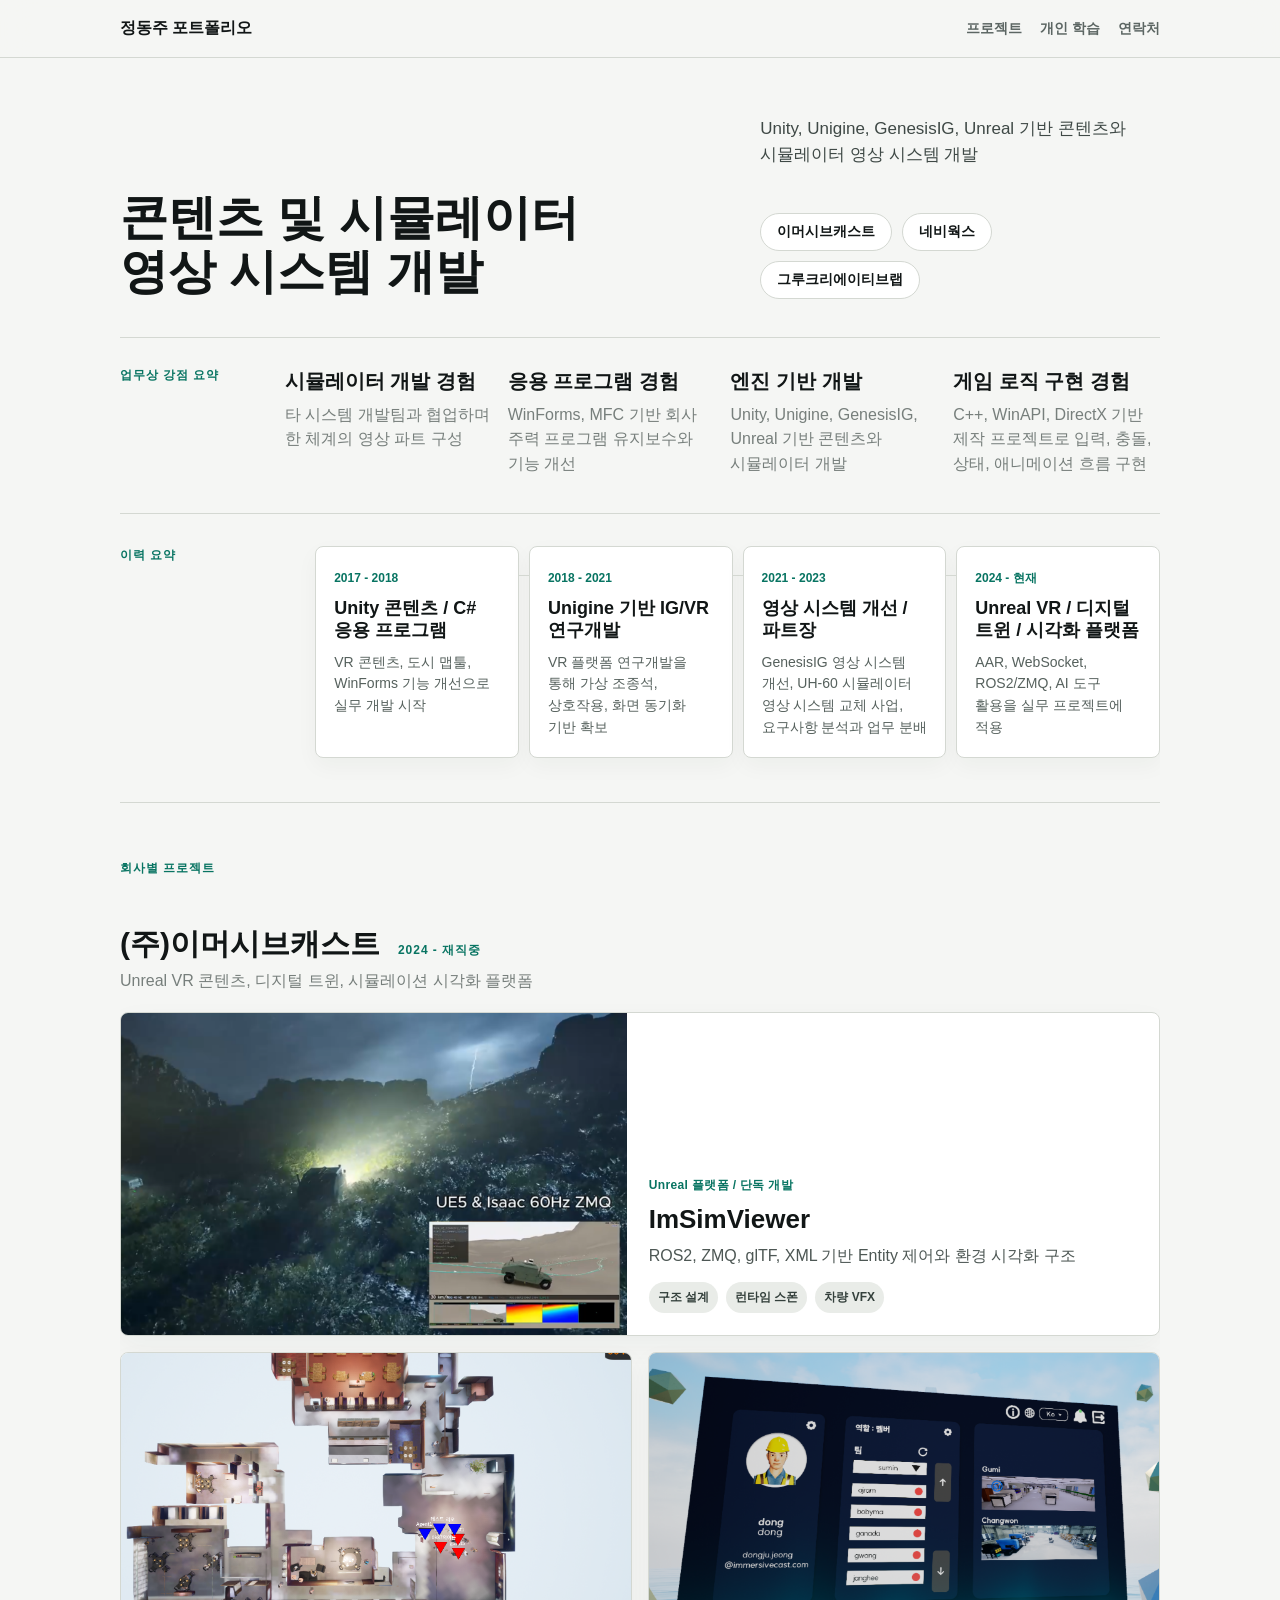
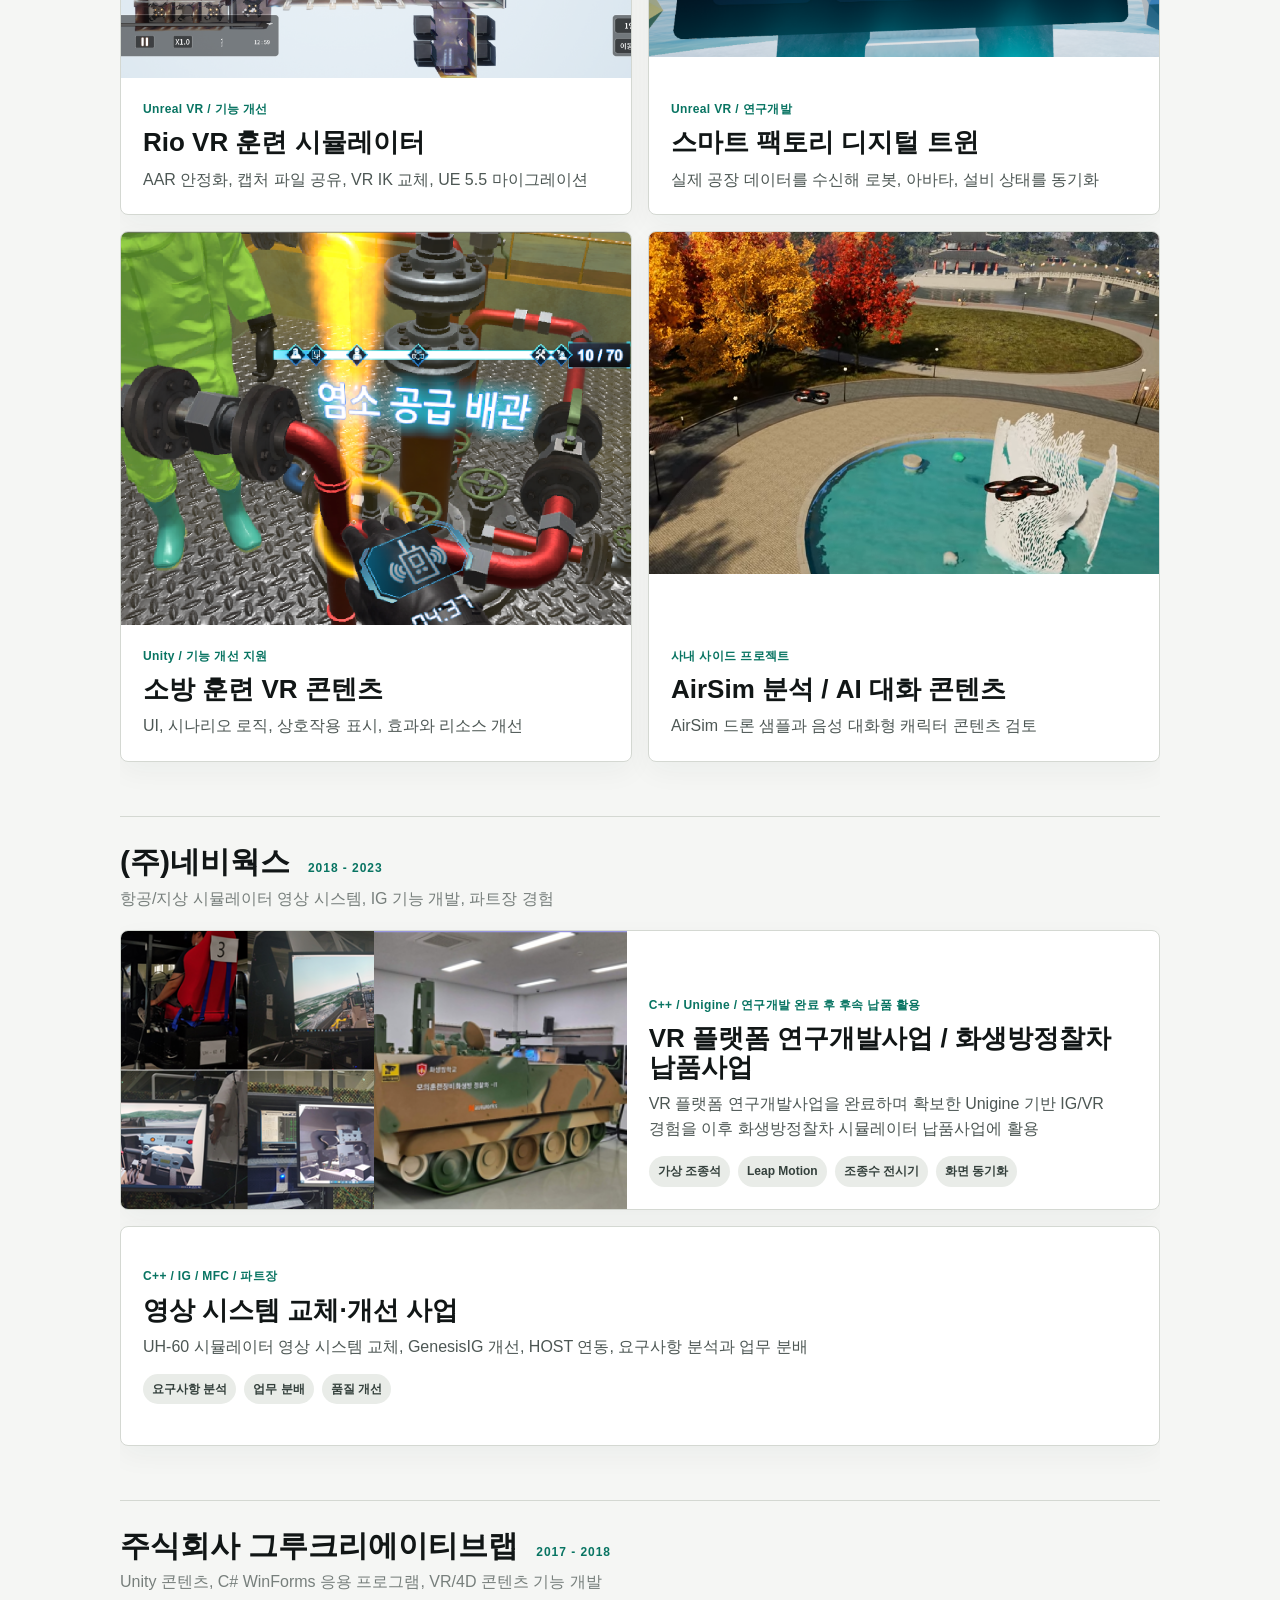
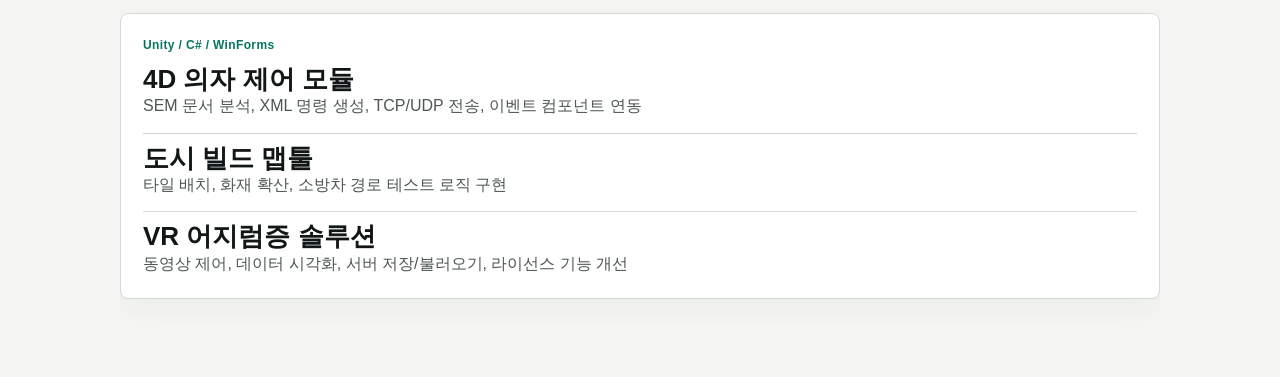
<file: index.html>
﻿<!doctype html>
<html lang="ko">
  <head>
    <meta charset="utf-8" />
    <meta name="viewport" content="width=device-width, initial-scale=1" />
    <title>정동주 포트폴리오</title>
    <link rel="stylesheet" href="styles.css?v=44" />
  </head>
  <body>
    <header class="site-nav">
      <a class="brand" href="index.html">정동주 포트폴리오</a>
      <nav aria-label="주요 메뉴">
        <a href="index.html">프로젝트</a>
        <a href="projects/personal-learning.html">개인 학습</a>
        <a href="contact.html">연락처</a>
      </nav>
    </header>

    <main class="portfolio-home">
      <section class="portfolio-hero">
        <div>
          <h1>
            <span>콘텐츠 및 시뮬레이터</span>
            <span>영상 시스템 개발</span>
          </h1>
        </div>
        <div class="hero-brief">
          <p>Unity, Unigine, GenesisIG, Unreal 기반 콘텐츠와 시뮬레이터 영상 시스템 개발</p>
          <div class="quick-links">
            <a class="pill" href="#immersivecast">이머시브캐스트</a>
            <a class="pill" href="#naviworks">네비웍스</a>
            <a class="pill" href="#groove">그루크리에이티브랩</a>
          </div>
        </div>
      </section>

      <section class="hero-strength">
        <p class="kicker">업무상 강점 요약</p>
        <div>
          <strong>시뮬레이터 개발 경험</strong>
          <span>타 시스템 개발팀과 협업하며 한 체계의 영상 파트 구성</span>
        </div>
        <div>
          <strong>응용 프로그램 경험</strong>
          <span>WinForms, MFC 기반 회사 주력 프로그램 유지보수와 기능 개선</span>
        </div>
        <div>
          <strong>엔진 기반 개발</strong>
          <span>Unity, Unigine, GenesisIG, Unreal 기반 콘텐츠와 시뮬레이터 개발</span>
        </div>
        <div>
          <strong>게임 로직 구현 경험</strong>
          <span>C++, WinAPI, DirectX 기반 제작 프로젝트로 입력, 충돌, 상태, 애니메이션 흐름 구현</span>
        </div>
      </section>

      <section class="career-map" aria-label="이력 요약">
        <p class="kicker">이력 요약</p>
        <div class="career-rail">
          <article>
            <span>2017 - 2018</span>
            <strong>Unity 콘텐츠 / C# 응용 프로그램</strong>
            <p>VR 콘텐츠, 도시 맵툴, WinForms 기능 개선으로 실무 개발 시작</p>
          </article>
          <article>
            <span>2018 - 2021</span>
            <strong>Unigine 기반 IG/VR 연구개발</strong>
            <p>VR 플랫폼 연구개발을 통해 가상 조종석, 상호작용, 화면 동기화 기반 확보</p>
          </article>
          <article>
            <span>2021 - 2023</span>
            <strong>영상 시스템 개선 / 파트장</strong>
            <p>GenesisIG 영상 시스템 개선, UH-60 시뮬레이터 영상 시스템 교체 사업, 요구사항 분석과 업무 분배</p>
          </article>
          <article>
            <span>2024 - 현재</span>
            <strong>Unreal VR / 디지털 트윈 / 시각화 플랫폼</strong>
            <p>AAR, WebSocket, ROS2/ZMQ, AI 도구 활용을 실무 프로젝트에 적용</p>
          </article>
        </div>
      </section>

      <section id="projects" class="portfolio-section">
        <div class="section-title compact">
          <p class="kicker">회사별 프로젝트</p>
        </div>

        <section id="immersivecast" class="company-block">
          <div class="company-title">
            <h3>(주)이머시브캐스트</h3>
            <p class="kicker">2024 - 재직중</p>
            <span>Unreal VR 콘텐츠, 디지털 트윈, 시뮬레이션 시각화 플랫폼</span>
          </div>

        <div class="work-grid">
          <a class="work-card wide" href="projects/imsimviewer.html">
              <img src="assets/imsimviewer-demo.png" alt="ImSimViewer 시연 화면" />
            <div class="work-copy">
              <small>Unreal 플랫폼 / 단독 개발</small>
              <h3>ImSimViewer</h3>
              <p>ROS2, ZMQ, glTF, XML 기반 Entity 제어와 환경 시각화 구조</p>
              <ul>
                <li>구조 설계</li>
                <li>런타임 스폰</li>
                <li>차량 VFX</li>
              </ul>
            </div>
          </a>

          <a class="work-card" href="projects/rio.html">
            <img src="assets/provided/rio-aar.png" alt="Rio AAR 화면" />
            <div class="work-copy">
              <small>Unreal VR / 기능 개선</small>
              <h3>Rio VR 훈련 시뮬레이터</h3>
              <p>AAR 안정화, 캡처 파일 공유, VR IK 교체, UE 5.5 마이그레이션</p>
            </div>
          </a>

          <a class="work-card" href="projects/smart-factory.html">
            <img src="assets/provided/smart-factory-lobby.png" alt="스마트 팩토리 VR 로비 화면" />
            <div class="work-copy">
              <small>Unreal VR / 연구개발</small>
              <h3>스마트 팩토리 디지털 트윈</h3>
              <p>실제 공장 데이터를 수신해 로봇, 아바타, 설비 상태를 동기화</p>
            </div>
          </a>

            <a class="work-card" href="projects/fire-training.html">
              <img src="assets/provided/fire-training.png" alt="소방 훈련 VR 콘텐츠 화면" />
            <div class="work-copy">
                <small>Unity / 기능 개선 지원</small>
                <h3>소방 훈련 VR 콘텐츠</h3>
                <p>UI, 시나리오 로직, 상호작용 표시, 효과와 리소스 개선</p>
            </div>
            </a>

            <a class="work-card" href="projects/internal-rd.html">
              <img src="assets/provided/airsim-drone-thumb.png" alt="AirSim 드론 샘플 화면" />
              <div class="work-copy">
                <small>사내 사이드 프로젝트</small>
                <h3>AirSim 분석 / AI 대화 콘텐츠</h3>
                <p>AirSim 드론 샘플과 음성 대화형 캐릭터 콘텐츠 검토</p>
              </div>
            </a>
          </div>
        </section>

        <section id="naviworks" class="company-block">
          <div class="company-title">
            <h3>(주)네비웍스</h3>
            <p class="kicker">2018 - 2023</p>
            <span>항공/지상 시뮬레이터 영상 시스템, IG 기능 개발, 파트장 경험</span>
          </div>

          <div class="work-grid">
            <a class="work-card wide" href="projects/simulator-systems.html">
              <div class="thumbnail-pair">
                <img src="assets/ppt/24.png" alt="VR 플랫폼 연구개발 시연 환경" />
                <img src="assets/ppt/22.png" alt="화생방정찰차 시뮬레이터 전차 장비 사진" />
              </div>
              <div class="work-copy">
                <small>C++ / Unigine / 연구개발 완료 후 후속 납품 활용</small>
                <h3>VR 플랫폼 연구개발사업 / 화생방정찰차 납품사업</h3>
                <p>VR 플랫폼 연구개발사업을 완료하며 확보한 Unigine 기반 IG/VR 경험을 이후 화생방정찰차 시뮬레이터 납품사업에 활용</p>
                <ul>
                  <li>가상 조종석</li>
                  <li>Leap Motion</li>
                  <li>조종수 전시기</li>
                  <li>화면 동기화</li>
                </ul>
              </div>
            </a>

            <a class="work-card wide text-only" href="projects/video-system.html">
              <div class="work-copy">
                <small>C++ / IG / MFC / 파트장</small>
                <h3>영상 시스템 교체·개선 사업</h3>
                <p>UH-60 시뮬레이터 영상 시스템 교체, GenesisIG 개선, HOST 연동, 요구사항 분석과 업무 분배</p>
                <ul>
                  <li>요구사항 분석</li>
                  <li>업무 분배</li>
                  <li>품질 개선</li>
                </ul>
              </div>
            </a>
          </div>
        </section>

        <section id="groove" class="company-block">
          <div class="company-title">
            <h3>주식회사 그루크리에이티브랩</h3>
            <p class="kicker">2017 - 2018</p>
            <span>Unity 콘텐츠, C# WinForms 응용 프로그램, VR/4D 콘텐츠 기능 개발</span>
          </div>

          <div class="work-grid">
            <a class="work-card wide text-only" href="projects/early-work.html">
              <div class="work-copy grouped-list">
                <small>Unity / C# / WinForms</small>
                <div>
                  <h3>4D 의자 제어 모듈</h3>
                  <p>SEM 문서 분석, XML 명령 생성, TCP/UDP 전송, 이벤트 컴포넌트 연동</p>
                </div>
                <div>
                  <h3>도시 빌드 맵툴</h3>
                  <p>타일 배치, 화재 확산, 소방차 경로 테스트 로직 구현</p>
                </div>
                <div>
                  <h3>VR 어지럼증 솔루션</h3>
                  <p>동영상 제어, 데이터 시각화, 서버 저장/불러오기, 라이선스 기능 개선</p>
                </div>
              </div>
            </a>
          </div>
        </section>
      </section>
    </main>
  </body>
</html>
</file>
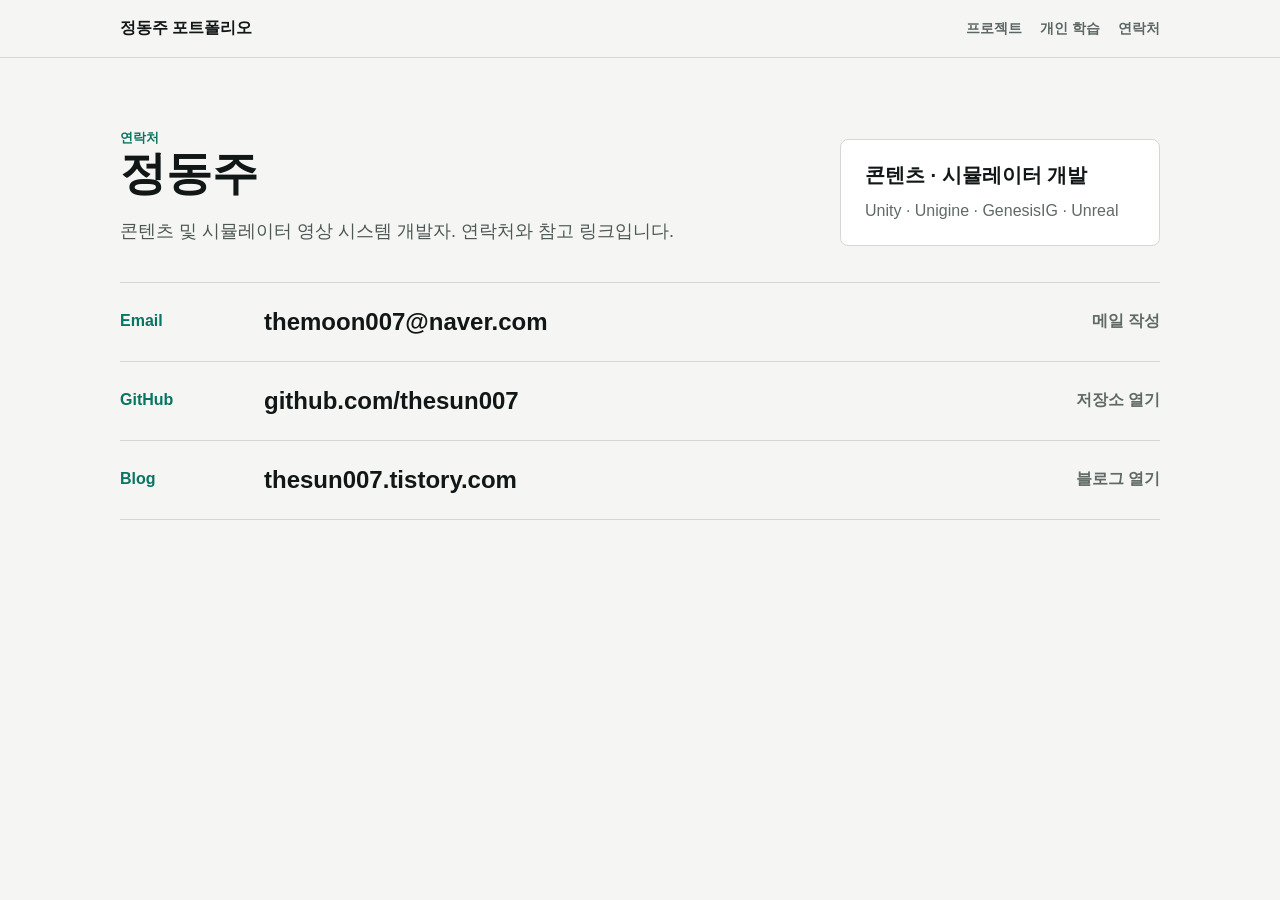
<file: contact.html>
<!doctype html>
<html lang="ko">
  <head>
    <meta charset="utf-8" />
    <meta name="viewport" content="width=device-width, initial-scale=1" />
    <title>연락처 - 정동주 포트폴리오</title>
    <link rel="stylesheet" href="styles.css?v=17" />
  </head>
  <body>
    <header class="site-nav">
      <a class="brand" href="index.html">정동주 포트폴리오</a>
      <nav aria-label="주요 메뉴">
        <a href="index.html">프로젝트</a>
        <a href="projects/personal-learning.html">개인 학습</a>
        <a href="contact.html">연락처</a>
      </nav>
    </header>

    <main class="case-page">
      <section class="case-hero">
        <div>
          <p class="kicker">연락처</p>
          <h1>정동주</h1>
          <p>콘텐츠 및 시뮬레이터 영상 시스템 개발자. 연락처와 참고 링크입니다.</p>
        </div>
        <aside class="contact-note">
          <strong>콘텐츠 · 시뮬레이터 개발</strong>
          <span>Unity · Unigine · GenesisIG · Unreal</span>
        </aside>
      </section>

      <section class="contact-list" aria-label="연락 링크">
        <a class="contact-row" href="mailto:themoon007@naver.com">
          <span>Email</span>
          <strong>themoon007@naver.com</strong>
          <em>메일 작성</em>
        </a>
        <a class="contact-row" href="https://github.com/thesun007" target="_blank" rel="noopener">
          <span>GitHub</span>
          <strong>github.com/thesun007</strong>
          <em>저장소 열기</em>
        </a>
        <a class="contact-row" href="https://thesun007.tistory.com/" target="_blank" rel="noopener">
          <span>Blog</span>
          <strong>thesun007.tistory.com</strong>
          <em>블로그 열기</em>
        </a>
      </section>
    </main>
  </body>
</html>
</file>
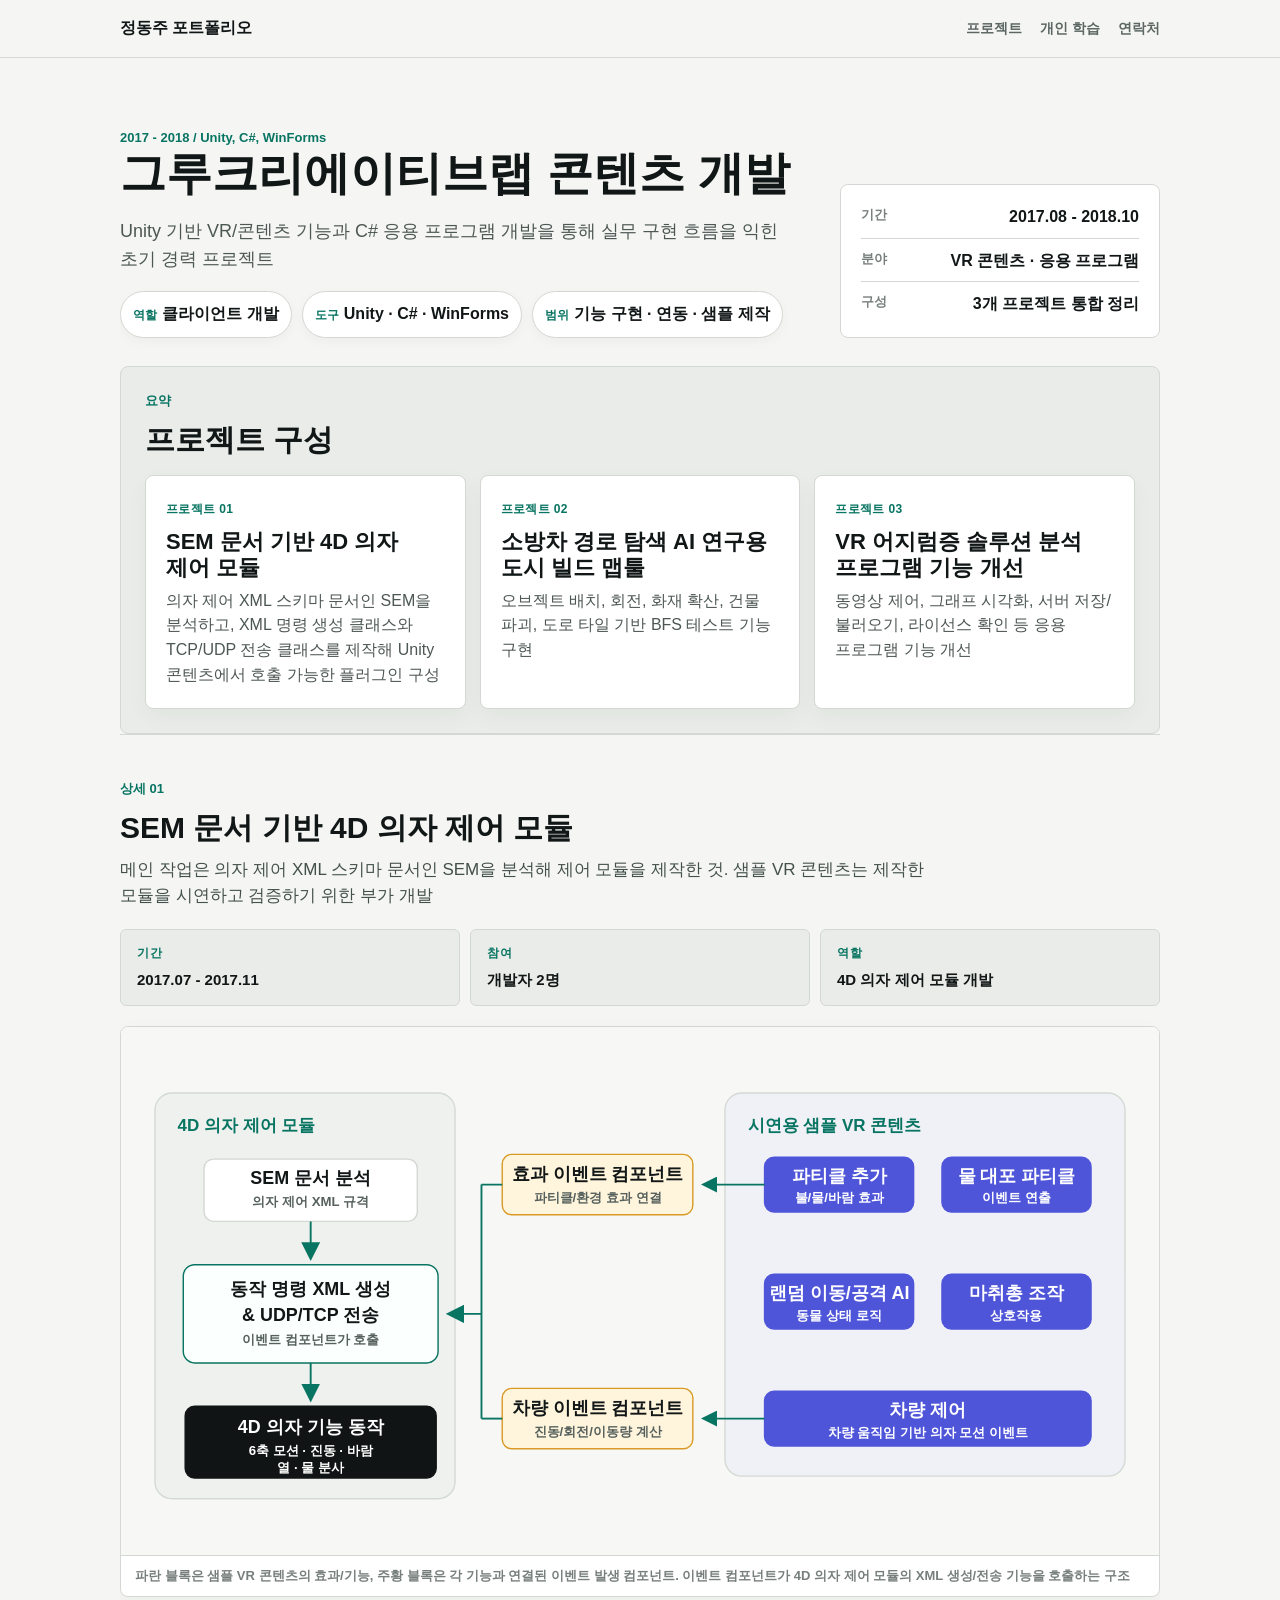
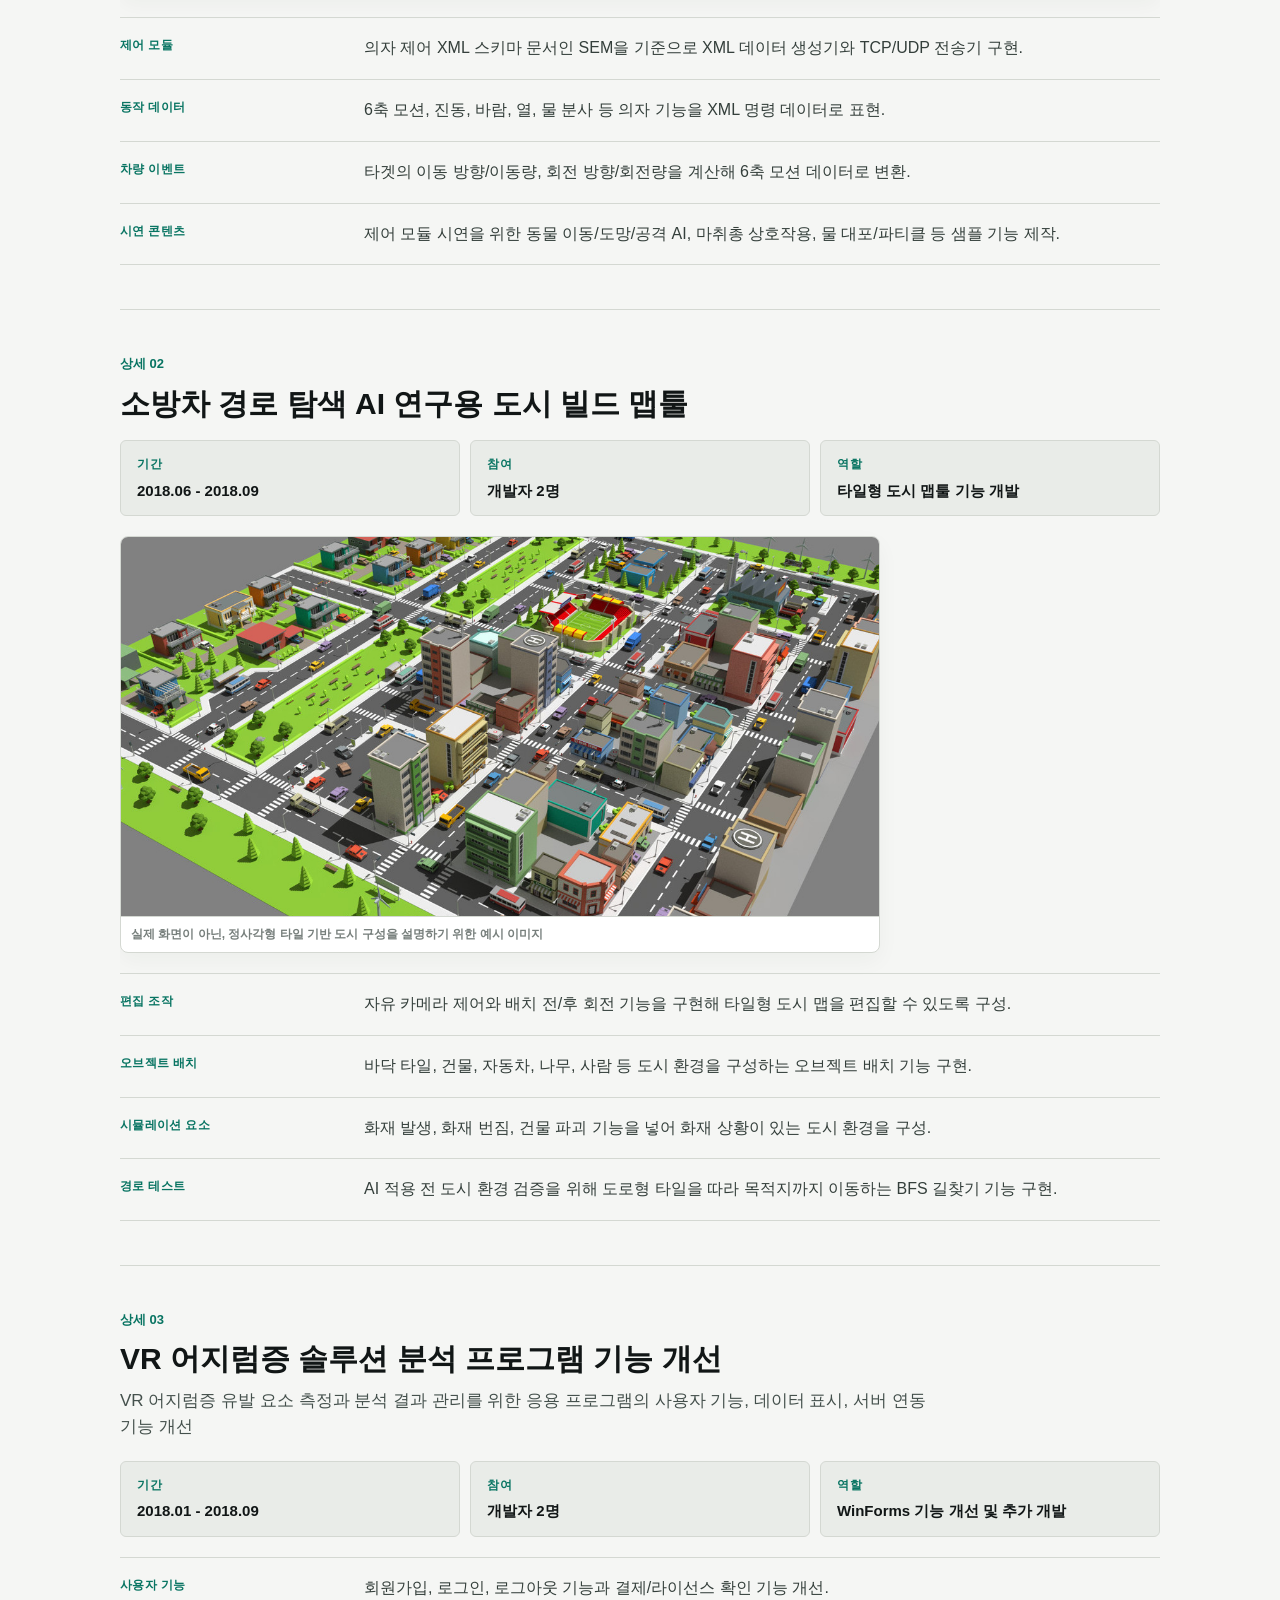
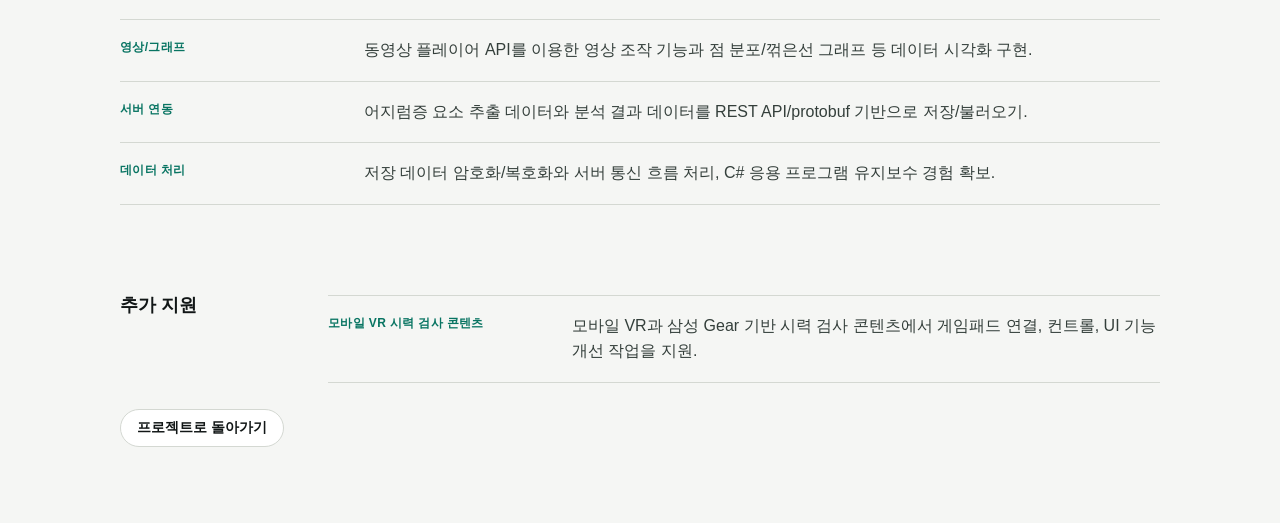
<file: projects/early-work.html>
<!doctype html>
<html lang="ko">
  <head>
    <meta charset="utf-8" />
    <meta name="viewport" content="width=device-width, initial-scale=1" />
    <title>그루크리에이티브랩 콘텐츠 개발 - 정동주</title>
    <link rel="stylesheet" href="../styles.css?v=31" />
  </head>
  <body>
    <header class="site-nav">
      <a class="brand" href="../index.html">정동주 포트폴리오</a>
      <nav aria-label="주요 메뉴">
        <a href="../index.html">프로젝트</a>
        <a href="personal-learning.html">개인 학습</a>
        <a href="../contact.html">연락처</a>
      </nav>
    </header>

    <main class="case-page">
      <section class="case-hero">
        <div>
          <p class="kicker">2017 - 2018 / Unity, C#, WinForms</p>
          <h1>그루크리에이티브랩 콘텐츠 개발</h1>
          <p>Unity 기반 VR/콘텐츠 기능과 C# 응용 프로그램 개발을 통해 실무 구현 흐름을 익힌 초기 경력 프로젝트</p>
          <div class="project-facts">
            <div><span>역할</span> 클라이언트 개발</div>
            <div><span>도구</span> Unity · C# · WinForms</div>
            <div><span>범위</span> 기능 구현 · 연동 · 샘플 제작</div>
          </div>
        </div>
        <aside class="case-meta">
          <div><span>기간</span><strong>2017.08 - 2018.10</strong></div>
          <div><span>분야</span><strong>VR 콘텐츠 · 응용 프로그램</strong></div>
          <div><span>구성</span><strong>3개 프로젝트 통합 정리</strong></div>
        </aside>
      </section>

      <section class="labeled-block">
        <div class="block-heading">
          <p class="kicker">요약</p>
          <h2>프로젝트 구성</h2>
        </div>
        <div class="summary-grid">
          <article class="summary-tile">
            <span>프로젝트 01</span>
            <strong>SEM 문서 기반 4D 의자 제어 모듈</strong>
            <p>의자 제어 XML 스키마 문서인 SEM을 분석하고, XML 명령 생성 클래스와 TCP/UDP 전송 클래스를 제작해 Unity 콘텐츠에서 호출 가능한 플러그인 구성</p>
          </article>
          <article class="summary-tile">
            <span>프로젝트 02</span>
            <strong>소방차 경로 탐색 AI 연구용 도시 빌드 맵툴</strong>
            <p>오브젝트 배치, 회전, 화재 확산, 건물 파괴, 도로 타일 기반 BFS 테스트 기능 구현</p>
          </article>
          <article class="summary-tile">
            <span>프로젝트 03</span>
            <strong>VR 어지럼증 솔루션 분석 프로그램 기능 개선</strong>
            <p>동영상 제어, 그래프 시각화, 서버 저장/불러오기, 라이선스 확인 등 응용 프로그램 기능 개선</p>
          </article>
        </div>
      </section>

      <section class="project-case">
        <div class="project-case-title">
          <p class="kicker">상세 01</p>
          <h2>SEM 문서 기반 4D 의자 제어 모듈</h2>
          <p>메인 작업은 의자 제어 XML 스키마 문서인 SEM을 분석해 제어 모듈을 제작한 것. 샘플 VR 콘텐츠는 제작한 모듈을 시연하고 검증하기 위한 부가 개발</p>
        </div>
        <div class="project-overview">
          <div><span>기간</span><strong>2017.07 - 2017.11</strong></div>
          <div><span>참여</span><strong>개발자 2명</strong></div>
          <div><span>역할</span><strong>4D 의자 제어 모듈 개발</strong></div>
        </div>
        <figure class="system-figure" aria-label="4D 의자 제어 모듈 동작 구성도">
          <svg viewBox="0 0 1100 560" role="img">
            <defs>
              <marker id="arrow" markerWidth="10" markerHeight="10" refX="8" refY="5" orient="auto">
                <path d="M0,0 L10,5 L0,10 Z" />
              </marker>
            </defs>

            <rect class="zone core" x="36" y="70" width="318" height="430" rx="18" />
            <text class="zone-label" x="60" y="110">4D 의자 제어 모듈</text>

            <rect class="zone demo" x="640" y="70" width="424" height="406" rx="18" />
            <text class="zone-label" x="664" y="110">시연용 샘플 VR 콘텐츠</text>

            <rect class="box light" x="88" y="140" width="226" height="66" rx="10" />
            <text class="box-title" x="201" y="166" text-anchor="middle">SEM 문서 분석</text>
            <text class="box-sub" x="201" y="190" text-anchor="middle">의자 제어 XML 규격</text>

            <rect class="box primary" x="66" y="252" width="270" height="104" rx="12" />
            <text class="box-title" x="201" y="284" text-anchor="middle">동작 명령 XML 생성</text>
            <text class="box-title" x="201" y="312" text-anchor="middle">&amp; UDP/TCP 전송</text>
            <text class="box-sub" x="201" y="336" text-anchor="middle">이벤트 컴포넌트가 호출</text>

            <rect class="box dark" x="68" y="402" width="266" height="76" rx="10" />
            <text class="box-title invert" x="201" y="430" text-anchor="middle">4D 의자 기능 동작</text>
            <text class="box-sub invert" x="201" y="454" text-anchor="middle">6축 모션 · 진동 · 바람</text>
            <text class="box-sub invert" x="201" y="472" text-anchor="middle">열 · 물 분사</text>

            <rect class="box event" x="404" y="135" width="202" height="64" rx="10" />
            <text class="box-title" x="505" y="162" text-anchor="middle">효과 이벤트 컴포넌트</text>
            <text class="box-sub" x="505" y="185" text-anchor="middle">파티클/환경 효과 연결</text>

            <rect class="box event" x="404" y="383" width="202" height="64" rx="10" />
            <text class="box-title" x="505" y="410" text-anchor="middle">차량 이벤트 컴포넌트</text>
            <text class="box-sub" x="505" y="433" text-anchor="middle">진동/회전/이동량 계산</text>

            <rect class="box sample" x="682" y="138" width="158" height="58" rx="10" />
            <text class="box-title invert" x="761" y="164" text-anchor="middle">파티클 추가</text>
            <text class="box-sub invert" x="761" y="186" text-anchor="middle">불/물/바람 효과</text>

            <rect class="box sample" x="870" y="138" width="158" height="58" rx="10" />
            <text class="box-title invert" x="949" y="164" text-anchor="middle">물 대포 파티클</text>
            <text class="box-sub invert" x="949" y="186" text-anchor="middle">이벤트 연출</text>

            <rect class="box sample" x="682" y="262" width="158" height="58" rx="10" />
            <text class="box-title invert" x="761" y="288" text-anchor="middle">랜덤 이동/공격 AI</text>
            <text class="box-sub invert" x="761" y="310" text-anchor="middle">동물 상태 로직</text>

            <rect class="box sample" x="870" y="262" width="158" height="58" rx="10" />
            <text class="box-title invert" x="949" y="288" text-anchor="middle">마취총 조작</text>
            <text class="box-sub invert" x="949" y="310" text-anchor="middle">상호작용</text>

            <rect class="box sample" x="682" y="386" width="346" height="58" rx="10" />
            <text class="box-title invert" x="855" y="412" text-anchor="middle">차량 제어</text>
            <text class="box-sub invert" x="855" y="434" text-anchor="middle">차량 움직임 기반 의자 모션 이벤트</text>

            <path class="link" d="M201 206 L201 244" />
            <path class="link" d="M201 356 L201 394" />
            <path class="link thin" d="M682 167 L618 167" />
            <path class="link thin" d="M682 415 L618 415" />
            <path class="link trunk" d="M382 167 L382 415" />
            <path class="link trunk" d="M404 167 L382 167" />
            <path class="link trunk" d="M404 415 L382 415" />
            <path class="link" d="M382 304 L348 304" />
          </svg>
          <figcaption>파란 블록은 샘플 VR 콘텐츠의 효과/기능, 주황 블록은 각 기능과 연결된 이벤트 발생 컴포넌트. 이벤트 컴포넌트가 4D 의자 제어 모듈의 XML 생성/전송 기능을 호출하는 구조</figcaption>
        </figure>
        <div class="case-list compact">
          <div class="case-row">
            <span>제어 모듈</span>
            <p>의자 제어 XML 스키마 문서인 SEM을 기준으로 XML 데이터 생성기와 TCP/UDP 전송기 구현.</p>
          </div>
          <div class="case-row">
            <span>동작 데이터</span>
            <p>6축 모션, 진동, 바람, 열, 물 분사 등 의자 기능을 XML 명령 데이터로 표현.</p>
          </div>
          <div class="case-row">
            <span>차량 이벤트</span>
            <p>타겟의 이동 방향/이동량, 회전 방향/회전량을 계산해 6축 모션 데이터로 변환.</p>
          </div>
          <div class="case-row">
            <span>시연 콘텐츠</span>
            <p>제어 모듈 시연을 위한 동물 이동/도망/공격 AI, 마취총 상호작용, 물 대포/파티클 등 샘플 기능 제작.</p>
          </div>
        </div>
      </section>

      <section class="project-case">
        <div class="project-case-title">
          <p class="kicker">상세 02</p>
          <h2>소방차 경로 탐색 AI 연구용 도시 빌드 맵툴</h2>
        </div>
        <div class="project-overview">
          <div><span>기간</span><strong>2018.06 - 2018.09</strong></div>
          <div><span>참여</span><strong>개발자 2명</strong></div>
          <div><span>역할</span><strong>타일형 도시 맵툴 기능 개발</strong></div>
        </div>
        <figure class="annotated-image">
          <img src="../assets/ppt/43.jpeg" alt="도시 빌드 맵툴 예시 에셋 이미지" />
          <figcaption>실제 화면이 아닌, 정사각형 타일 기반 도시 구성을 설명하기 위한 예시 이미지</figcaption>
        </figure>
        <div class="case-list compact">
          <div class="case-row">
            <span>편집 조작</span>
            <p>자유 카메라 제어와 배치 전/후 회전 기능을 구현해 타일형 도시 맵을 편집할 수 있도록 구성.</p>
          </div>
          <div class="case-row">
            <span>오브젝트 배치</span>
            <p>바닥 타일, 건물, 자동차, 나무, 사람 등 도시 환경을 구성하는 오브젝트 배치 기능 구현.</p>
          </div>
          <div class="case-row">
            <span>시뮬레이션 요소</span>
            <p>화재 발생, 화재 번짐, 건물 파괴 기능을 넣어 화재 상황이 있는 도시 환경을 구성.</p>
          </div>
          <div class="case-row">
            <span>경로 테스트</span>
            <p>AI 적용 전 도시 환경 검증을 위해 도로형 타일을 따라 목적지까지 이동하는 BFS 길찾기 기능 구현.</p>
          </div>
        </div>
      </section>

      <section class="project-case">
        <div class="project-case-title">
          <p class="kicker">상세 03</p>
          <h2>VR 어지럼증 솔루션 분석 프로그램 기능 개선</h2>
          <p>VR 어지럼증 유발 요소 측정과 분석 결과 관리를 위한 응용 프로그램의 사용자 기능, 데이터 표시, 서버 연동 기능 개선</p>
        </div>
        <div class="project-overview">
          <div><span>기간</span><strong>2018.01 - 2018.09</strong></div>
          <div><span>참여</span><strong>개발자 2명</strong></div>
          <div><span>역할</span><strong>WinForms 기능 개선 및 추가 개발</strong></div>
        </div>
        <div class="case-list compact">
          <div class="case-row">
            <span>사용자 기능</span>
            <p>회원가입, 로그인, 로그아웃 기능과 결제/라이선스 확인 기능 개선.</p>
          </div>
          <div class="case-row">
            <span>영상/그래프</span>
            <p>동영상 플레이어 API를 이용한 영상 조작 기능과 점 분포/꺾은선 그래프 등 데이터 시각화 구현.</p>
          </div>
          <div class="case-row">
            <span>서버 연동</span>
            <p>어지럼증 요소 추출 데이터와 분석 결과 데이터를 REST API/protobuf 기반으로 저장/불러오기.</p>
          </div>
          <div class="case-row">
            <span>데이터 처리</span>
            <p>저장 데이터 암호화/복호화와 서버 통신 흐름 처리, C# 응용 프로그램 유지보수 경험 확보.</p>
          </div>
        </div>
      </section>

      <section class="case-section">
        <h2>추가 지원</h2>
        <div class="case-list">
          <div class="case-row">
            <span>모바일 VR 시력 검사 콘텐츠</span>
            <p>모바일 VR과 삼성 Gear 기반 시력 검사 콘텐츠에서 게임패드 연결, 컨트롤, UI 기능 개선 작업을 지원.</p>
          </div>
        </div>
      </section>

      <nav class="next-link">
        <a class="pill" href="../index.html#groove">프로젝트로 돌아가기</a>
      </nav>
    </main>
  </body>
</html>
</file>
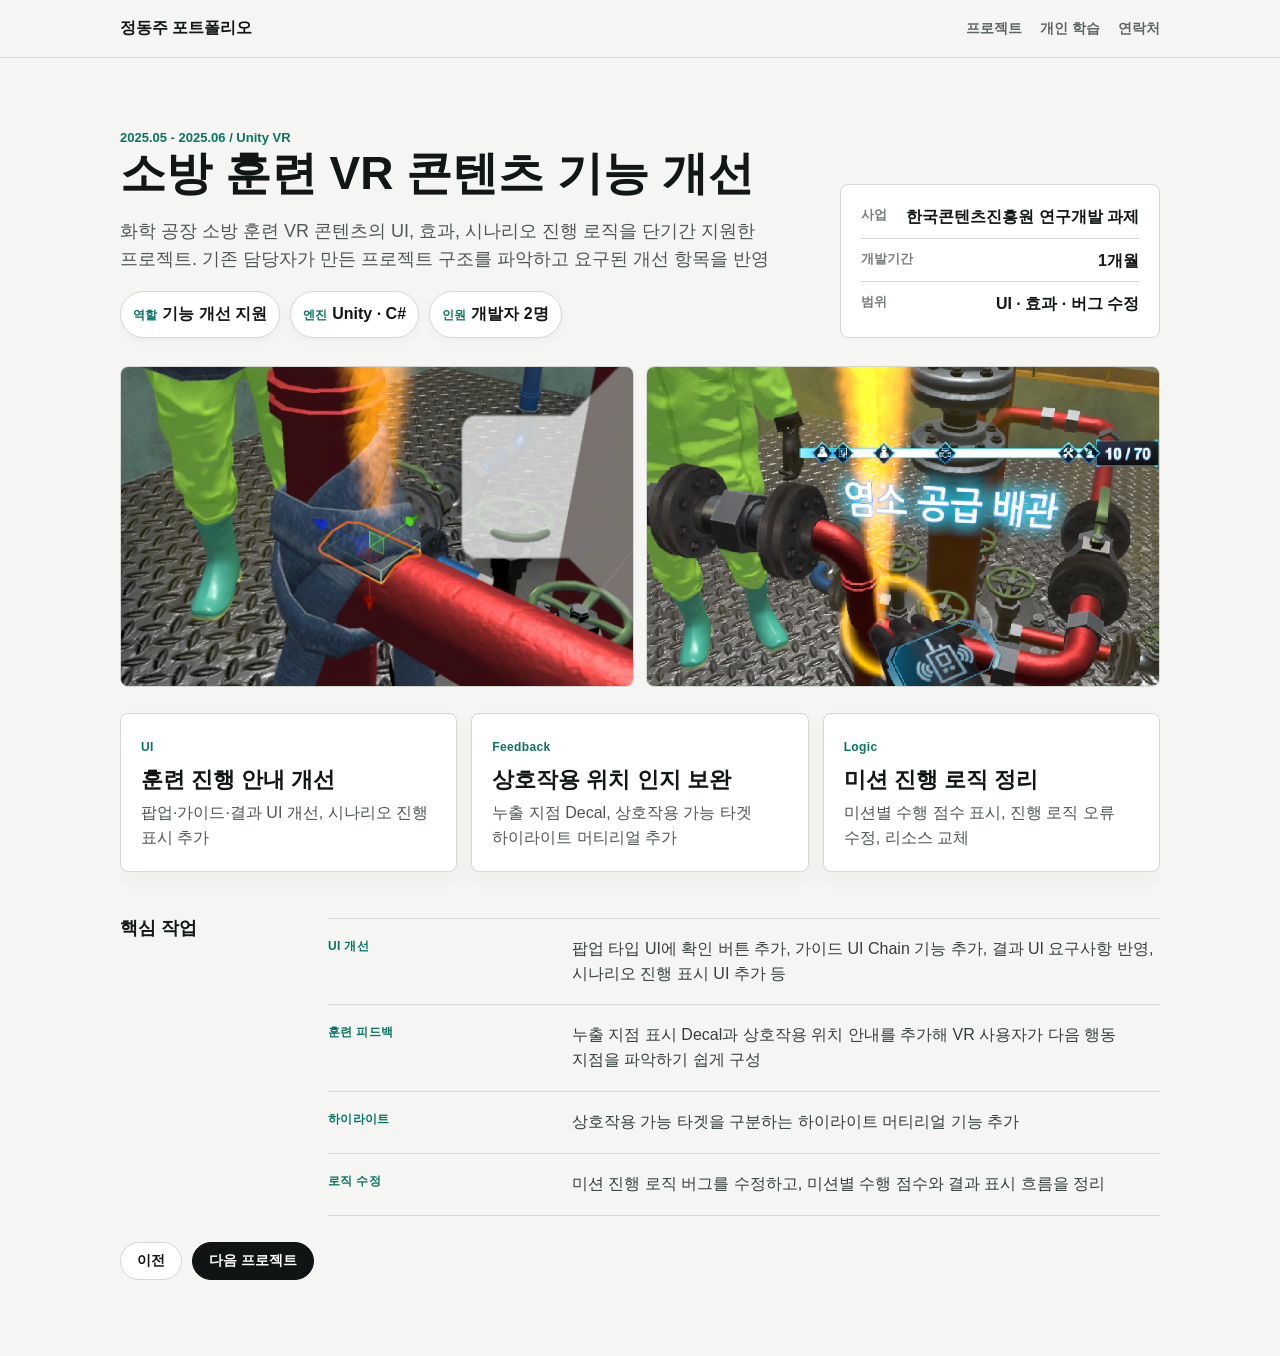
<file: projects/fire-training.html>
<!doctype html>
<html lang="ko">
  <head>
    <meta charset="utf-8" />
    <meta name="viewport" content="width=device-width, initial-scale=1" />
    <title>소방 훈련 VR 콘텐츠 - 정동주</title>
    <link rel="stylesheet" href="../styles.css?v=44" />
  </head>
  <body>
    <header class="site-nav">
      <a class="brand" href="../index.html">정동주 포트폴리오</a>
      <nav aria-label="주요 메뉴">
        <a href="../index.html">프로젝트</a>
        <a href="personal-learning.html">개인 학습</a>
        <a href="../contact.html">연락처</a>
      </nav>
    </header>

    <main class="case-page">
      <section class="case-hero">
        <div>
          <p class="kicker">2025.05 - 2025.06 / Unity VR</p>
          <h1>소방 훈련 VR 콘텐츠 기능 개선</h1>
          <p>화학 공장 소방 훈련 VR 콘텐츠의 UI, 효과, 시나리오 진행 로직을 단기간 지원한 프로젝트. 기존 담당자가 만든 프로젝트 구조를 파악하고 요구된 개선 항목을 반영</p>
          <div class="project-facts">
            <div><span>역할</span> 기능 개선 지원</div>
            <div><span>엔진</span> Unity · C#</div>
            <div><span>인원</span> 개발자 2명</div>
          </div>
        </div>
        <aside class="case-meta">
          <div><span>사업</span><strong>한국콘텐츠진흥원 연구개발 과제</strong></div>
          <div><span>개발기간</span><strong>1개월</strong></div>
          <div><span>범위</span><strong>UI · 효과 · 버그 수정</strong></div>
        </aside>
      </section>

      <section class="media-strip two">
        <img src="../assets/provided/fire-training-leak-marker.png" alt="소방 훈련 VR 누출 지점 표시 화면" />
        <img src="../assets/provided/fire-training.png" alt="소방 훈련 VR 콘텐츠 화면" />
      </section>

      <section class="summary-grid">
        <article class="summary-tile">
          <span>UI</span>
          <strong>훈련 진행 안내 개선</strong>
          <p>팝업·가이드·결과 UI 개선, 시나리오 진행 표시 추가</p>
        </article>
        <article class="summary-tile">
          <span>Feedback</span>
          <strong>상호작용 위치 인지 보완</strong>
          <p>누출 지점 Decal, 상호작용 가능 타겟 하이라이트 머티리얼 추가</p>
        </article>
        <article class="summary-tile">
          <span>Logic</span>
          <strong>미션 진행 로직 정리</strong>
          <p>미션별 수행 점수 표시, 진행 로직 오류 수정, 리소스 교체</p>
        </article>
      </section>

      <section class="case-section">
        <h2>핵심 작업</h2>
        <div class="case-list">
          <div class="case-row">
            <span>UI 개선</span>
            <p>팝업 타입 UI에 확인 버튼 추가, 가이드 UI Chain 기능 추가, 결과 UI 요구사항 반영, 시나리오 진행 표시 UI 추가 등</p>
          </div>
          <div class="case-row">
            <span>훈련 피드백</span>
            <p>누출 지점 표시 Decal과 상호작용 위치 안내를 추가해 VR 사용자가 다음 행동 지점을 파악하기 쉽게 구성</p>
          </div>
          <div class="case-row">
            <span>하이라이트</span>
            <p>상호작용 가능 타겟을 구분하는 하이라이트 머티리얼 기능 추가</p>
          </div>
          <div class="case-row">
            <span>로직 수정</span>
            <p>미션 진행 로직 버그를 수정하고, 미션별 수행 점수와 결과 표시 흐름을 정리</p>
          </div>
        </div>
      </section>

      <nav class="next-link">
        <a class="pill" href="smart-factory.html">이전</a>
        <a class="pill dark" href="internal-rd.html">다음 프로젝트</a>
      </nav>
    </main>
  </body>
</html>
</file>
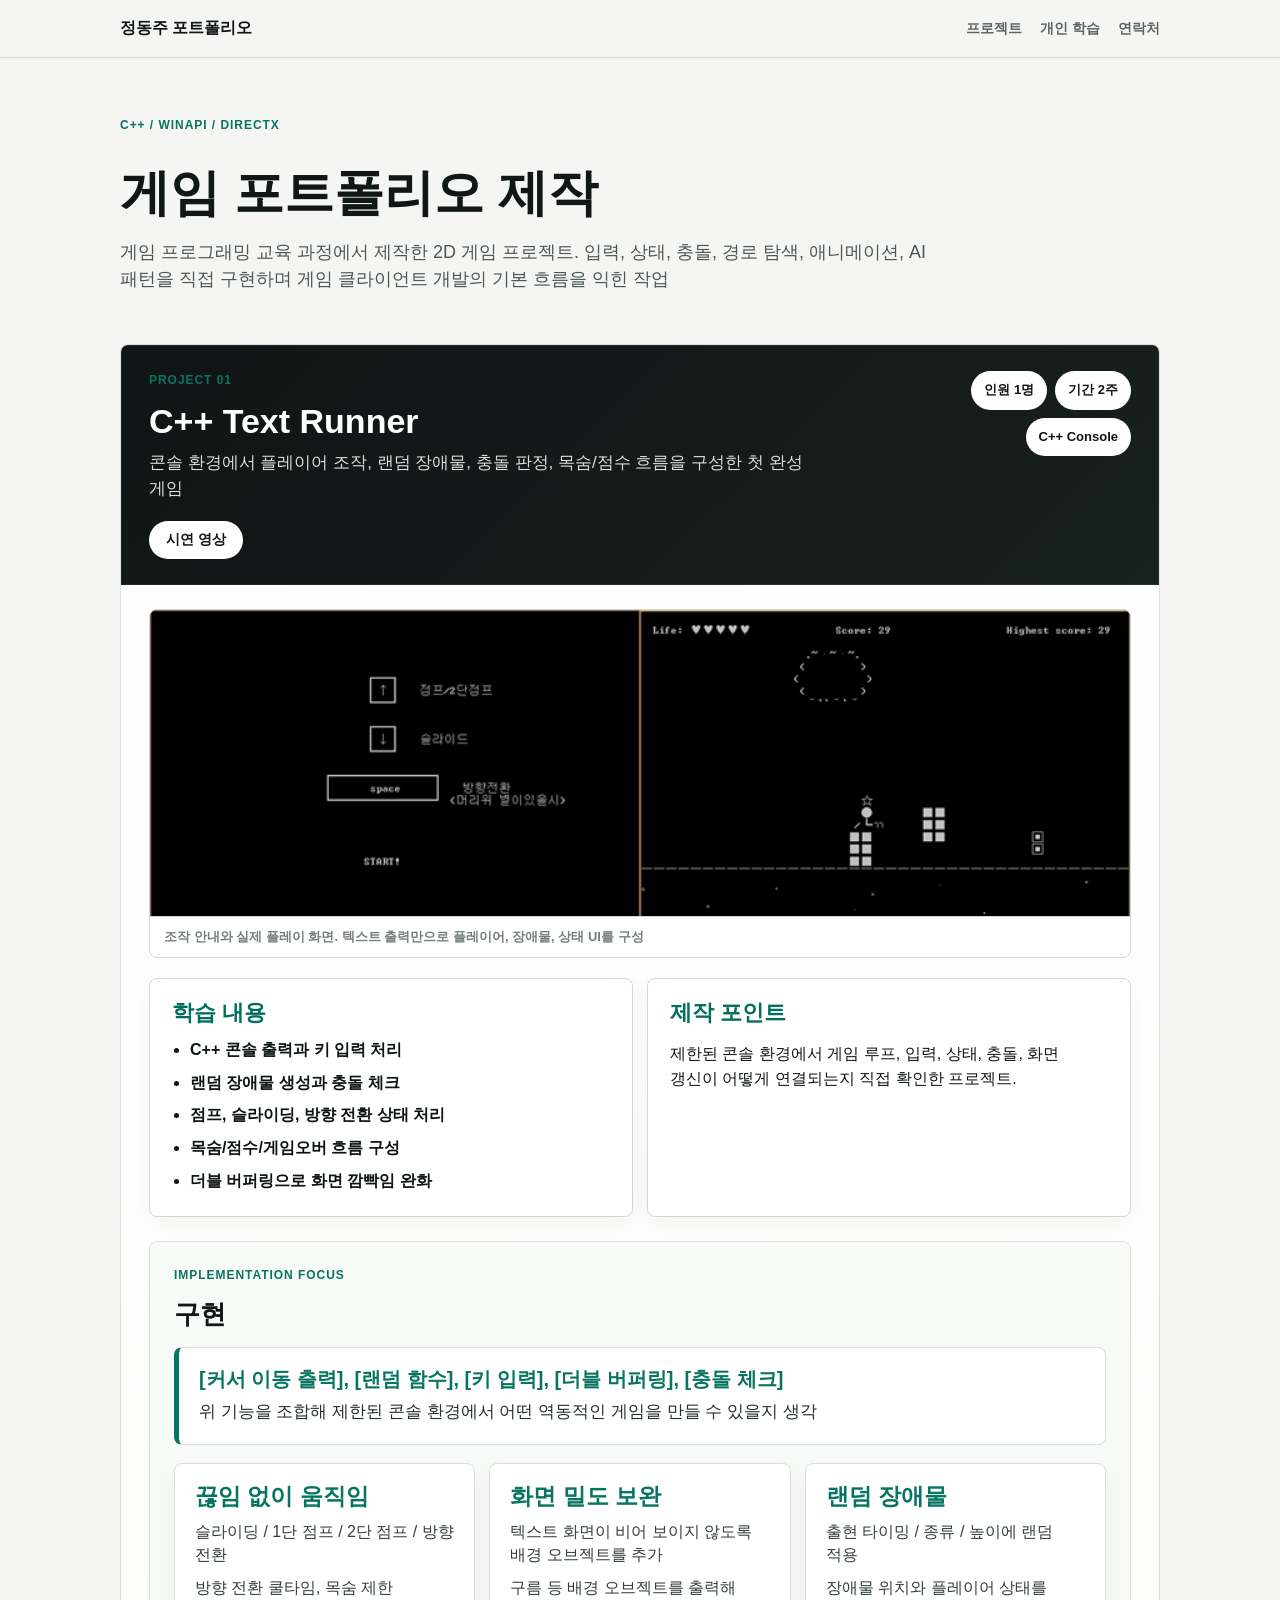
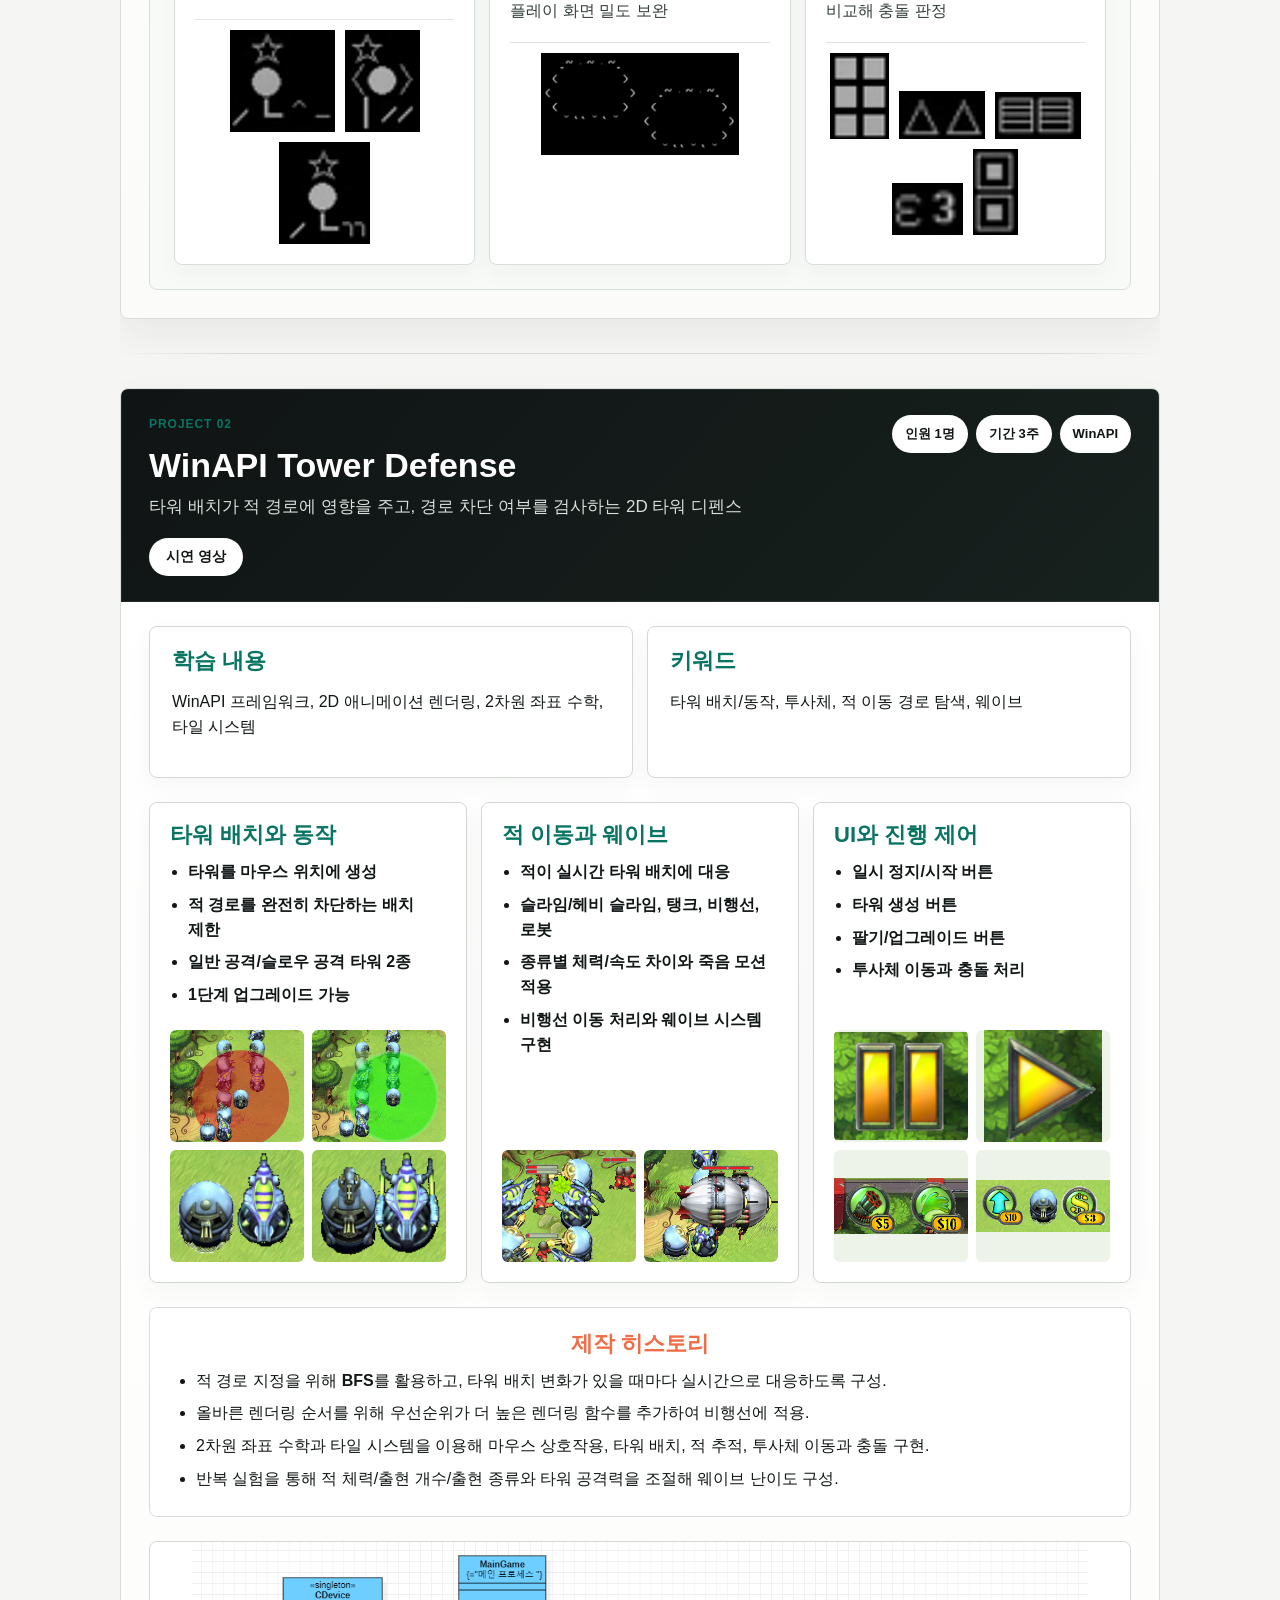
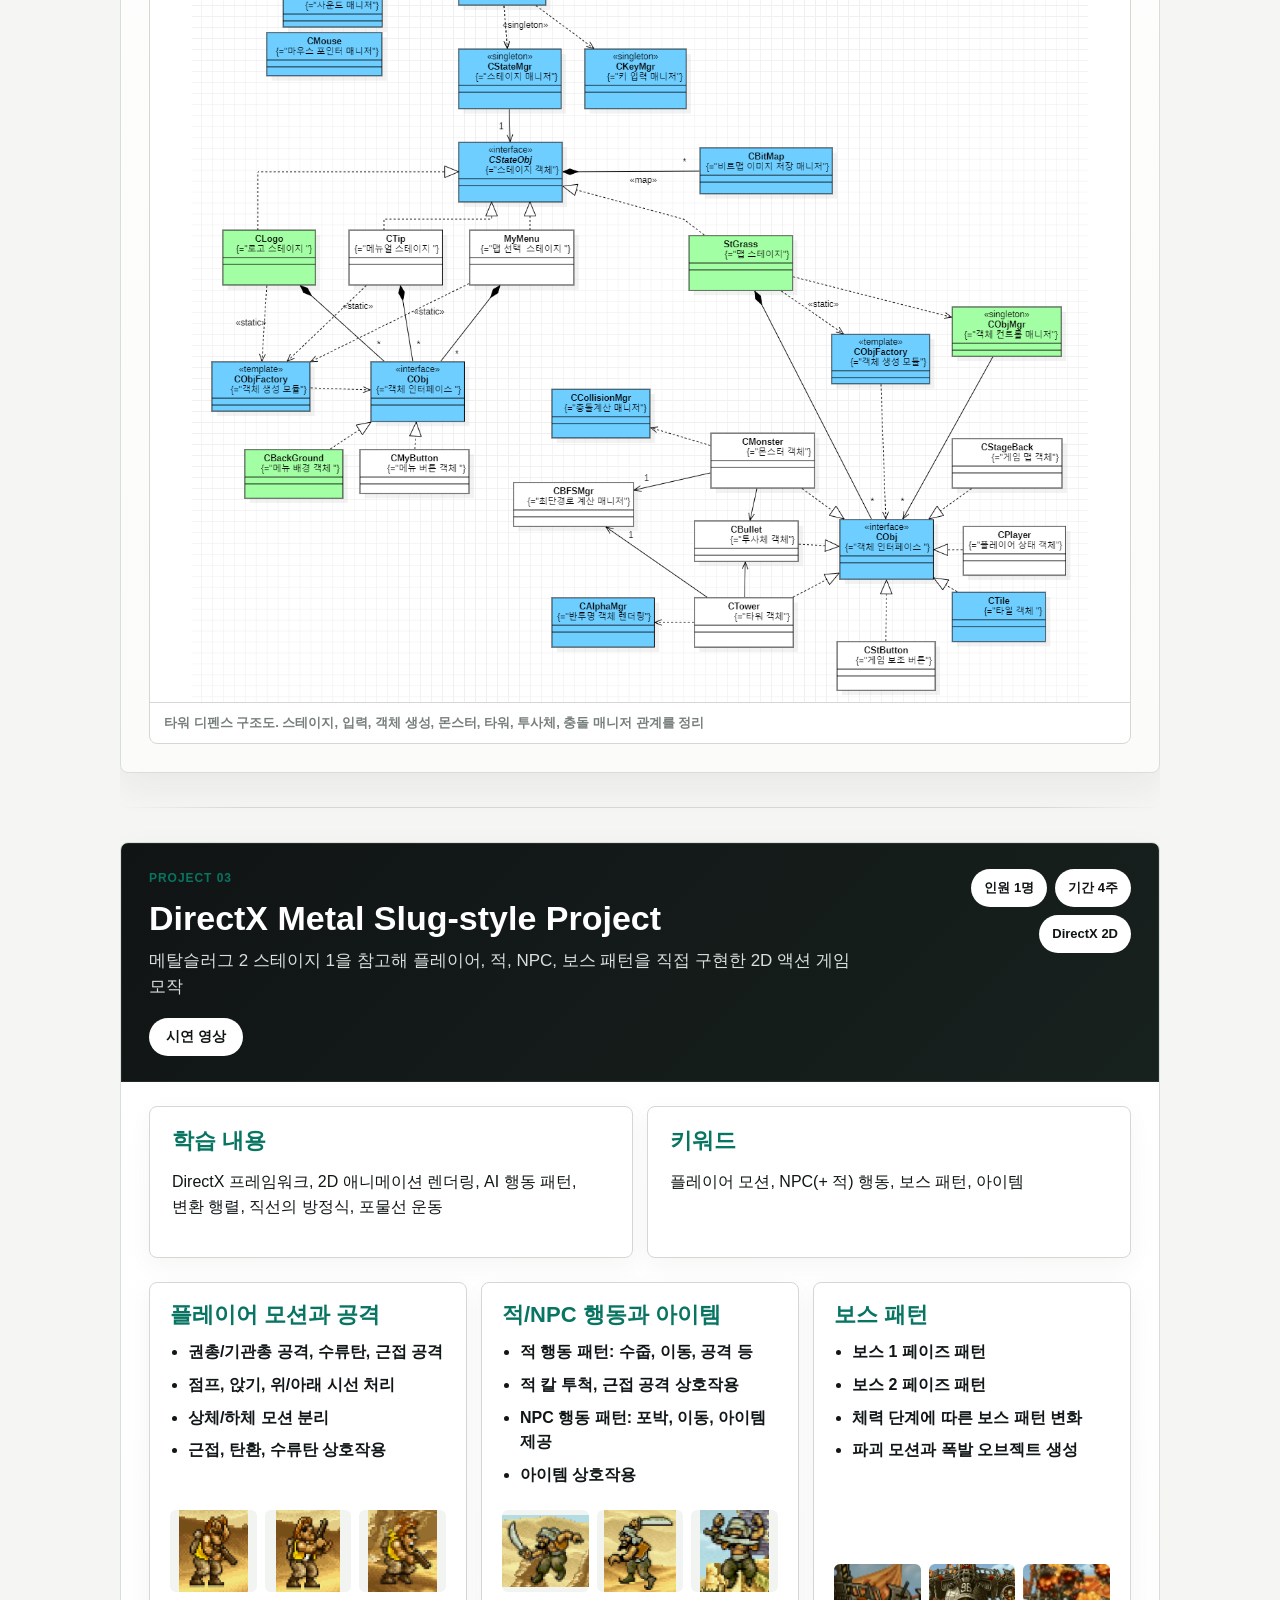
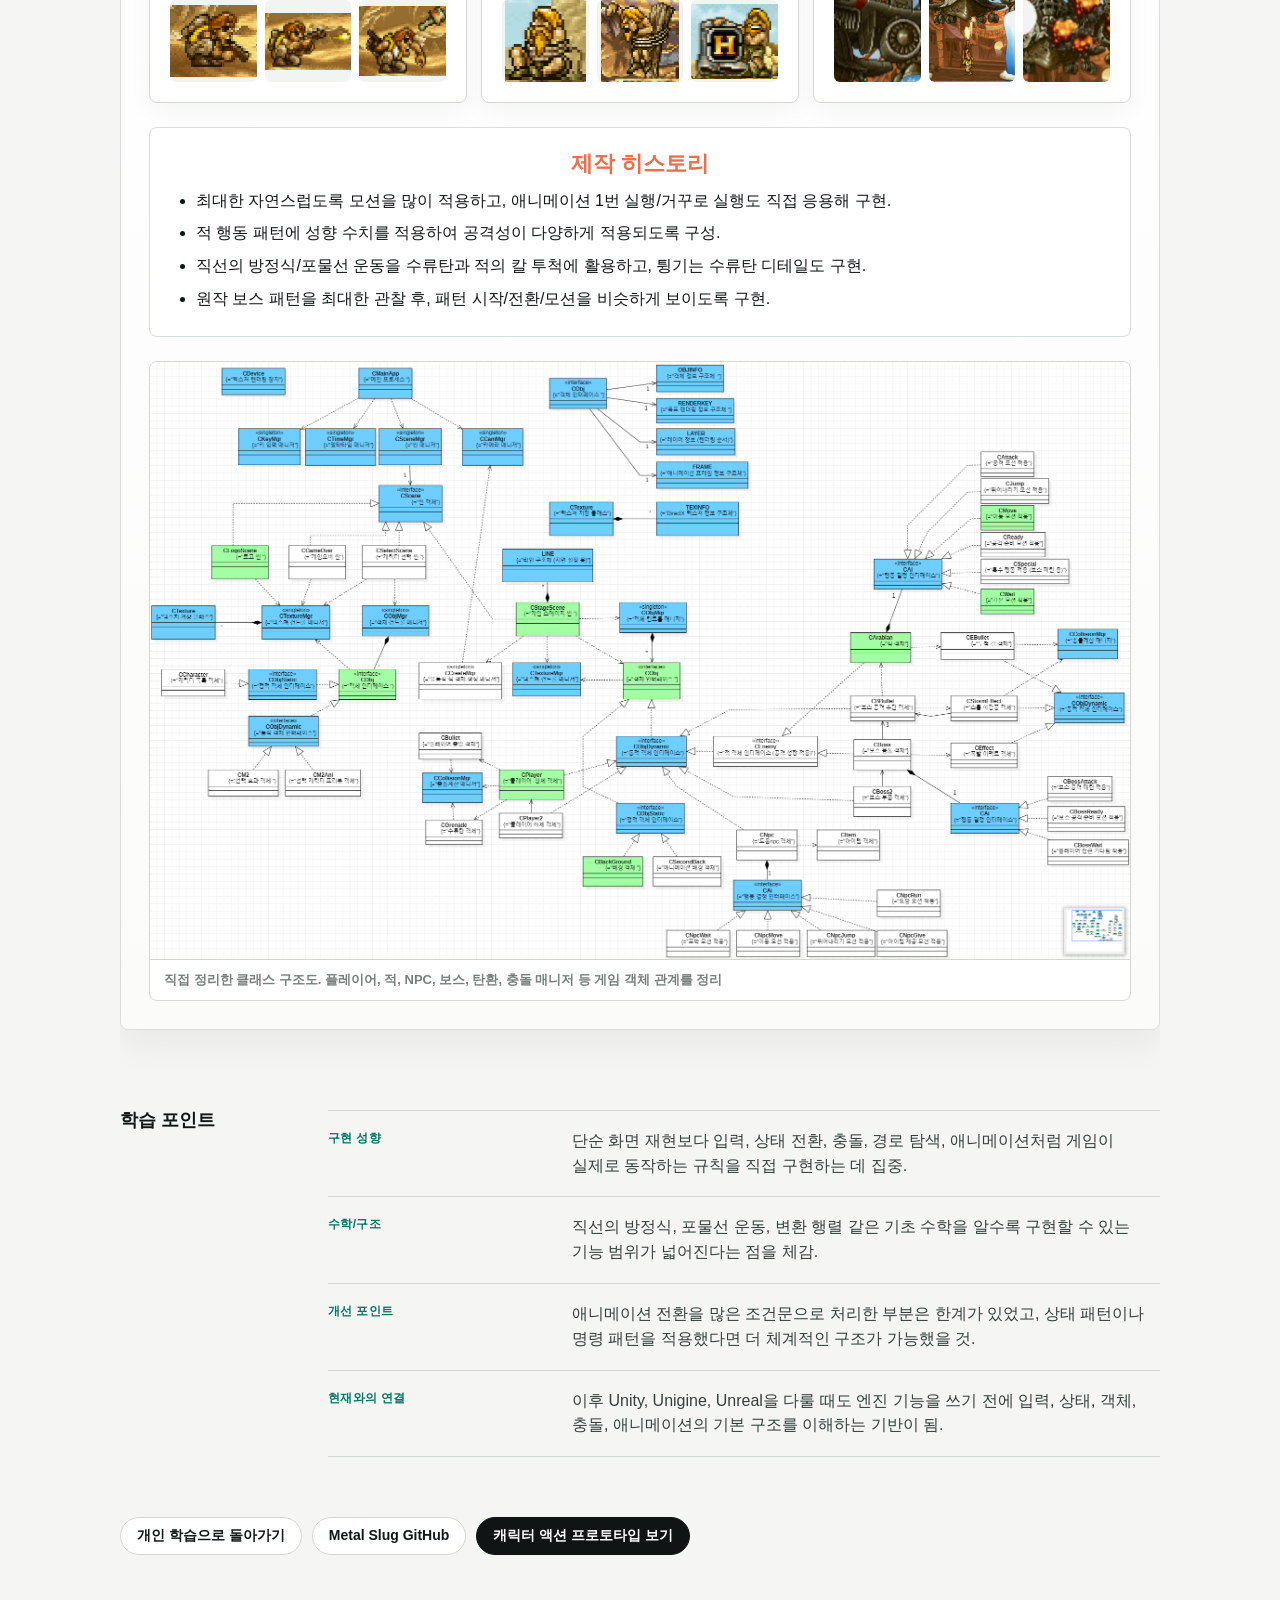
<file: projects/game-projects.html>
﻿<!doctype html>
<html lang="ko">
  <head>
    <meta charset="utf-8" />
    <meta name="viewport" content="width=device-width, initial-scale=1" />
    <title>게임 포트폴리오 제작 - 정동주</title>
    <link rel="stylesheet" href="../styles.css?v=44" />
  </head>
  <body>
    <header class="site-nav">
      <a class="brand" href="../index.html">정동주 포트폴리오</a>
      <nav aria-label="주요 메뉴">
        <a href="../index.html">프로젝트</a>
        <a href="personal-learning.html">개인 학습</a>
        <a href="../contact.html">연락처</a>
      </nav>
    </header>

    <main class="detail game-page">
      <section class="detail-hero compact">
        <p class="kicker">C++ / WinAPI / DirectX</p>
        <h1>게임 포트폴리오 제작</h1>
        <p>게임 프로그래밍 교육 과정에서 제작한 2D 게임 프로젝트. 입력, 상태, 충돌, 경로 탐색, 애니메이션, AI 패턴을 직접 구현하며 게임 클라이언트 개발의 기본 흐름을 익힌 작업</p>
      </section>

      <section class="game-showcase">
        <div class="game-case-head">
          <div>
            <p class="kicker">Project 01</p>
            <h2>C++ Text Runner</h2>
            <p>콘솔 환경에서 플레이어 조작, 랜덤 장애물, 충돌 판정, 목숨/점수 흐름을 구성한 첫 완성 게임</p>
            <div class="game-actions">
              <a class="pill" href="https://youtu.be/Lcz5OuWfc7g?si=XI13iH_dJHPuHyrB" target="_blank" rel="noopener">시연 영상</a>
            </div>
          </div>
          <div class="meta-pills">
            <span>인원 1명</span>
            <span>기간 2주</span>
            <span>C++ Console</span>
          </div>
        </div>

        <div class="game-two-column runner-layout">
          <figure class="game-figure large-contain">
            <img src="../assets/ppt/70.png" alt="C++ Text Runner 조작 설명과 게임 화면" />
            <figcaption>조작 안내와 실제 플레이 화면. 텍스트 출력만으로 플레이어, 장애물, 상태 UI를 구성</figcaption>
          </figure>
          <div class="web-info-stack">
            <article>
              <h3>학습 내용</h3>
              <ul>
                <li>C++ 콘솔 출력과 키 입력 처리</li>
                <li>랜덤 장애물 생성과 충돌 체크</li>
                <li>점프, 슬라이딩, 방향 전환 상태 처리</li>
                <li>목숨/점수/게임오버 흐름 구성</li>
                <li>더블 버퍼링으로 화면 깜빡임 완화</li>
              </ul>
            </article>
            <article>
              <h3>제작 포인트</h3>
              <p>제한된 콘솔 환경에서 게임 루프, 입력, 상태, 충돌, 화면 갱신이 어떻게 연결되는지 직접 확인한 프로젝트.</p>
            </article>
          </div>
        </div>

        <div class="mechanic-map">
          <div class="mechanic-title">
            <p class="kicker">Implementation Focus</p>
            <h3>구현</h3>
          </div>
          <div class="mechanic-intro">
            <strong>[커서 이동 출력], [랜덤 함수], [키 입력], [더블 버퍼링], [충돌 체크]</strong>
            <span>위 기능을 조합해 제한된 콘솔 환경에서 어떤 역동적인 게임을 만들 수 있을지 생각</span>
          </div>
          <div class="mechanic-lanes">
            <article>
              <h3>끊임 없이 움직임</h3>
              <p>슬라이딩 / 1단 점프 / 2단 점프 / 방향 전환</p>
              <p>방향 전환 쿨타임, 목숨 제한</p>
              <div class="runner-sprites">
                <img src="../assets/ppt/71.png" alt="러너 점프 모션" />
                <img src="../assets/ppt/72.png" alt="러너 방향 전환 모션" />
                <img src="../assets/ppt/73.png" alt="러너 이동 모션" />
              </div>
            </article>
            <article>
              <h3>화면 밀도 보완</h3>
              <p>텍스트 화면이 비어 보이지 않도록 배경 오브젝트를 추가</p>
              <p>구름 등 배경 오브젝트를 출력해 플레이 화면 밀도 보완</p>
              <div class="runner-sprites wide">
                <img src="../assets/ppt/75.png" alt="콘솔 구름 오브젝트" />
              </div>
            </article>
            <article>
              <h3>랜덤 장애물</h3>
              <p>출현 타이밍 / 종류 / 높이에 랜덤 적용</p>
              <p>장애물 위치와 플레이어 상태를 비교해 충돌 판정</p>
              <div class="runner-sprites obstacle-set">
                <img src="../assets/ppt/76.png" alt="콘솔 장애물" />
                <img src="../assets/ppt/77.png" alt="콘솔 장애물" />
                <img src="../assets/ppt/79.png" alt="콘솔 장애물" />
                <img src="../assets/ppt/80.png" alt="콘솔 점수 표시" />
                <img src="../assets/ppt/81.png" alt="콘솔 장애물" />
              </div>
            </article>
          </div>
        </div>
      </section>

      <div class="game-separator" aria-hidden="true"></div>

      <section class="game-showcase">
        <div class="game-case-head">
          <div>
            <p class="kicker">Project 02</p>
            <h2>WinAPI Tower Defense</h2>
            <p>타워 배치가 적 경로에 영향을 주고, 경로 차단 여부를 검사하는 2D 타워 디펜스</p>
            <div class="game-actions">
              <a class="pill" href="https://youtu.be/Z3hxSxmmZHU?si=JkWvI2yz5acnQPbr" target="_blank" rel="noopener">시연 영상</a>
            </div>
          </div>
          <div class="meta-pills">
            <span>인원 1명</span>
            <span>기간 3주</span>
            <span>WinAPI</span>
          </div>
        </div>

        <div class="project-summary-band">
          <article>
            <h3>학습 내용</h3>
            <p>WinAPI 프레임워크, 2D 애니메이션 렌더링, 2차원 좌표 수학, 타일 시스템</p>
          </article>
          <article>
            <h3>키워드</h3>
            <p>타워 배치/동작, 투사체, 적 이동 경로 탐색, 웨이브</p>
          </article>
        </div>

        <div class="feature-card-grid">
          <article>
            <div>
              <h3>타워 배치와 동작</h3>
              <ul>
                <li>타워를 마우스 위치에 생성</li>
                <li>적 경로를 완전히 차단하는 배치 제한</li>
                <li>일반 공격/슬로우 공격 타워 2종</li>
                <li>1단계 업그레이드 가능</li>
              </ul>
            </div>
            <div class="related-images">
              <img src="../assets/ppt/84.png" alt="타워 공격 범위 표시" />
              <img src="../assets/ppt/85.png" alt="타워 배치 가능 범위 표시" />
              <img src="../assets/ppt/86.png" alt="타워 종류" />
              <img src="../assets/ppt/87.png" alt="타워 종류" />
            </div>
          </article>
          <article>
            <div>
              <h3>적 이동과 웨이브</h3>
              <ul>
                <li>적이 실시간 타워 배치에 대응</li>
                <li>슬라임/헤비 슬라임, 탱크, 비행선, 로봇</li>
                <li>종류별 체력/속도 차이와 죽음 모션 적용</li>
                <li>비행선 이동 처리와 웨이브 시스템 구현</li>
              </ul>
            </div>
            <div class="related-images">
              <img src="../assets/ppt/93.png" alt="타워 디펜스 웨이브 전투 화면" />
              <img src="../assets/ppt/88.png" alt="비행선 적 이동 화면" />
            </div>
          </article>
          <article>
            <div>
              <h3>UI와 진행 제어</h3>
              <ul>
                <li>일시 정지/시작 버튼</li>
                <li>타워 생성 버튼</li>
                <li>팔기/업그레이드 버튼</li>
                <li>투사체 이동과 충돌 처리</li>
              </ul>
            </div>
            <div class="related-images ui-images">
              <img src="../assets/ppt/89.png" alt="일시 정지 버튼" />
              <img src="../assets/ppt/90.png" alt="시작 버튼" />
              <img src="../assets/ppt/91.png" alt="타워 생성 UI" />
              <img src="../assets/ppt/92.png" alt="업그레이드 판매 UI" />
            </div>
          </article>
        </div>

        <div class="history-callout">
          <h3>제작 히스토리</h3>
          <ul>
            <li>적 경로 지정을 위해 <strong>BFS</strong>를 활용하고, 타워 배치 변화가 있을 때마다 실시간으로 대응하도록 구성.</li>
            <li>올바른 렌더링 순서를 위해 우선순위가 더 높은 렌더링 함수를 추가하여 비행선에 적용.</li>
            <li>2차원 좌표 수학과 타일 시스템을 이용해 마우스 상호작용, 타워 배치, 적 추적, 투사체 이동과 충돌 구현.</li>
            <li>반복 실험을 통해 적 체력/출현 개수/출현 종류와 타워 공격력을 조절해 웨이브 난이도 구성.</li>
          </ul>
        </div>

        <figure class="game-figure diagram-full">
          <img src="../assets/ppt/98.png" alt="WinAPI Tower Defense 클래스 구조도" />
          <figcaption>타워 디펜스 구조도. 스테이지, 입력, 객체 생성, 몬스터, 타워, 투사체, 충돌 매니저 관계를 정리</figcaption>
        </figure>
      </section>

      <div class="game-separator" aria-hidden="true"></div>

      <section class="game-showcase">
        <div class="game-case-head">
          <div>
            <p class="kicker">Project 03</p>
            <h2>DirectX Metal Slug-style Project</h2>
            <p>메탈슬러그 2 스테이지 1을 참고해 플레이어, 적, NPC, 보스 패턴을 직접 구현한 2D 액션 게임 모작</p>
            <div class="game-actions">
              <a class="pill" href="https://youtu.be/lN89m2a9b1E?si=Y3hgbM5rwoRaGSGy" target="_blank" rel="noopener">시연 영상</a>
            </div>
          </div>
          <div class="meta-pills">
            <span>인원 1명</span>
            <span>기간 4주</span>
            <span>DirectX 2D</span>
          </div>
        </div>

        <div class="project-summary-band">
          <article>
            <h3>학습 내용</h3>
            <p>DirectX 프레임워크, 2D 애니메이션 렌더링, AI 행동 패턴, 변환 행렬, 직선의 방정식, 포물선 운동</p>
          </article>
          <article>
            <h3>키워드</h3>
            <p>플레이어 모션, NPC(+ 적) 행동, 보스 패턴, 아이템</p>
          </article>
        </div>

        <div class="feature-card-grid metal-feature">
          <article>
            <div>
              <h3>플레이어 모션과 공격</h3>
              <ul>
                <li>권총/기관총 공격, 수류탄, 근접 공격</li>
                <li>점프, 앉기, 위/아래 시선 처리</li>
                <li>상체/하체 모션 분리</li>
                <li>근접, 탄환, 수류탄 상호작용</li>
              </ul>
            </div>
            <div class="related-images sprites">
              <img src="../assets/ppt/101.png" alt="플레이어 모션" />
              <img src="../assets/ppt/102.png" alt="플레이어 모션" />
              <img src="../assets/ppt/103.png" alt="플레이어 모션" />
              <img src="../assets/ppt/104.png" alt="플레이어 모션" />
              <img src="../assets/ppt/108.png" alt="플레이어 공격" />
              <img src="../assets/ppt/109.png" alt="플레이어 피격" />
            </div>
          </article>
          <article>
            <div>
              <h3>적/NPC 행동과 아이템</h3>
              <ul>
                <li>적 행동 패턴: 수줍, 이동, 공격 등</li>
                <li>적 칼 투척, 근접 공격 상호작용</li>
                <li>NPC 행동 패턴: 포박, 이동, 아이템 제공</li>
                <li>아이템 상호작용</li>
              </ul>
            </div>
            <div class="related-images sprites">
              <img src="../assets/ppt/01.png" alt="적 모션" />
              <img src="../assets/ppt/02.png" alt="적 모션" />
              <img src="../assets/ppt/04.png" alt="적 모션" />
              <img src="../assets/ppt/05.png" alt="NPC" />
              <img src="../assets/ppt/06.png" alt="NPC" />
              <img src="../assets/ppt/07.png" alt="아이템" />
            </div>
          </article>
          <article>
            <div>
              <h3>보스 패턴</h3>
              <ul>
                <li>보스 1 페이즈 패턴</li>
                <li>보스 2 페이즈 패턴</li>
                <li>체력 단계에 따른 보스 패턴 변화</li>
                <li>파괴 모션과 폭발 오브젝트 생성</li>
              </ul>
            </div>
            <div class="related-images boss-images">
              <img src="../assets/ppt/10_boss_arabian.png" alt="보스 아라비안 적 소환 패턴" />
              <img src="../assets/ppt/11.png" alt="보스 2 페이즈" />
              <img src="../assets/ppt/12.png" alt="보스 파괴 연출" />
            </div>
          </article>
        </div>

        <div class="history-callout">
          <h3>제작 히스토리</h3>
          <ul>
            <li>최대한 자연스럽도록 모션을 많이 적용하고, 애니메이션 1번 실행/거꾸로 실행도 직접 응용해 구현.</li>
            <li>적 행동 패턴에 성향 수치를 적용하여 공격성이 다양하게 적용되도록 구성.</li>
            <li>직선의 방정식/포물선 운동을 수류탄과 적의 칼 투척에 활용하고, 튕기는 수류탄 디테일도 구현.</li>
            <li>원작 보스 패턴을 최대한 관찰 후, 패턴 시작/전환/모션을 비슷하게 보이도록 구현.</li>
          </ul>
        </div>

        <figure class="game-figure diagram-full">
          <img src="../assets/ppt/13.png" alt="메탈슬러그 스타일 프로젝트 클래스 구조도" />
          <figcaption>직접 정리한 클래스 구조도. 플레이어, 적, NPC, 보스, 탄환, 충돌 매니저 등 게임 객체 관계를 정리</figcaption>
        </figure>
      </section>

      <section class="case-section">
        <h2>학습 포인트</h2>
        <div class="case-list">
          <div class="case-row">
            <span>구현 성향</span>
            <p>단순 화면 재현보다 입력, 상태 전환, 충돌, 경로 탐색, 애니메이션처럼 게임이 실제로 동작하는 규칙을 직접 구현하는 데 집중.</p>
          </div>
          <div class="case-row">
            <span>수학/구조</span>
            <p>직선의 방정식, 포물선 운동, 변환 행렬 같은 기초 수학을 알수록 구현할 수 있는 기능 범위가 넓어진다는 점을 체감.</p>
          </div>
          <div class="case-row">
            <span>개선 포인트</span>
            <p>애니메이션 전환을 많은 조건문으로 처리한 부분은 한계가 있었고, 상태 패턴이나 명령 패턴을 적용했다면 더 체계적인 구조가 가능했을 것.</p>
          </div>
          <div class="case-row">
            <span>현재와의 연결</span>
            <p>이후 Unity, Unigine, Unreal을 다룰 때도 엔진 기능을 쓰기 전에 입력, 상태, 객체, 충돌, 애니메이션의 기본 구조를 이해하는 기반이 됨.</p>
          </div>
        </div>
      </section>

      <section class="next-link">
        <a class="pill" href="personal-learning.html">개인 학습으로 돌아가기</a>
        <a class="pill" href="https://github.com/thesun007/metal-slug">Metal Slug GitHub</a>
        <a class="pill dark" href="motion-practice.html">캐릭터 액션 프로토타입 보기</a>
      </section>
    </main>
  </body>
</html>
</file>
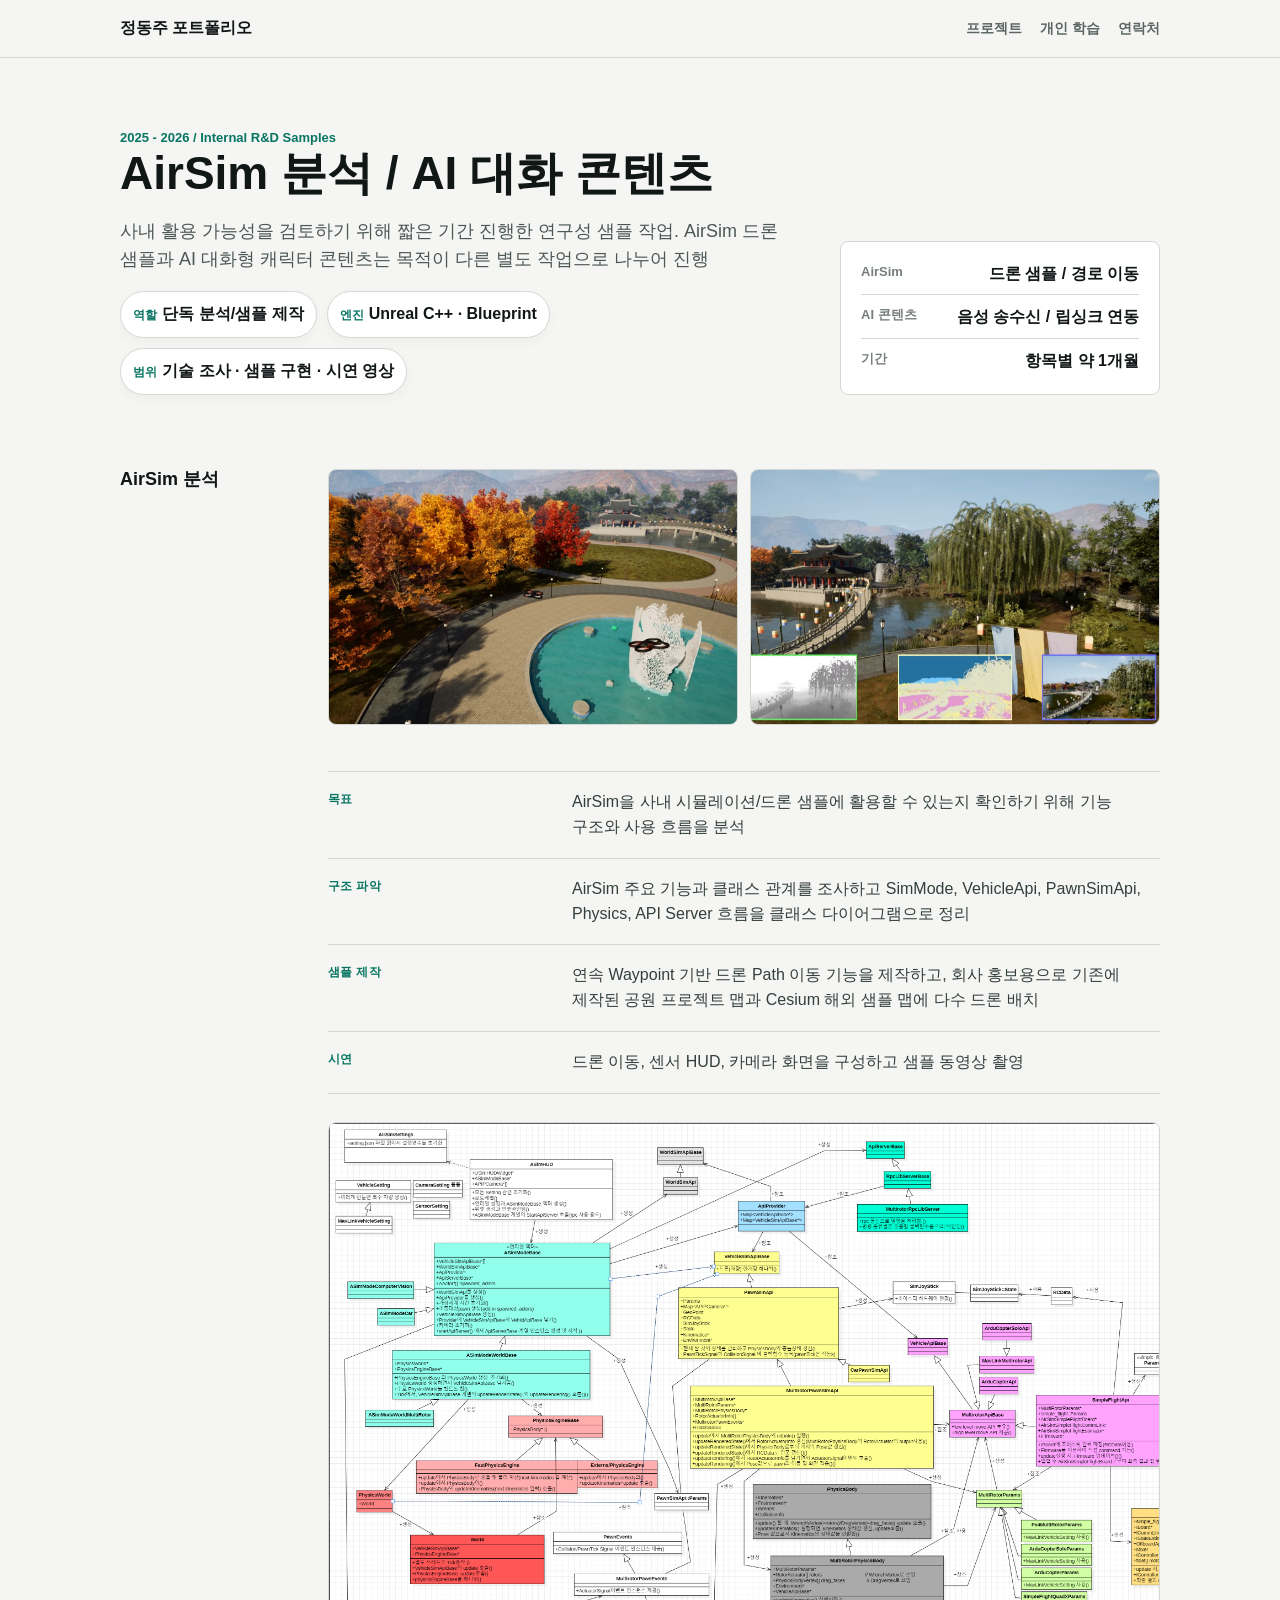
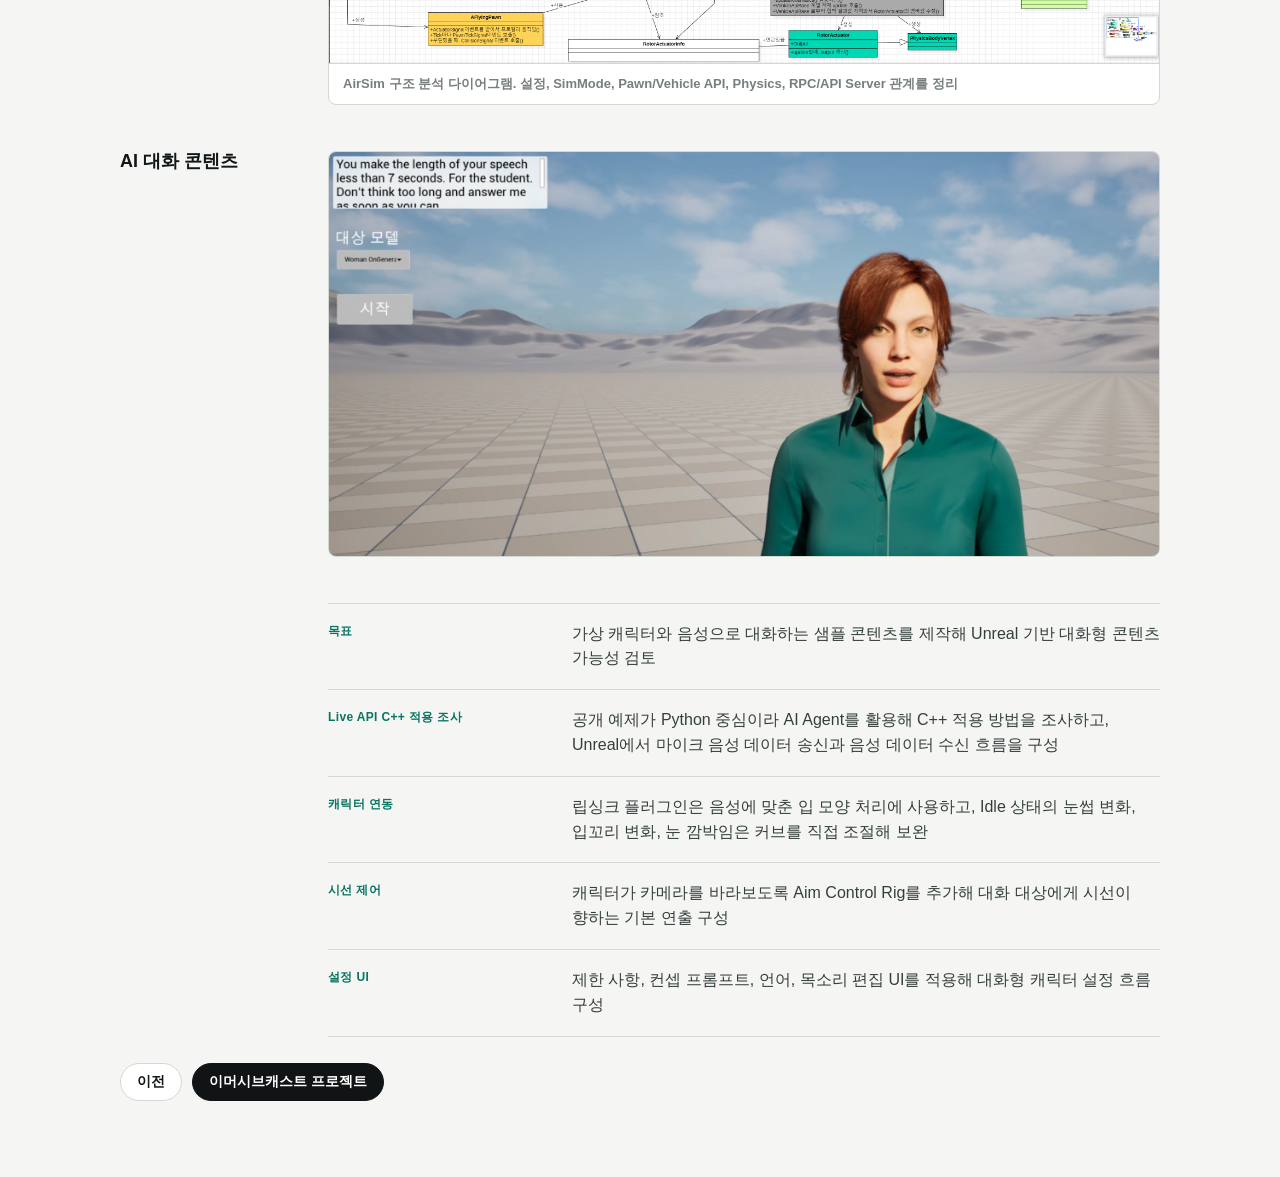
<file: projects/internal-rd.html>
<!doctype html>
<html lang="ko">
  <head>
    <meta charset="utf-8" />
    <meta name="viewport" content="width=device-width, initial-scale=1" />
    <title>AirSim 분석 / AI 대화 콘텐츠 - 정동주</title>
    <link rel="stylesheet" href="../styles.css?v=44" />
  </head>
  <body>
    <header class="site-nav">
      <a class="brand" href="../index.html">정동주 포트폴리오</a>
      <nav aria-label="주요 메뉴">
        <a href="../index.html">프로젝트</a>
        <a href="personal-learning.html">개인 학습</a>
        <a href="../contact.html">연락처</a>
      </nav>
    </header>

    <main class="case-page">
      <section class="case-hero">
        <div>
          <p class="kicker">2025 - 2026 / Internal R&D Samples</p>
          <h1>AirSim 분석 / AI 대화 콘텐츠</h1>
          <p>사내 활용 가능성을 검토하기 위해 짧은 기간 진행한 연구성 샘플 작업. AirSim 드론 샘플과 AI 대화형 캐릭터 콘텐츠는 목적이 다른 별도 작업으로 나누어 진행</p>
          <div class="project-facts">
            <div><span>역할</span> 단독 분석/샘플 제작</div>
            <div><span>엔진</span> Unreal C++ · Blueprint</div>
            <div><span>범위</span> 기술 조사 · 샘플 구현 · 시연 영상</div>
          </div>
        </div>
        <aside class="case-meta">
          <div><span>AirSim</span><strong>드론 샘플 / 경로 이동</strong></div>
          <div><span>AI 콘텐츠</span><strong>음성 송수신 / 립싱크 연동</strong></div>
          <div><span>기간</span><strong>항목별 약 1개월</strong></div>
        </aside>
      </section>

      <section class="case-section">
        <h2>AirSim 분석</h2>
        <div class="media-strip two section-media">
          <img src="../assets/provided/airsim-sample-drone.png" alt="AirSim 드론 샘플 화면" />
          <img src="../assets/provided/airsim-sample-camera.png" alt="AirSim 센서 HUD 샘플 화면" />
        </div>
        <div class="case-list">
          <div class="case-row">
            <span>목표</span>
            <p>AirSim을 사내 시뮬레이션/드론 샘플에 활용할 수 있는지 확인하기 위해 기능 구조와 사용 흐름을 분석</p>
          </div>
          <div class="case-row">
            <span>구조 파악</span>
            <p>AirSim 주요 기능과 클래스 관계를 조사하고 SimMode, VehicleApi, PawnSimApi, Physics, API Server 흐름을 클래스 다이어그램으로 정리</p>
          </div>
          <div class="case-row">
            <span>샘플 제작</span>
            <p>연속 Waypoint 기반 드론 Path 이동 기능을 제작하고, 회사 홍보용으로 기존에 제작된 공원 프로젝트 맵과 Cesium 해외 샘플 맵에 다수 드론 배치</p>
          </div>
          <div class="case-row">
            <span>시연</span>
            <p>드론 이동, 센서 HUD, 카메라 화면을 구성하고 샘플 동영상 촬영</p>
          </div>
        </div>
        <figure class="game-figure diagram-full section-media">
          <img src="../assets/provided/airsim-architecture-diagram.png" alt="AirSim 클래스 구조 분석 다이어그램" />
          <figcaption>AirSim 구조 분석 다이어그램. 설정, SimMode, Pawn/Vehicle API, Physics, RPC/API Server 관계를 정리</figcaption>
        </figure>
      </section>

      <section class="case-section">
        <h2>AI 대화 콘텐츠</h2>
        <div class="media-strip section-media">
          <img src="../assets/provided/ai-conversation-sample.png" alt="AI 대화 콘텐츠 캐릭터와 프롬프트 UI" />
        </div>
        <div class="case-list">
          <div class="case-row">
            <span>목표</span>
            <p>가상 캐릭터와 음성으로 대화하는 샘플 콘텐츠를 제작해 Unreal 기반 대화형 콘텐츠 가능성 검토</p>
          </div>
          <div class="case-row">
            <span>Live API C++ 적용 조사</span>
            <p>공개 예제가 Python 중심이라 AI Agent를 활용해 C++ 적용 방법을 조사하고, Unreal에서 마이크 음성 데이터 송신과 음성 데이터 수신 흐름을 구성</p>
          </div>
          <div class="case-row">
            <span>캐릭터 연동</span>
            <p>립싱크 플러그인은 음성에 맞춘 입 모양 처리에 사용하고, Idle 상태의 눈썹 변화, 입꼬리 변화, 눈 깜박임은 커브를 직접 조절해 보완</p>
          </div>
          <div class="case-row">
            <span>시선 제어</span>
            <p>캐릭터가 카메라를 바라보도록 Aim Control Rig를 추가해 대화 대상에게 시선이 향하는 기본 연출 구성</p>
          </div>
          <div class="case-row">
            <span>설정 UI</span>
            <p>제한 사항, 컨셉 프롬프트, 언어, 목소리 편집 UI를 적용해 대화형 캐릭터 설정 흐름 구성</p>
          </div>
        </div>
      </section>

      <nav class="next-link">
        <a class="pill" href="fire-training.html">이전</a>
        <a class="pill dark" href="../index.html#immersivecast">이머시브캐스트 프로젝트</a>
      </nav>
    </main>
  </body>
</html>
</file>
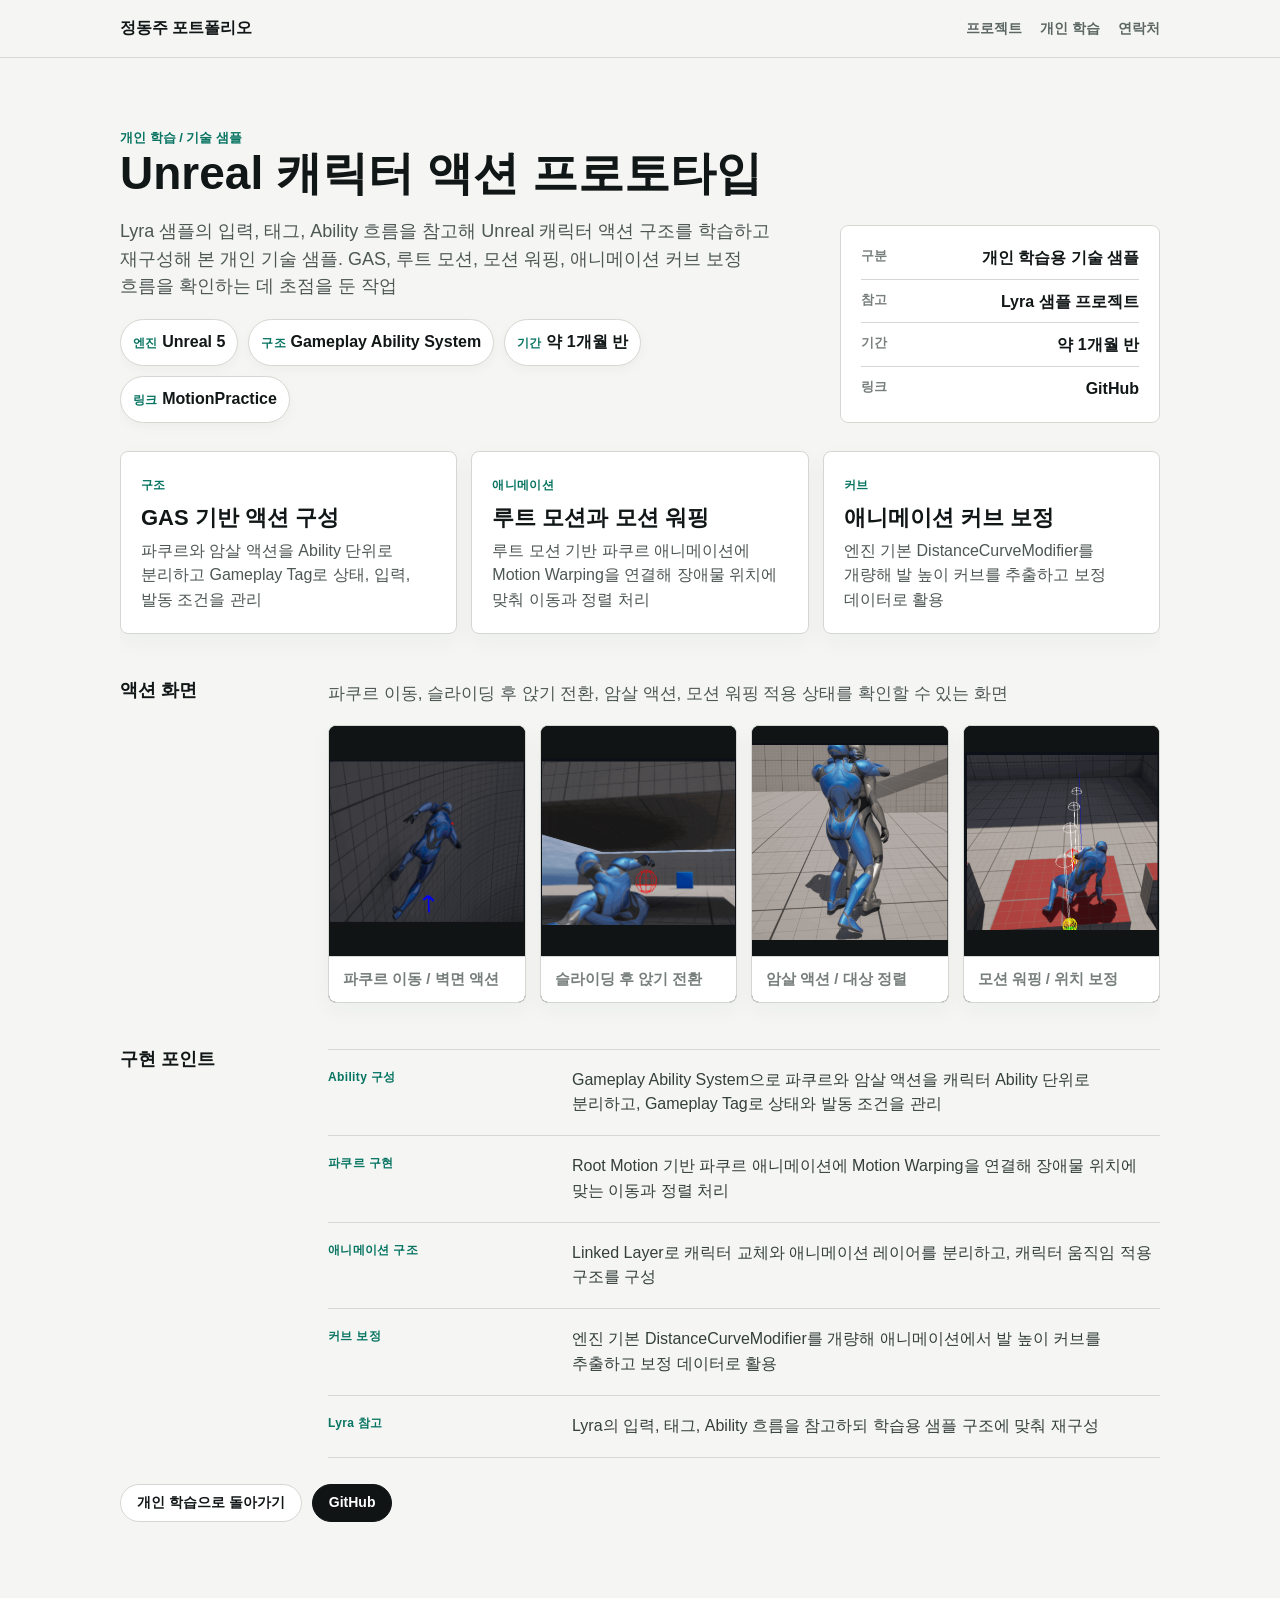
<file: projects/motion-practice.html>
<!doctype html>
<html lang="ko">
  <head>
    <meta charset="utf-8" />
    <meta name="viewport" content="width=device-width, initial-scale=1" />
    <title>Unreal 캐릭터 액션 프로토타입 - 정동주 포트폴리오</title>
    <link rel="stylesheet" href="../styles.css?v=23" />
  </head>
  <body>
    <header class="site-nav">
      <a class="brand" href="../index.html">정동주 포트폴리오</a>
      <nav aria-label="주요 메뉴">
        <a href="../index.html">프로젝트</a>
        <a href="personal-learning.html">개인 학습</a>
        <a href="../contact.html">연락처</a>
      </nav>
    </header>

    <main class="case-page">
      <section class="case-hero">
        <div>
          <p class="kicker">개인 학습 / 기술 샘플</p>
          <h1>Unreal 캐릭터 액션 프로토타입</h1>
          <p>Lyra 샘플의 입력, 태그, Ability 흐름을 참고해 Unreal 캐릭터 액션 구조를 학습하고 재구성해 본 개인 기술 샘플. GAS, 루트 모션, 모션 워핑, 애니메이션 커브 보정 흐름을 확인하는 데 초점을 둔 작업</p>
          <div class="project-facts">
            <div><span>엔진</span> Unreal 5</div>
            <div><span>구조</span> Gameplay Ability System</div>
            <div><span>기간</span> 약 1개월 반</div>
            <div><span>링크</span> MotionPractice</div>
          </div>
        </div>
        <aside class="case-meta">
          <div><span>구분</span><strong>개인 학습용 기술 샘플</strong></div>
          <div><span>참고</span><strong>Lyra 샘플 프로젝트</strong></div>
          <div><span>기간</span><strong>약 1개월 반</strong></div>
          <div><span>링크</span><strong><a href="https://github.com/thesun007/MotionPractice">GitHub</a></strong></div>
        </aside>
      </section>

      <section class="summary-grid">
        <article class="summary-tile">
          <span>구조</span>
          <strong>GAS 기반 액션 구성</strong>
          <p>파쿠르와 암살 액션을 Ability 단위로 분리하고 Gameplay Tag로 상태, 입력, 발동 조건을 관리</p>
        </article>
        <article class="summary-tile">
          <span>애니메이션</span>
          <strong>루트 모션과 모션 워핑</strong>
          <p>루트 모션 기반 파쿠르 애니메이션에 Motion Warping을 연결해 장애물 위치에 맞춰 이동과 정렬 처리</p>
        </article>
      <article class="summary-tile">
        <span>커브</span>
        <strong>애니메이션 커브 보정</strong>
        <p>엔진 기본 DistanceCurveModifier를 개량해 발 높이 커브를 추출하고 보정 데이터로 활용</p>
      </article>
    </section>

    <section class="case-section">
      <h2>액션 화면</h2>
      <div>
        <p class="section-lead">파쿠르 이동, 슬라이딩 후 앉기 전환, 암살 액션, 모션 워핑 적용 상태를 확인할 수 있는 화면</p>
        <div class="motion-gallery">
          <figure class="motion-shot">
            <img src="../assets/provided/motion-wall-run.png" alt="벽면 이동 액션 화면" />
            <figcaption>파쿠르 이동 / 벽면 액션</figcaption>
          </figure>
          <figure class="motion-shot">
            <img src="../assets/provided/motion-slide-crouch.png" alt="슬라이딩 후 앉기 전환 화면" />
            <figcaption>슬라이딩 후 앉기 전환</figcaption>
          </figure>
          <figure class="motion-shot">
            <img src="../assets/provided/motion-takedown.png" alt="암살 액션 화면" />
            <figcaption>암살 액션 / 대상 정렬</figcaption>
          </figure>
          <figure class="motion-shot">
            <img src="../assets/provided/motion-warping.png" alt="모션 워핑 적용 화면" />
            <figcaption>모션 워핑 / 위치 보정</figcaption>
          </figure>
        </div>
      </div>
    </section>

    <section class="case-section">
      <h2>구현 포인트</h2>
      <div class="case-list">
          <div class="case-row">
            <span>Ability 구성</span>
            <p>Gameplay Ability System으로 파쿠르와 암살 액션을 캐릭터 Ability 단위로 분리하고, Gameplay Tag로 상태와 발동 조건을 관리</p>
          </div>
          <div class="case-row">
            <span>파쿠르 구현</span>
            <p>Root Motion 기반 파쿠르 애니메이션에 Motion Warping을 연결해 장애물 위치에 맞는 이동과 정렬 처리</p>
          </div>
          <div class="case-row">
            <span>애니메이션 구조</span>
            <p>Linked Layer로 캐릭터 교체와 애니메이션 레이어를 분리하고, 캐릭터 움직임 적용 구조를 구성</p>
          </div>
          <div class="case-row">
            <span>커브 보정</span>
            <p>엔진 기본 DistanceCurveModifier를 개량해 애니메이션에서 발 높이 커브를 추출하고 보정 데이터로 활용</p>
          </div>
          <div class="case-row">
            <span>Lyra 참고</span>
            <p>Lyra의 입력, 태그, Ability 흐름을 참고하되 학습용 샘플 구조에 맞춰 재구성</p>
          </div>
        </div>
      </section>

      <nav class="next-link">
        <a class="pill" href="personal-learning.html">개인 학습으로 돌아가기</a>
        <a class="pill dark" href="https://github.com/thesun007/MotionPractice">GitHub</a>
      </nav>
    </main>
  </body>
</html>
</file>
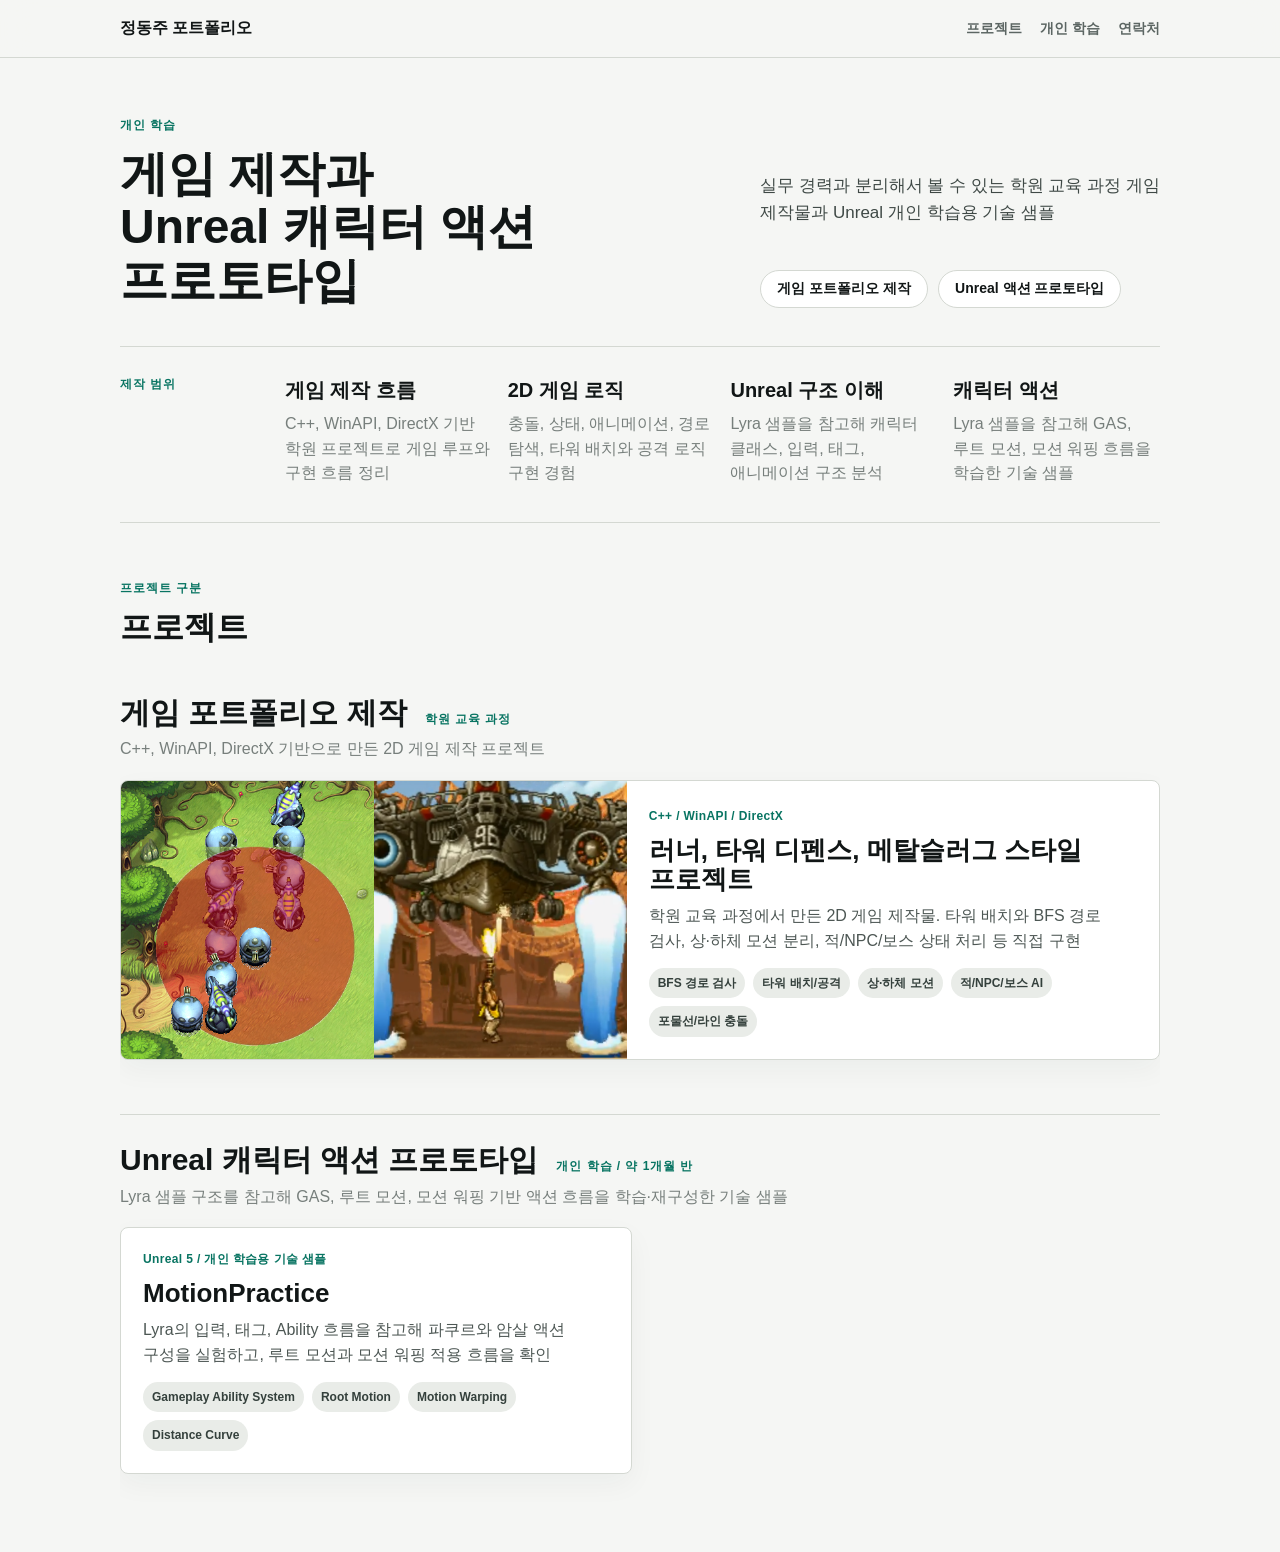
<file: projects/personal-learning.html>
<!doctype html>
<html lang="ko">
  <head>
    <meta charset="utf-8" />
    <meta name="viewport" content="width=device-width, initial-scale=1" />
    <title>개인 학습 - 정동주 포트폴리오</title>
    <link rel="stylesheet" href="../styles.css?v=32" />
  </head>
  <body>
    <header class="site-nav">
      <a class="brand" href="../index.html">정동주 포트폴리오</a>
      <nav aria-label="주요 메뉴">
        <a href="../index.html">프로젝트</a>
        <a href="personal-learning.html">개인 학습</a>
        <a href="../contact.html">연락처</a>
      </nav>
    </header>

    <main class="portfolio-home">
      <section class="portfolio-hero">
        <div>
          <p class="kicker">개인 학습</p>
          <h1>
            <span>게임 제작과</span>
            <span>Unreal 캐릭터 액션 프로토타입</span>
          </h1>
        </div>
        <div class="hero-brief">
          <p>실무 경력과 분리해서 볼 수 있는 학원 교육 과정 게임 제작물과 Unreal 개인 학습용 기술 샘플</p>
          <div class="quick-links">
            <a class="pill" href="#game-projects">게임 포트폴리오 제작</a>
            <a class="pill" href="#motion-practice">Unreal 액션 프로토타입</a>
          </div>
        </div>
      </section>

      <section class="hero-strength">
        <p class="kicker">제작 범위</p>
        <div>
          <strong>게임 제작 흐름</strong>
          <span>C++, WinAPI, DirectX 기반 학원 프로젝트로 게임 루프와 구현 흐름 정리</span>
        </div>
        <div>
          <strong>2D 게임 로직</strong>
          <span>충돌, 상태, 애니메이션, 경로 탐색, 타워 배치와 공격 로직 구현 경험</span>
        </div>
        <div>
          <strong>Unreal 구조 이해</strong>
          <span>Lyra 샘플을 참고해 캐릭터 클래스, 입력, 태그, 애니메이션 구조 분석</span>
        </div>
        <div>
          <strong>캐릭터 액션</strong>
          <span>Lyra 샘플을 참고해 GAS, 루트 모션, 모션 워핑 흐름을 학습한 기술 샘플</span>
        </div>
      </section>

      <section class="portfolio-section">
        <div class="section-title compact">
          <p class="kicker">프로젝트 구분</p>
          <h2>프로젝트</h2>
        </div>

        <section id="game-projects" class="company-block">
          <div class="company-title">
            <h3>게임 포트폴리오 제작</h3>
            <p class="kicker">학원 교육 과정</p>
            <span>C++, WinAPI, DirectX 기반으로 만든 2D 게임 제작 프로젝트</span>
          </div>

          <div class="work-grid">
            <a class="work-card wide" href="game-projects.html">
              <div class="thumbnail-pair">
                <img src="../assets/ppt/84.png" alt="타워 디펜스 타워 배치와 공격 범위 화면" />
                <img src="../assets/ppt/11.png" alt="메탈슬러그 스타일 보스 전투 화면" />
              </div>
              <div class="work-copy">
                <small>C++ / WinAPI / DirectX</small>
                <h3>러너, 타워 디펜스, 메탈슬러그 스타일 프로젝트</h3>
                <p>학원 교육 과정에서 만든 2D 게임 제작물. 타워 배치와 BFS 경로 검사, 상·하체 모션 분리, 적/NPC/보스 상태 처리 등 직접 구현</p>
                <ul>
                  <li>BFS 경로 검사</li>
                  <li>타워 배치/공격</li>
                  <li>상·하체 모션</li>
                  <li>적/NPC/보스 AI</li>
                  <li>포물선/라인 충돌</li>
                </ul>
              </div>
            </a>
          </div>
        </section>

        <section id="motion-practice" class="company-block">
          <div class="company-title">
            <h3>Unreal 캐릭터 액션 프로토타입</h3>
            <p class="kicker">개인 학습 / 약 1개월 반</p>
            <span>Lyra 샘플 구조를 참고해 GAS, 루트 모션, 모션 워핑 기반 액션 흐름을 학습·재구성한 기술 샘플</span>
          </div>

          <div class="work-grid">
            <a class="work-card text-only" href="motion-practice.html">
              <div class="work-copy">
                <small>Unreal 5 / 개인 학습용 기술 샘플</small>
                <h3>MotionPractice</h3>
                <p>Lyra의 입력, 태그, Ability 흐름을 참고해 파쿠르와 암살 액션 구성을 실험하고, 루트 모션과 모션 워핑 적용 흐름을 확인</p>
                <ul>
                  <li>Gameplay Ability System</li>
                  <li>Root Motion</li>
                  <li>Motion Warping</li>
                  <li>Distance Curve</li>
                </ul>
              </div>
            </a>
          </div>
        </section>
      </section>
    </main>
  </body>
</html>
</file>
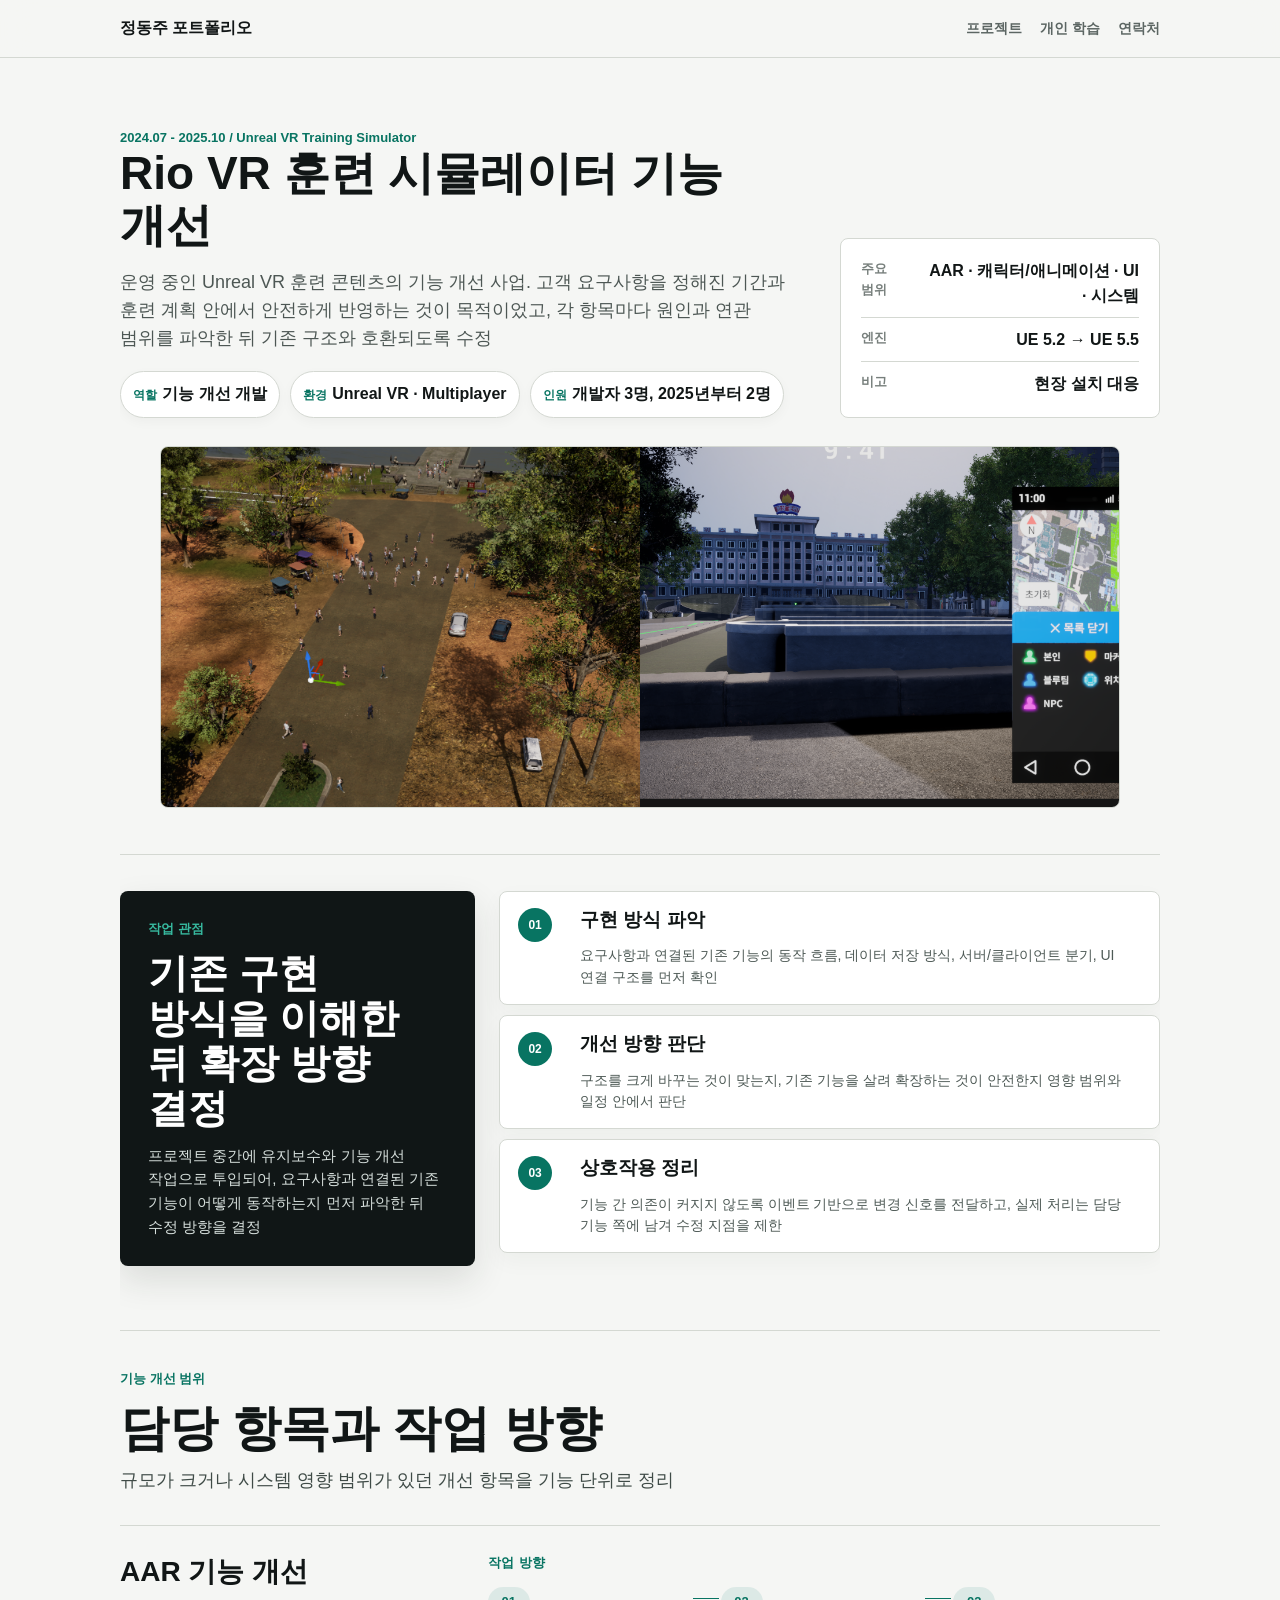
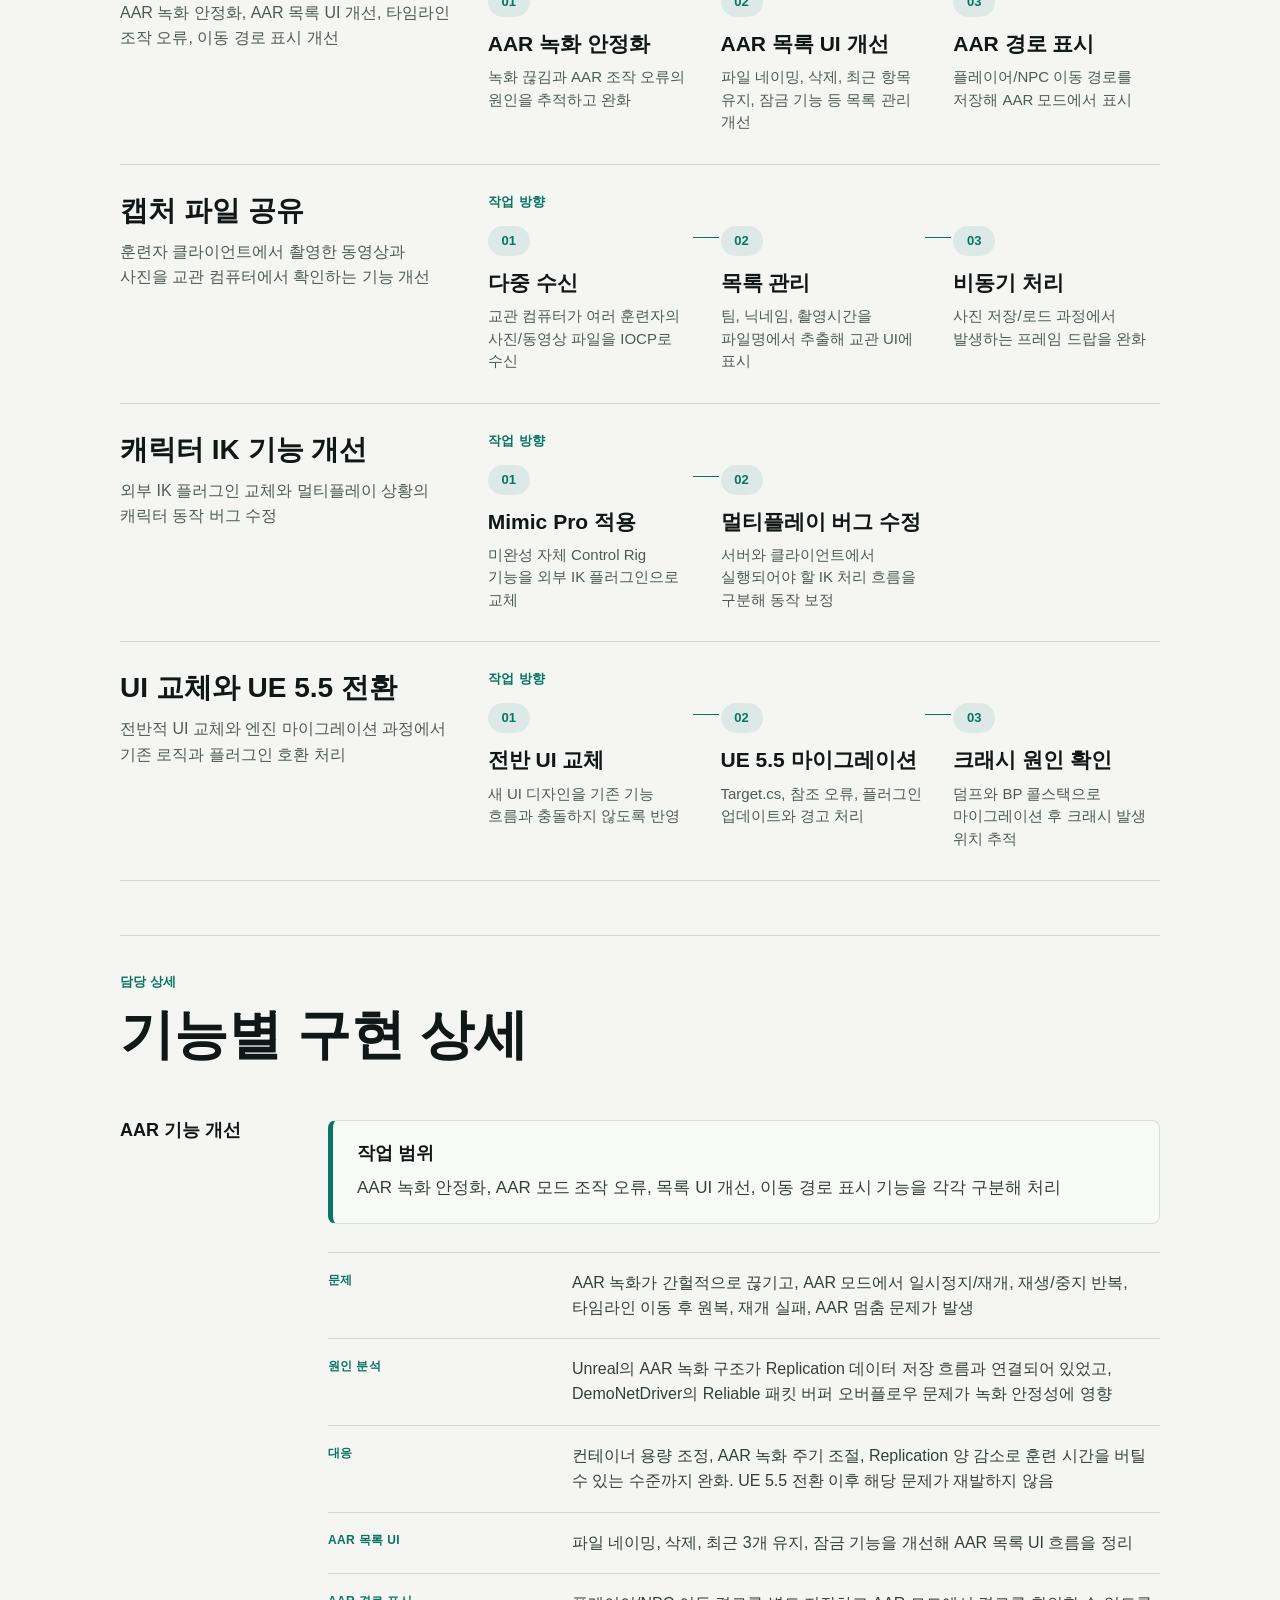
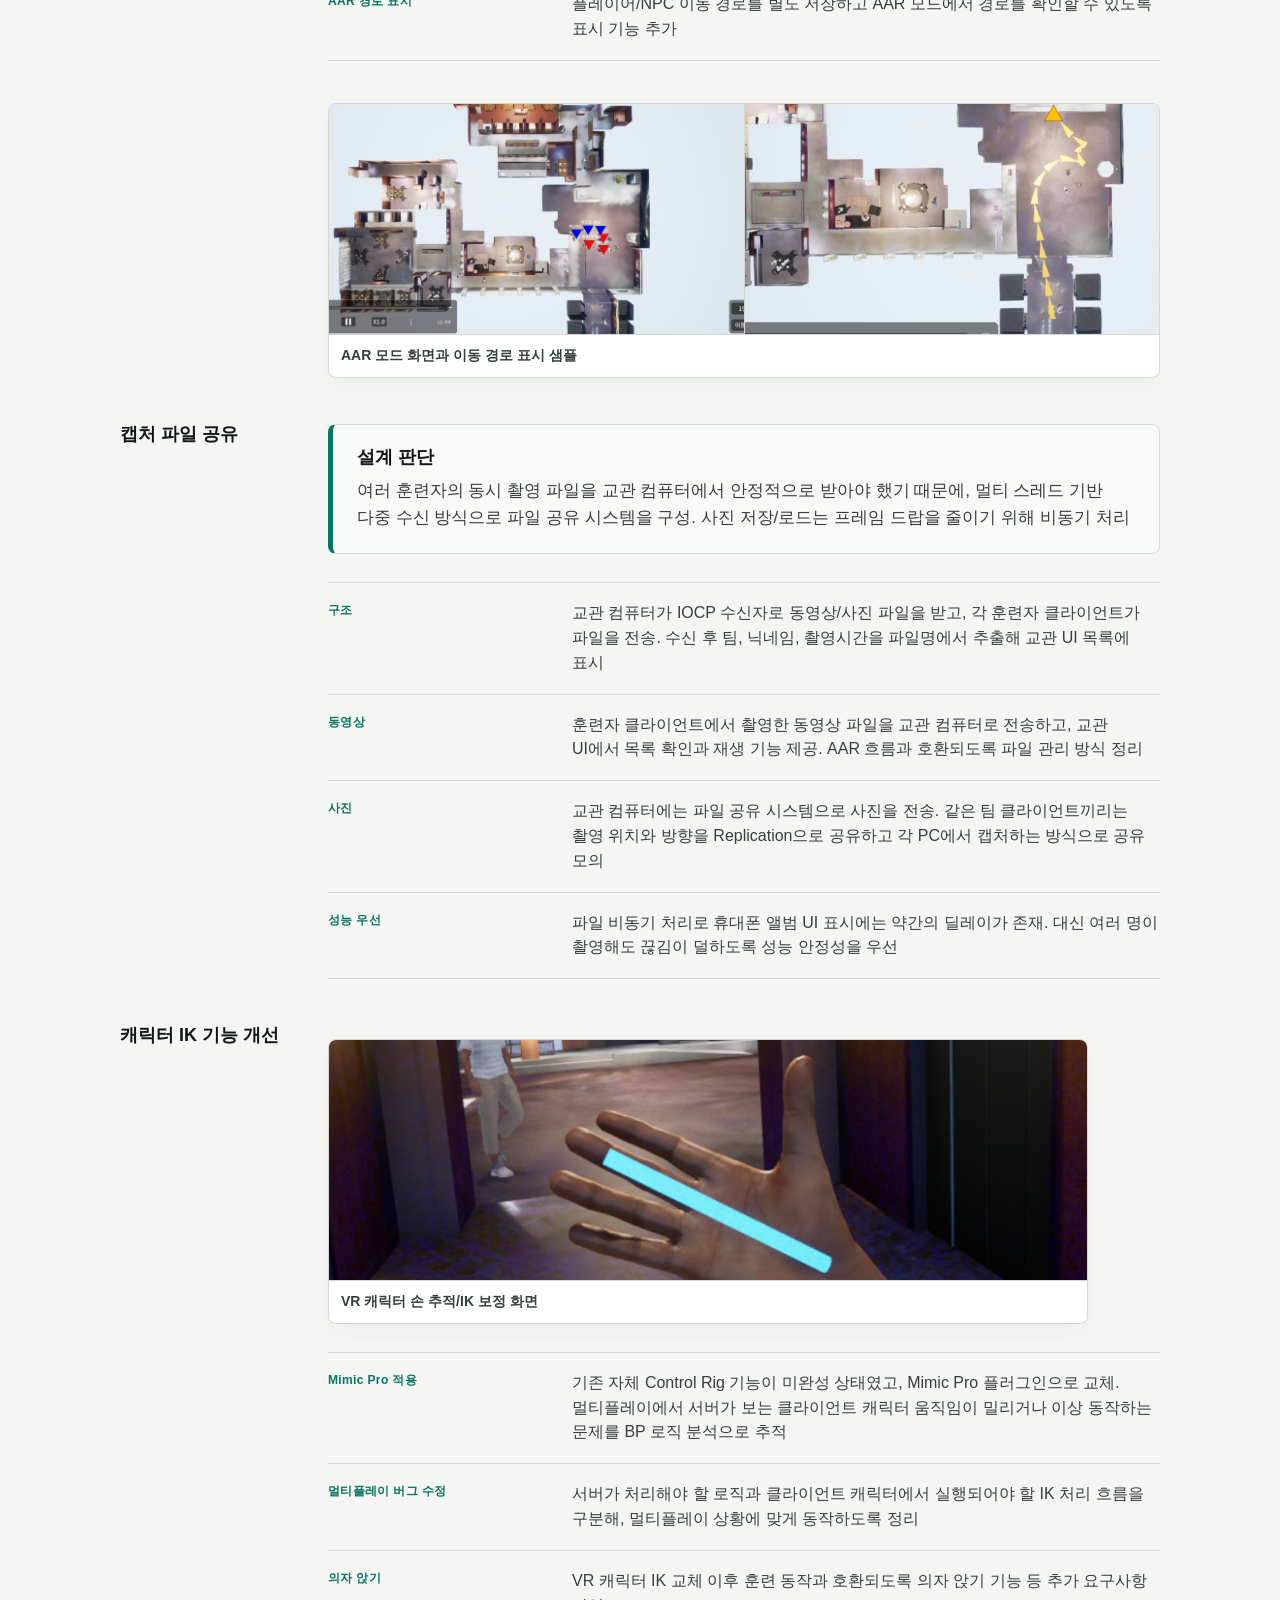
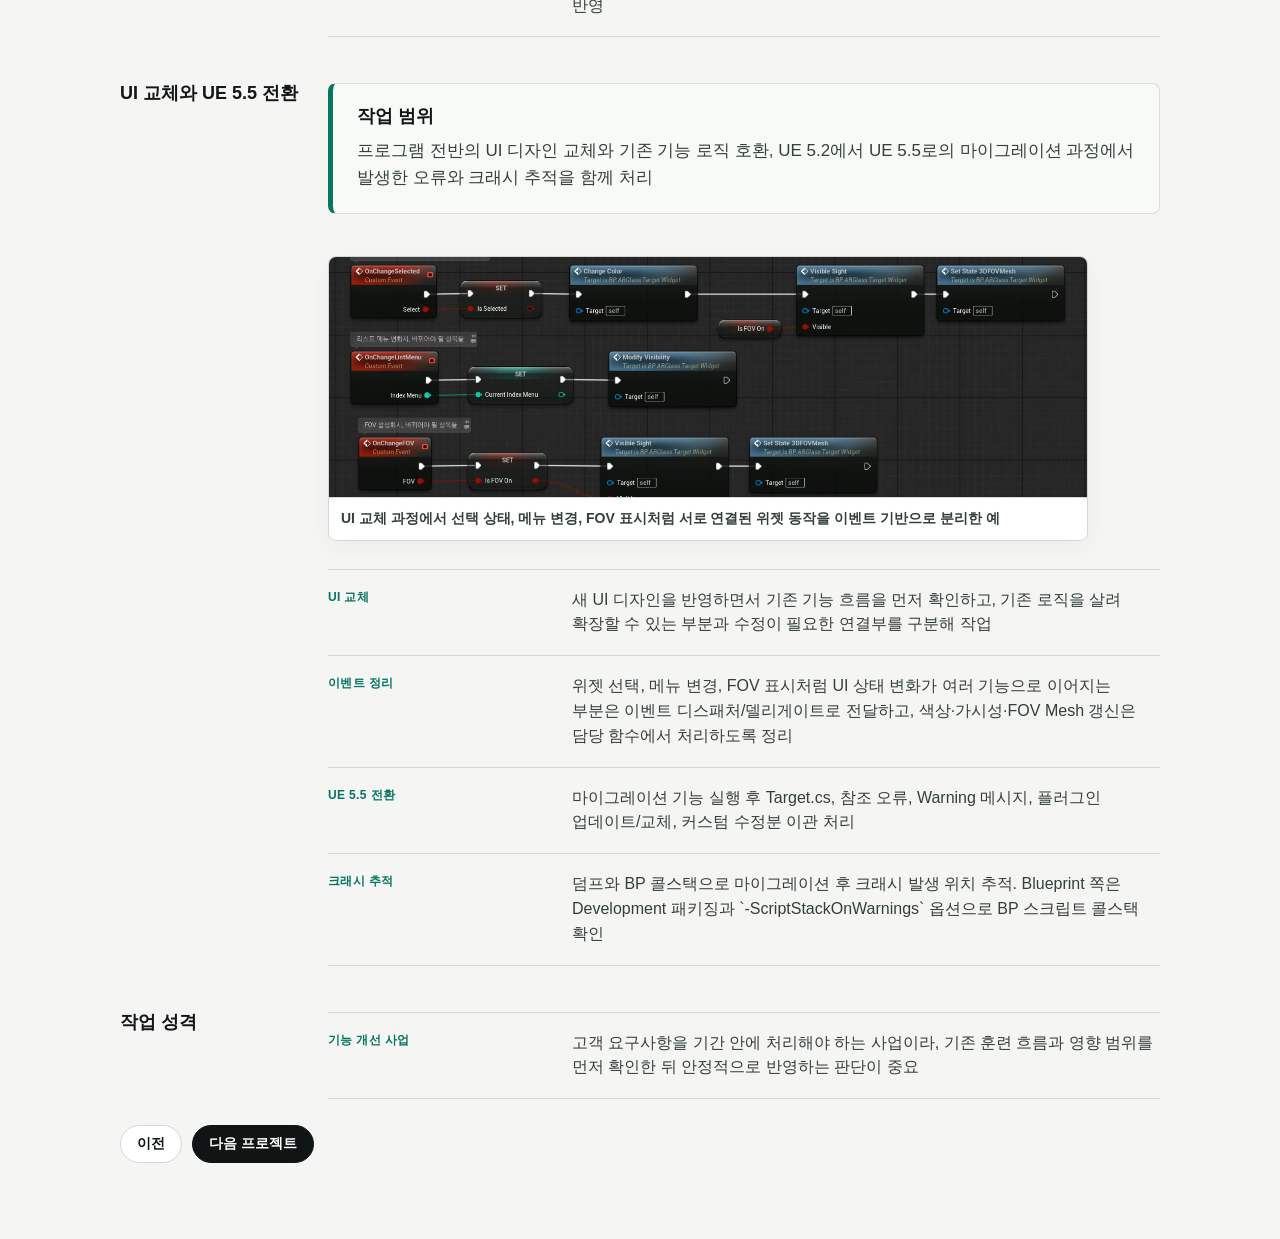
<file: projects/rio.html>
<!doctype html>
<html lang="ko">
  <head>
    <meta charset="utf-8" />
    <meta name="viewport" content="width=device-width, initial-scale=1" />
    <title>Rio VR 훈련 시뮬레이터 - 정동주</title>
    <link rel="stylesheet" href="../styles.css?v=54" />
  </head>
  <body>
    <header class="site-nav">
      <a class="brand" href="../index.html">정동주 포트폴리오</a>
      <nav aria-label="주요 메뉴">
        <a href="../index.html">프로젝트</a>
        <a href="personal-learning.html">개인 학습</a>
        <a href="../contact.html">연락처</a>
      </nav>
    </header>

    <main class="case-page">
      <section class="case-hero">
        <div>
          <p class="kicker">2024.07 - 2025.10 / Unreal VR Training Simulator</p>
          <h1>Rio VR 훈련 시뮬레이터 기능 개선</h1>
          <p>운영 중인 Unreal VR 훈련 콘텐츠의 기능 개선 사업. 고객 요구사항을 정해진 기간과 훈련 계획 안에서 안전하게 반영하는 것이 목적이었고, 각 항목마다 원인과 연관 범위를 파악한 뒤 기존 구조와 호환되도록 수정</p>
          <div class="project-facts">
            <div><span>역할</span> 기능 개선 개발</div>
            <div><span>환경</span> Unreal VR · Multiplayer</div>
            <div><span>인원</span> 개발자 3명, 2025년부터 2명</div>
          </div>
        </div>
        <aside class="case-meta">
          <div><span>주요 범위</span><strong>AAR · 캐릭터/애니메이션 · UI · 시스템</strong></div>
          <div><span>엔진</span><strong>UE 5.2 → UE 5.5</strong></div>
          <div><span>비고</span><strong>현장 설치 대응</strong></div>
        </aside>
      </section>

      <figure class="case-main-image rio-hero-pair">
        <img src="../assets/provided/rio-phone-map.png" alt="Rio 휴대폰 미니맵과 위치 표시 UI" />
        <img src="../assets/provided/rio-npc.png" alt="Rio NPC 배치 테스트 화면" />
      </figure>

      <section class="rio-brief">
        <div class="rio-brief-title">
          <p class="kicker">작업 관점</p>
          <h2>기존 구현 방식을 이해한 뒤 확장 방향 결정</h2>
          <p>프로젝트 중간에 유지보수와 기능 개선 작업으로 투입되어, 요구사항과 연결된 기존 기능이 어떻게 동작하는지 먼저 파악한 뒤 수정 방향을 결정</p>
        </div>
        <dl class="rio-principles">
          <div>
            <dt>구현 방식 파악</dt>
            <dd>요구사항과 연결된 기존 기능의 동작 흐름, 데이터 저장 방식, 서버/클라이언트 분기, UI 연결 구조를 먼저 확인</dd>
          </div>
          <div>
            <dt>개선 방향 판단</dt>
            <dd>구조를 크게 바꾸는 것이 맞는지, 기존 기능을 살려 확장하는 것이 안전한지 영향 범위와 일정 안에서 판단</dd>
          </div>
          <div>
            <dt>상호작용 정리</dt>
            <dd>기능 간 의존이 커지지 않도록 이벤트 기반으로 변경 신호를 전달하고, 실제 처리는 담당 기능 쪽에 남겨 수정 지점을 제한</dd>
          </div>
        </dl>
      </section>

      <section class="rio-scope">
        <div class="block-heading">
          <p class="kicker">기능 개선 범위</p>
          <h2>담당 항목과 작업 방향</h2>
          <p>규모가 크거나 시스템 영향 범위가 있던 개선 항목을 기능 단위로 정리</p>
        </div>
        <div class="rio-improvement-map">
          <article class="rio-lane">
            <div class="lane-summary">
              <strong>AAR 기능 개선</strong>
              <p>AAR 녹화 안정화, AAR 목록 UI 개선, 타임라인 조작 오류, 이동 경로 표시 개선</p>
            </div>
            <ol class="lane-flow">
              <li><span>01</span><strong>AAR 녹화 안정화</strong><p>녹화 끊김과 AAR 조작 오류의 원인을 추적하고 완화</p></li>
              <li><span>02</span><strong>AAR 목록 UI 개선</strong><p>파일 네이밍, 삭제, 최근 항목 유지, 잠금 기능 등 목록 관리 개선</p></li>
              <li><span>03</span><strong>AAR 경로 표시</strong><p>플레이어/NPC 이동 경로를 저장해 AAR 모드에서 표시</p></li>
            </ol>
          </article>
          <article class="rio-lane">
            <div class="lane-summary">
              <strong>캡처 파일 공유</strong>
              <p>훈련자 클라이언트에서 촬영한 동영상과 사진을 교관 컴퓨터에서 확인하는 기능 개선</p>
            </div>
            <ol class="lane-flow">
              <li><span>01</span><strong>다중 수신</strong><p>교관 컴퓨터가 여러 훈련자의 사진/동영상 파일을 IOCP로 수신</p></li>
              <li><span>02</span><strong>목록 관리</strong><p>팀, 닉네임, 촬영시간을 파일명에서 추출해 교관 UI에 표시</p></li>
              <li><span>03</span><strong>비동기 처리</strong><p>사진 저장/로드 과정에서 발생하는 프레임 드랍을 완화</p></li>
            </ol>
          </article>
          <article class="rio-lane">
            <div class="lane-summary">
              <strong>캐릭터 IK 기능 개선</strong>
              <p>외부 IK 플러그인 교체와 멀티플레이 상황의 캐릭터 동작 버그 수정</p>
            </div>
            <ol class="lane-flow">
              <li><span>01</span><strong>Mimic Pro 적용</strong><p>미완성 자체 Control Rig 기능을 외부 IK 플러그인으로 교체</p></li>
              <li><span>02</span><strong>멀티플레이 버그 수정</strong><p>서버와 클라이언트에서 실행되어야 할 IK 처리 흐름을 구분해 동작 보정</p></li>
            </ol>
          </article>
          <article class="rio-lane">
            <div class="lane-summary">
              <strong>UI 교체와 UE 5.5 전환</strong>
              <p>전반적 UI 교체와 엔진 마이그레이션 과정에서 기존 로직과 플러그인 호환 처리</p>
            </div>
            <ol class="lane-flow">
              <li><span>01</span><strong>전반 UI 교체</strong><p>새 UI 디자인을 기존 기능 흐름과 충돌하지 않도록 반영</p></li>
              <li><span>02</span><strong>UE 5.5 마이그레이션</strong><p>Target.cs, 참조 오류, 플러그인 업데이트와 경고 처리</p></li>
              <li><span>03</span><strong>크래시 원인 확인</strong><p>덤프와 BP 콜스택으로 마이그레이션 후 크래시 발생 위치 추적</p></li>
            </ol>
          </article>
        </div>
      </section>

      <section class="work-lead">
        <p class="kicker">담당 상세</p>
        <h2>기능별 구현 상세</h2>
      </section>

      <section class="case-section">
        <h2>AAR 기능 개선</h2>
        <div class="case-note">
          <h2>작업 범위</h2>
          <p>AAR 녹화 안정화, AAR 모드 조작 오류, 목록 UI 개선, 이동 경로 표시 기능을 각각 구분해 처리</p>
        </div>
        <div class="case-list">
          <div class="case-row">
            <span>문제</span>
            <p>AAR 녹화가 간헐적으로 끊기고, AAR 모드에서 일시정지/재개, 재생/중지 반복, 타임라인 이동 후 원복, 재개 실패, AAR 멈춤 문제가 발생</p>
          </div>
          <div class="case-row">
            <span>원인 분석</span>
            <p>Unreal의 AAR 녹화 구조가 Replication 데이터 저장 흐름과 연결되어 있었고, DemoNetDriver의 Reliable 패킷 버퍼 오버플로우 문제가 녹화 안정성에 영향</p>
          </div>
          <div class="case-row">
            <span>대응</span>
            <p>컨테이너 용량 조정, AAR 녹화 주기 조절, Replication 양 감소로 훈련 시간을 버틸 수 있는 수준까지 완화. UE 5.5 전환 이후 해당 문제가 재발하지 않음</p>
          </div>
          <div class="case-row">
            <span>AAR 목록 UI</span>
            <p>파일 네이밍, 삭제, 최근 3개 유지, 잠금 기능을 개선해 AAR 목록 UI 흐름을 정리</p>
          </div>
          <div class="case-row">
            <span>AAR 경로 표시</span>
            <p>플레이어/NPC 이동 경로를 별도 저장하고 AAR 모드에서 경로를 확인할 수 있도록 표시 기능 추가</p>
          </div>
        </div>
        <figure class="case-media pair">
          <div>
            <img src="../assets/provided/rio-aar.png" alt="Rio AAR 모드 화면" />
            <img src="../assets/provided/rio-aar-path.png" alt="Rio AAR 이동 경로 표시 화면" />
          </div>
          <figcaption>AAR 모드 화면과 이동 경로 표시 샘플</figcaption>
        </figure>
      </section>

      <section class="case-section">
        <h2>캡처 파일 공유</h2>
        <div class="case-note">
          <h2>설계 판단</h2>
          <p>여러 훈련자의 동시 촬영 파일을 교관 컴퓨터에서 안정적으로 받아야 했기 때문에, 멀티 스레드 기반 다중 수신 방식으로 파일 공유 시스템을 구성. 사진 저장/로드는 프레임 드랍을 줄이기 위해 비동기 처리</p>
        </div>
        <div class="case-list">
          <div class="case-row">
            <span>구조</span>
            <p>교관 컴퓨터가 IOCP 수신자로 동영상/사진 파일을 받고, 각 훈련자 클라이언트가 파일을 전송. 수신 후 팀, 닉네임, 촬영시간을 파일명에서 추출해 교관 UI 목록에 표시</p>
          </div>
          <div class="case-row">
            <span>동영상</span>
            <p>훈련자 클라이언트에서 촬영한 동영상 파일을 교관 컴퓨터로 전송하고, 교관 UI에서 목록 확인과 재생 기능 제공. AAR 흐름과 호환되도록 파일 관리 방식 정리</p>
          </div>
          <div class="case-row">
            <span>사진</span>
            <p>교관 컴퓨터에는 파일 공유 시스템으로 사진을 전송. 같은 팀 클라이언트끼리는 촬영 위치와 방향을 Replication으로 공유하고 각 PC에서 캡처하는 방식으로 공유 모의</p>
          </div>
          <div class="case-row">
            <span>성능 우선</span>
            <p>파일 비동기 처리로 휴대폰 앨범 UI 표시에는 약간의 딜레이가 존재. 대신 여러 명이 촬영해도 끊김이 덜하도록 성능 안정성을 우선</p>
          </div>
        </div>
      </section>

      <section class="case-section">
        <h2>캐릭터 IK 기능 개선</h2>
        <figure class="case-media">
          <img src="../assets/provided/rio-vr-ik.png" alt="Rio VR 캐릭터 IK 손 추적 화면" />
          <figcaption>VR 캐릭터 손 추적/IK 보정 화면</figcaption>
        </figure>
        <div class="case-list">
          <div class="case-row">
            <span>Mimic Pro 적용</span>
            <p>기존 자체 Control Rig 기능이 미완성 상태였고, Mimic Pro 플러그인으로 교체. 멀티플레이에서 서버가 보는 클라이언트 캐릭터 움직임이 밀리거나 이상 동작하는 문제를 BP 로직 분석으로 추적</p>
          </div>
          <div class="case-row">
            <span>멀티플레이 버그 수정</span>
            <p>서버가 처리해야 할 로직과 클라이언트 캐릭터에서 실행되어야 할 IK 처리 흐름을 구분해, 멀티플레이 상황에 맞게 동작하도록 정리</p>
          </div>
          <div class="case-row">
            <span>의자 앉기</span>
            <p>VR 캐릭터 IK 교체 이후 훈련 동작과 호환되도록 의자 앉기 기능 등 추가 요구사항 반영</p>
          </div>
        </div>
      </section>

      <section class="case-section">
        <h2>UI 교체와 UE 5.5 전환</h2>
        <div class="case-note">
          <h2>작업 범위</h2>
          <p>프로그램 전반의 UI 디자인 교체와 기존 기능 로직 호환, UE 5.2에서 UE 5.5로의 마이그레이션 과정에서 발생한 오류와 크래시 추적을 함께 처리</p>
        </div>
        <figure class="case-media">
          <img src="../assets/provided/rio-ui-event-dispatcher.png" alt="Rio UI 교체 작업 중 이벤트 기반 위젯 상호작용 정리 화면" />
          <figcaption>UI 교체 과정에서 선택 상태, 메뉴 변경, FOV 표시처럼 서로 연결된 위젯 동작을 이벤트 기반으로 분리한 예</figcaption>
        </figure>
        <div class="case-list">
          <div class="case-row">
            <span>UI 교체</span>
            <p>새 UI 디자인을 반영하면서 기존 기능 흐름을 먼저 확인하고, 기존 로직을 살려 확장할 수 있는 부분과 수정이 필요한 연결부를 구분해 작업</p>
          </div>
          <div class="case-row">
            <span>이벤트 정리</span>
            <p>위젯 선택, 메뉴 변경, FOV 표시처럼 UI 상태 변화가 여러 기능으로 이어지는 부분은 이벤트 디스패처/델리게이트로 전달하고, 색상·가시성·FOV Mesh 갱신은 담당 함수에서 처리하도록 정리</p>
          </div>
          <div class="case-row">
            <span>UE 5.5 전환</span>
            <p>마이그레이션 기능 실행 후 Target.cs, 참조 오류, Warning 메시지, 플러그인 업데이트/교체, 커스텀 수정분 이관 처리</p>
          </div>
          <div class="case-row">
            <span>크래시 추적</span>
            <p>덤프와 BP 콜스택으로 마이그레이션 후 크래시 발생 위치 추적. Blueprint 쪽은 Development 패키징과 `-ScriptStackOnWarnings` 옵션으로 BP 스크립트 콜스택 확인</p>
          </div>
        </div>
      </section>

      <section class="case-section">
        <h2>작업 성격</h2>
        <div class="case-list compact">
          <div class="case-row">
            <span>기능 개선 사업</span>
            <p>고객 요구사항을 기간 안에 처리해야 하는 사업이라, 기존 훈련 흐름과 영향 범위를 먼저 확인한 뒤 안정적으로 반영하는 판단이 중요</p>
          </div>
        </div>
      </section>

      <nav class="next-link">
        <a class="pill" href="imsimviewer.html">이전</a>
        <a class="pill dark" href="smart-factory.html">다음 프로젝트</a>
      </nav>
    </main>
  </body>
</html>
</file>
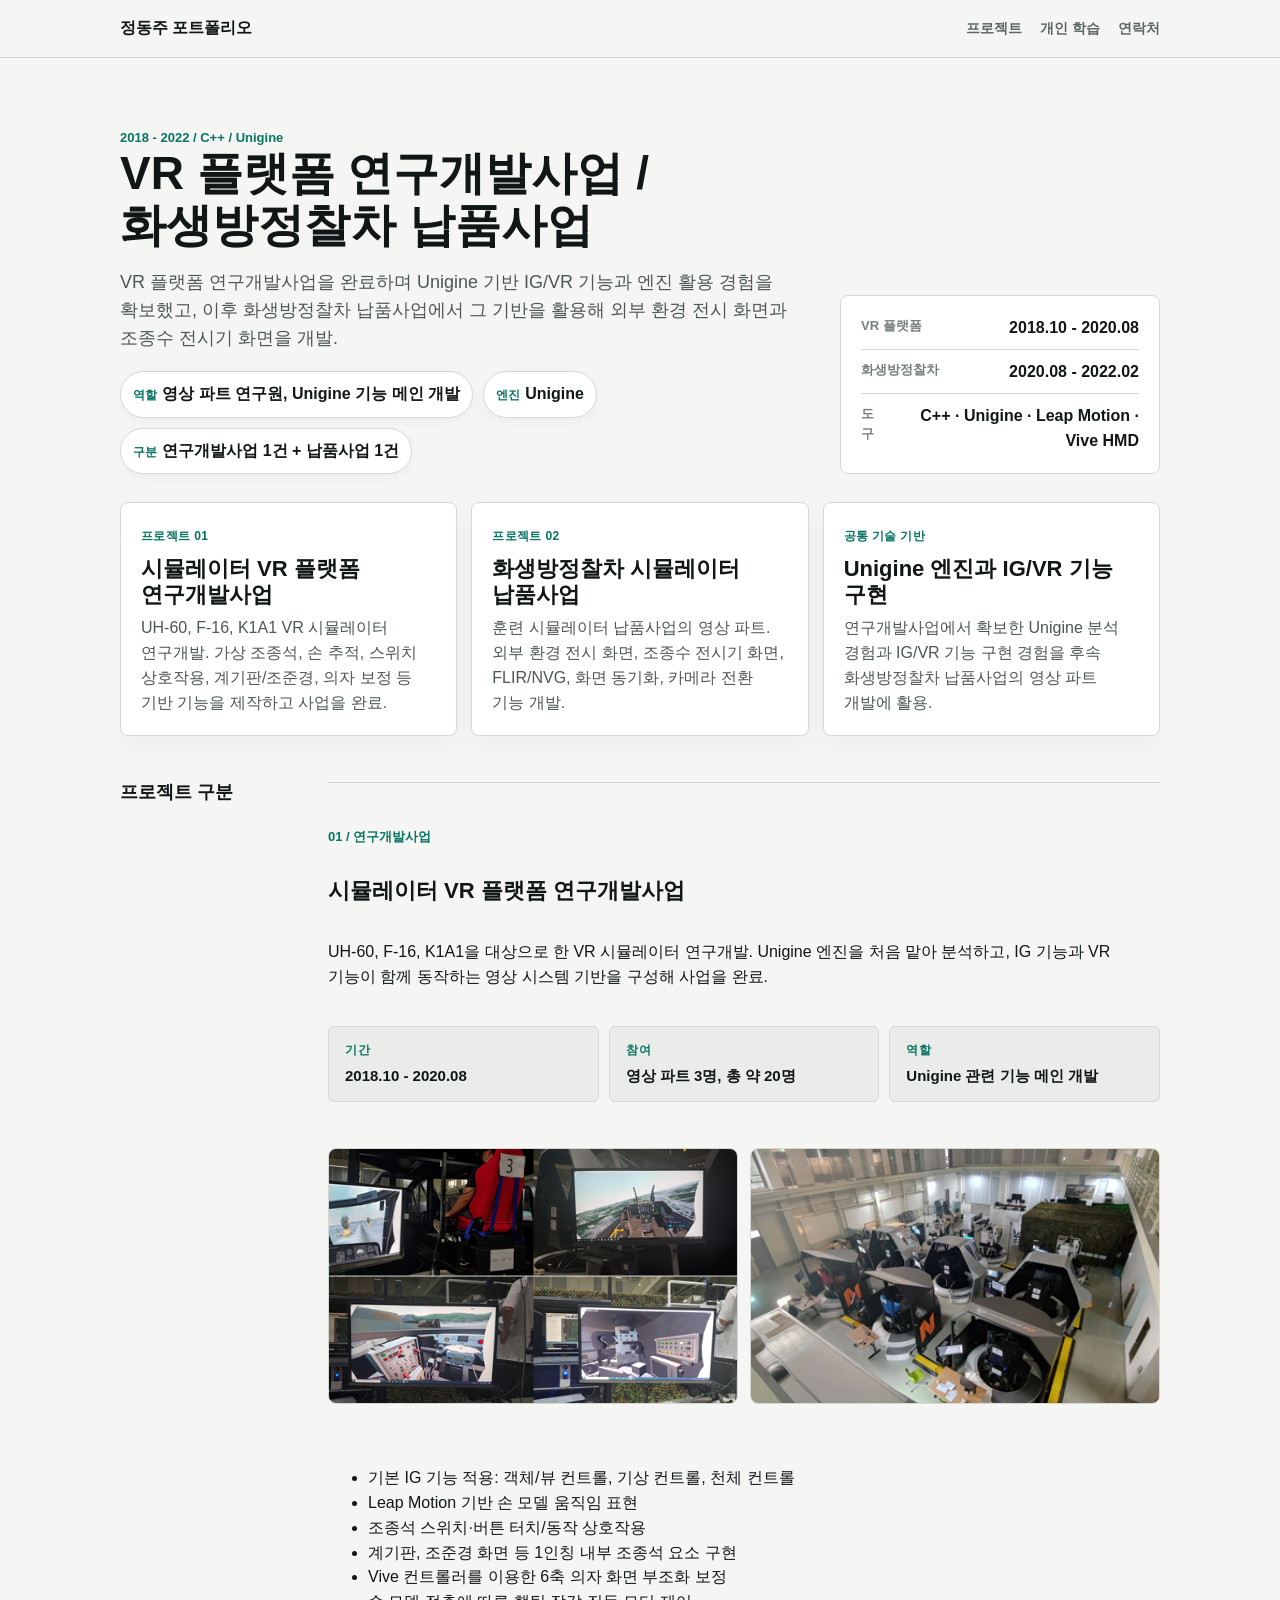
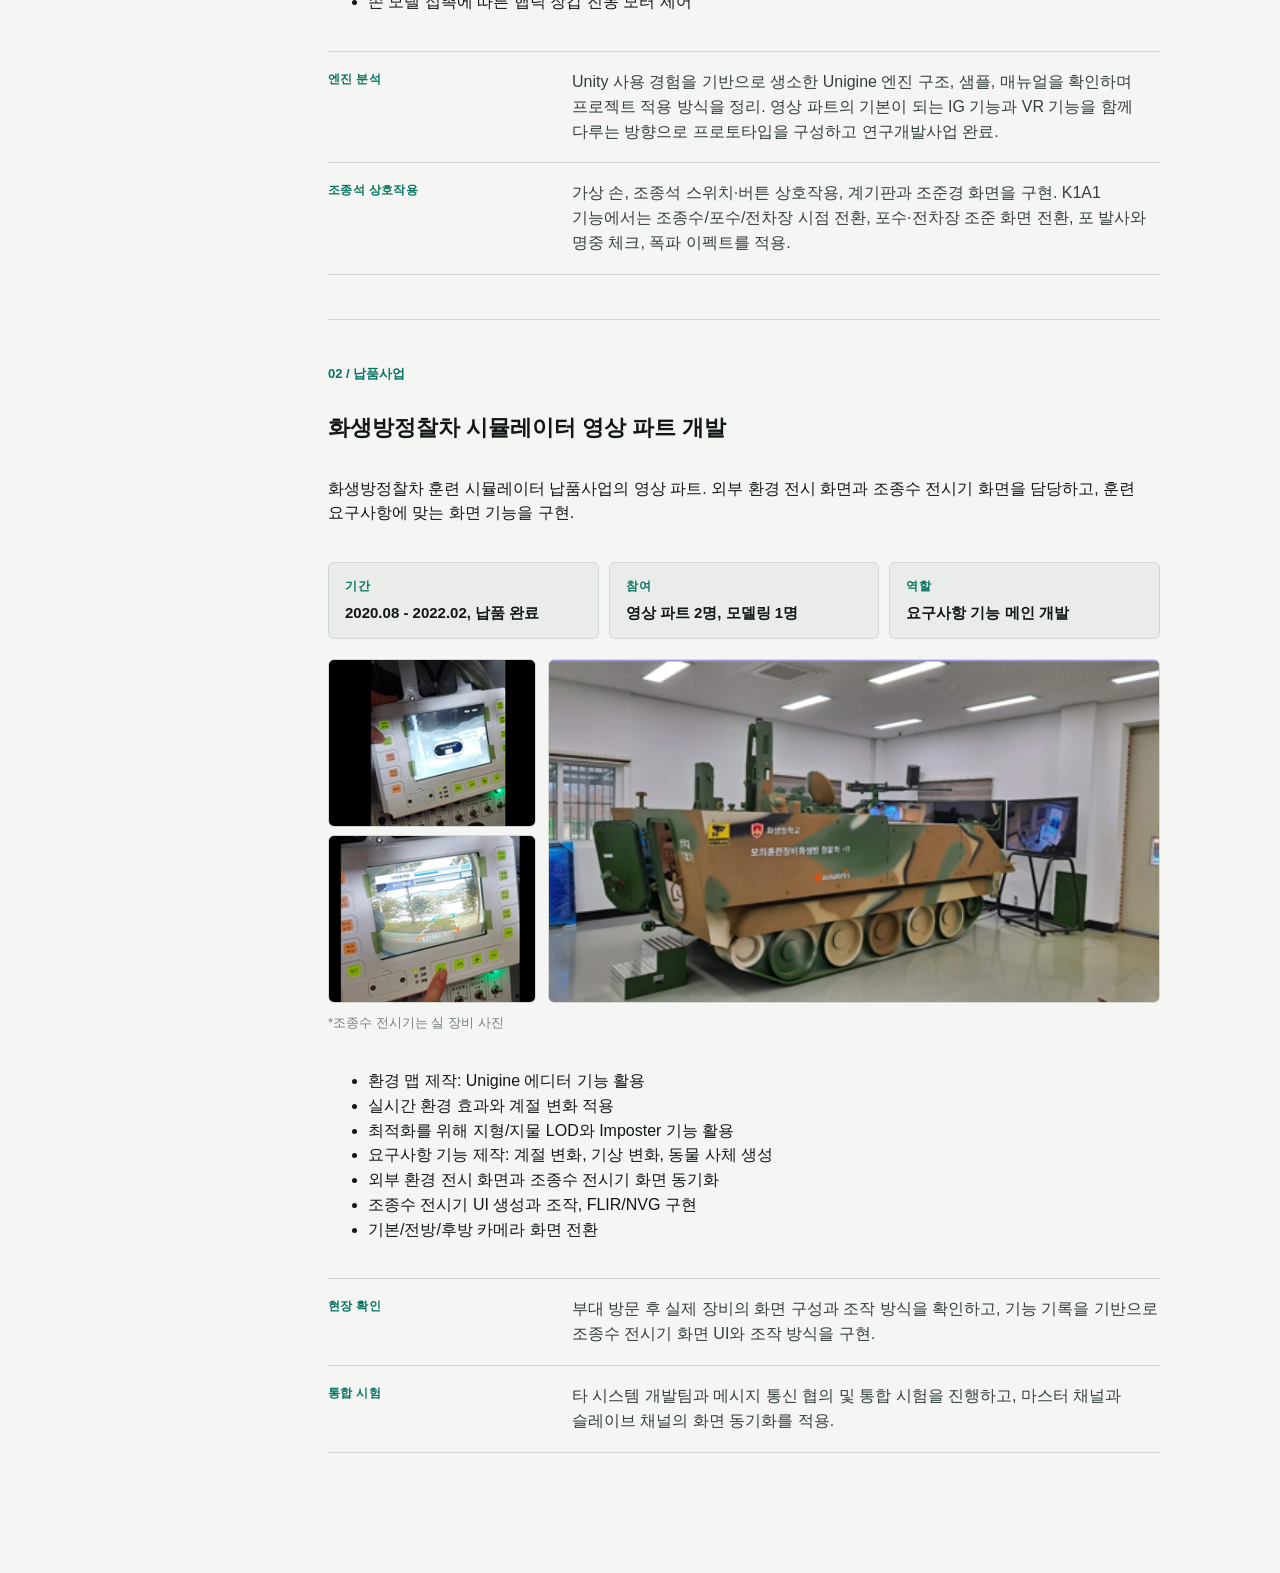
<file: projects/simulator-systems.html>
<!doctype html>
<html lang="ko">
  <head>
    <meta charset="utf-8" />
    <meta name="viewport" content="width=device-width, initial-scale=1" />
    <title>VR 플랫폼 연구개발사업 / 화생방정찰차 납품사업 - 정동주</title>
    <link rel="stylesheet" href="../styles.css?v=28" />
  </head>
  <body>
    <header class="site-nav">
      <a class="brand" href="../index.html">정동주 포트폴리오</a>
      <nav aria-label="주요 메뉴">
        <a href="../index.html">프로젝트</a>
        <a href="personal-learning.html">개인 학습</a>
        <a href="../contact.html">연락처</a>
      </nav>
    </header>

    <main class="case-page">
      <section class="case-hero">
        <div>
          <p class="kicker">2018 - 2022 / C++ / Unigine</p>
          <h1>VR 플랫폼 연구개발사업 / 화생방정찰차 납품사업</h1>
          <p>VR 플랫폼 연구개발사업을 완료하며 Unigine 기반 IG/VR 기능과 엔진 활용 경험을 확보했고, 이후 화생방정찰차 납품사업에서 그 기반을 활용해 외부 환경 전시 화면과 조종수 전시기 화면을 개발.</p>
          <div class="project-facts">
            <div><span>역할</span> 영상 파트 연구원, Unigine 기능 메인 개발</div>
            <div><span>엔진</span> Unigine</div>
            <div><span>구분</span> 연구개발사업 1건 + 납품사업 1건</div>
          </div>
        </div>
        <aside class="case-meta">
          <div><span>VR 플랫폼</span><strong>2018.10 - 2020.08</strong></div>
          <div><span>화생방정찰차</span><strong>2020.08 - 2022.02</strong></div>
          <div><span>도구</span><strong>C++ · Unigine · Leap Motion · Vive HMD</strong></div>
        </aside>
      </section>

      <section class="summary-grid">
        <article class="summary-tile">
          <span>프로젝트 01</span>
          <strong>시뮬레이터 VR 플랫폼 연구개발사업</strong>
          <p>UH-60, F-16, K1A1 VR 시뮬레이터 연구개발. 가상 조종석, 손 추적, 스위치 상호작용, 계기판/조준경, 의자 보정 등 기반 기능을 제작하고 사업을 완료.</p>
        </article>
        <article class="summary-tile">
          <span>프로젝트 02</span>
          <strong>화생방정찰차 시뮬레이터 납품사업</strong>
          <p>훈련 시뮬레이터 납품사업의 영상 파트. 외부 환경 전시 화면, 조종수 전시기 화면, FLIR/NVG, 화면 동기화, 카메라 전환 기능 개발.</p>
        </article>
        <article class="summary-tile">
          <span>공통 기술 기반</span>
          <strong>Unigine 엔진과 IG/VR 기능 구현</strong>
          <p>연구개발사업에서 확보한 Unigine 분석 경험과 IG/VR 기능 구현 경험을 후속 화생방정찰차 납품사업의 영상 파트 개발에 활용.</p>
        </article>
      </section>

      <section class="case-section">
        <h2>프로젝트 구분</h2>
        <div class="two-projects">
          <article class="project-case">
            <p class="kicker">01 / 연구개발사업</p>
            <h3>시뮬레이터 VR 플랫폼 연구개발사업</h3>
            <p>UH-60, F-16, K1A1을 대상으로 한 VR 시뮬레이터 연구개발. Unigine 엔진을 처음 맡아 분석하고, IG 기능과 VR 기능이 함께 동작하는 영상 시스템 기반을 구성해 사업을 완료.</p>
            <div class="project-overview">
              <div><span>기간</span><strong>2018.10 - 2020.08</strong></div>
              <div><span>참여</span><strong>영상 파트 3명, 총 약 20명</strong></div>
              <div><span>역할</span><strong>Unigine 관련 기능 메인 개발</strong></div>
            </div>
            <div class="media-strip two">
              <img src="../assets/ppt/24.png" alt="VR 플랫폼 연구개발 다중 시뮬레이터 화면" />
              <img src="../assets/ppt/23.png" alt="VR 시뮬레이터 개발실 장비 환경" />
            </div>
            <ul>
              <li>기본 IG 기능 적용: 객체/뷰 컨트롤, 기상 컨트롤, 천체 컨트롤</li>
              <li>Leap Motion 기반 손 모델 움직임 표현</li>
              <li>조종석 스위치·버튼 터치/동작 상호작용</li>
              <li>계기판, 조준경 화면 등 1인칭 내부 조종석 요소 구현</li>
              <li>Vive 컨트롤러를 이용한 6축 의자 화면 부조화 보정</li>
              <li>손 모델 접촉에 따른 햅틱 장갑 진동 모터 제어</li>
            </ul>
            <div class="case-list compact">
              <div class="case-row">
                <span>엔진 분석</span>
                <p>Unity 사용 경험을 기반으로 생소한 Unigine 엔진 구조, 샘플, 매뉴얼을 확인하며 프로젝트 적용 방식을 정리. 영상 파트의 기본이 되는 IG 기능과 VR 기능을 함께 다루는 방향으로 프로토타입을 구성하고 연구개발사업 완료.</p>
              </div>
              <div class="case-row">
                <span>조종석 상호작용</span>
                <p>가상 손, 조종석 스위치·버튼 상호작용, 계기판과 조준경 화면을 구현. K1A1 기능에서는 조종수/포수/전차장 시점 전환, 포수·전차장 조준 화면 전환, 포 발사와 명중 체크, 폭파 이펙트를 적용.</p>
              </div>
            </div>
          </article>

          <article class="project-case">
            <p class="kicker">02 / 납품사업</p>
            <h3>화생방정찰차 시뮬레이터 영상 파트 개발</h3>
            <p>화생방정찰차 훈련 시뮬레이터 납품사업의 영상 파트. 외부 환경 전시 화면과 조종수 전시기 화면을 담당하고, 훈련 요구사항에 맞는 화면 기능을 구현.</p>
            <div class="project-overview">
              <div><span>기간</span><strong>2020.08 - 2022.02, 납품 완료</strong></div>
              <div><span>참여</span><strong>영상 파트 2명, 모델링 1명</strong></div>
              <div><span>역할</span><strong>요구사항 기능 메인 개발</strong></div>
            </div>
            <div class="vehicle-delivery-media">
              <div class="display-stack">
                <img src="../assets/ppt/20.png" alt="조종수 전시기 실장비 화면" />
                <img src="../assets/ppt/21.png" alt="조종수 전시기 조작 화면" />
              </div>
              <img class="vehicle-main" src="../assets/ppt/22.png" alt="화생방정찰차 시뮬레이터 장비 사진" />
              <p>*조종수 전시기는 실 장비 사진</p>
            </div>
            <ul>
              <li>환경 맵 제작: Unigine 에디터 기능 활용</li>
              <li>실시간 환경 효과와 계절 변화 적용</li>
              <li>최적화를 위해 지형/지물 LOD와 Imposter 기능 활용</li>
              <li>요구사항 기능 제작: 계절 변화, 기상 변화, 동물 사체 생성</li>
              <li>외부 환경 전시 화면과 조종수 전시기 화면 동기화</li>
              <li>조종수 전시기 UI 생성과 조작, FLIR/NVG 구현</li>
              <li>기본/전방/후방 카메라 화면 전환</li>
            </ul>
            <div class="case-list compact">
              <div class="case-row">
                <span>현장 확인</span>
                <p>부대 방문 후 실제 장비의 화면 구성과 조작 방식을 확인하고, 기능 기록을 기반으로 조종수 전시기 화면 UI와 조작 방식을 구현.</p>
              </div>
              <div class="case-row">
                <span>통합 시험</span>
                <p>타 시스템 개발팀과 메시지 통신 협의 및 통합 시험을 진행하고, 마스터 채널과 슬레이브 채널의 화면 동기화를 적용.</p>
              </div>
            </div>
          </article>
        </div>
      </section>
    </main>
  </body>
</html>
</file>
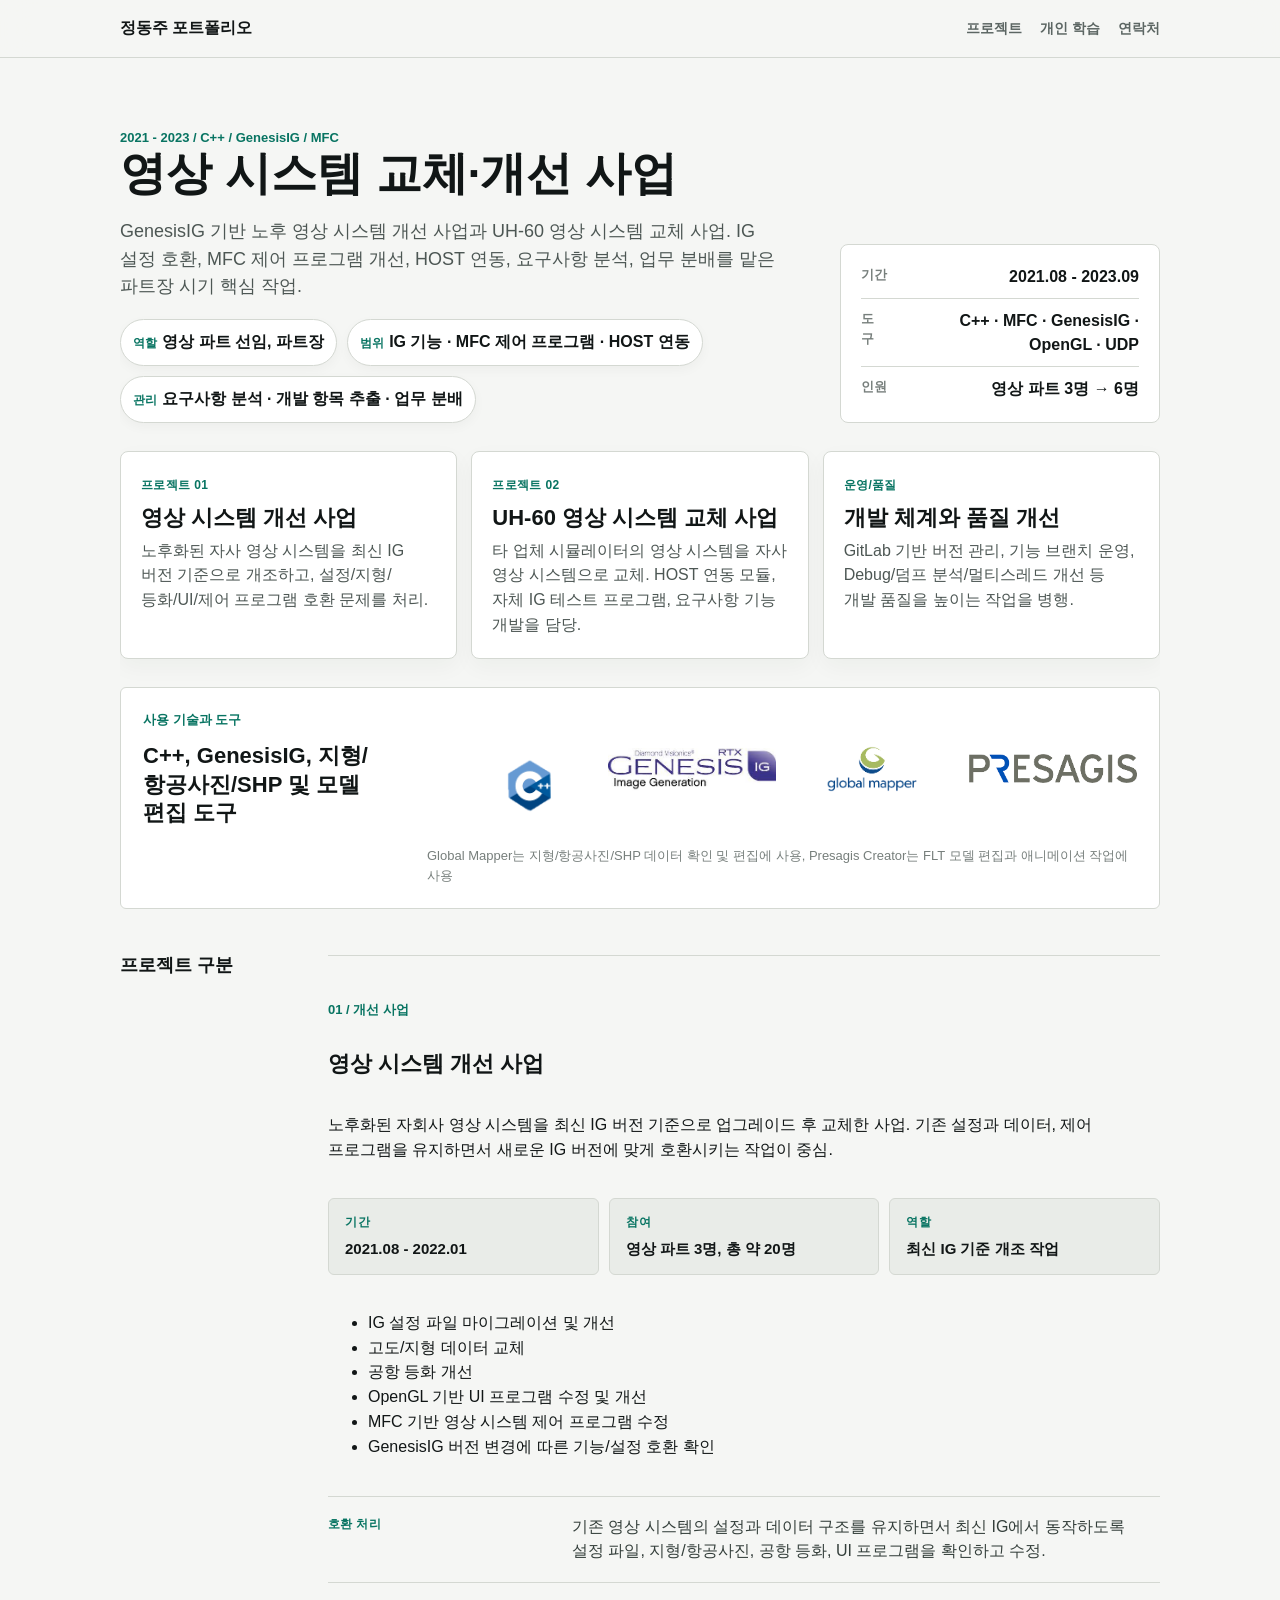
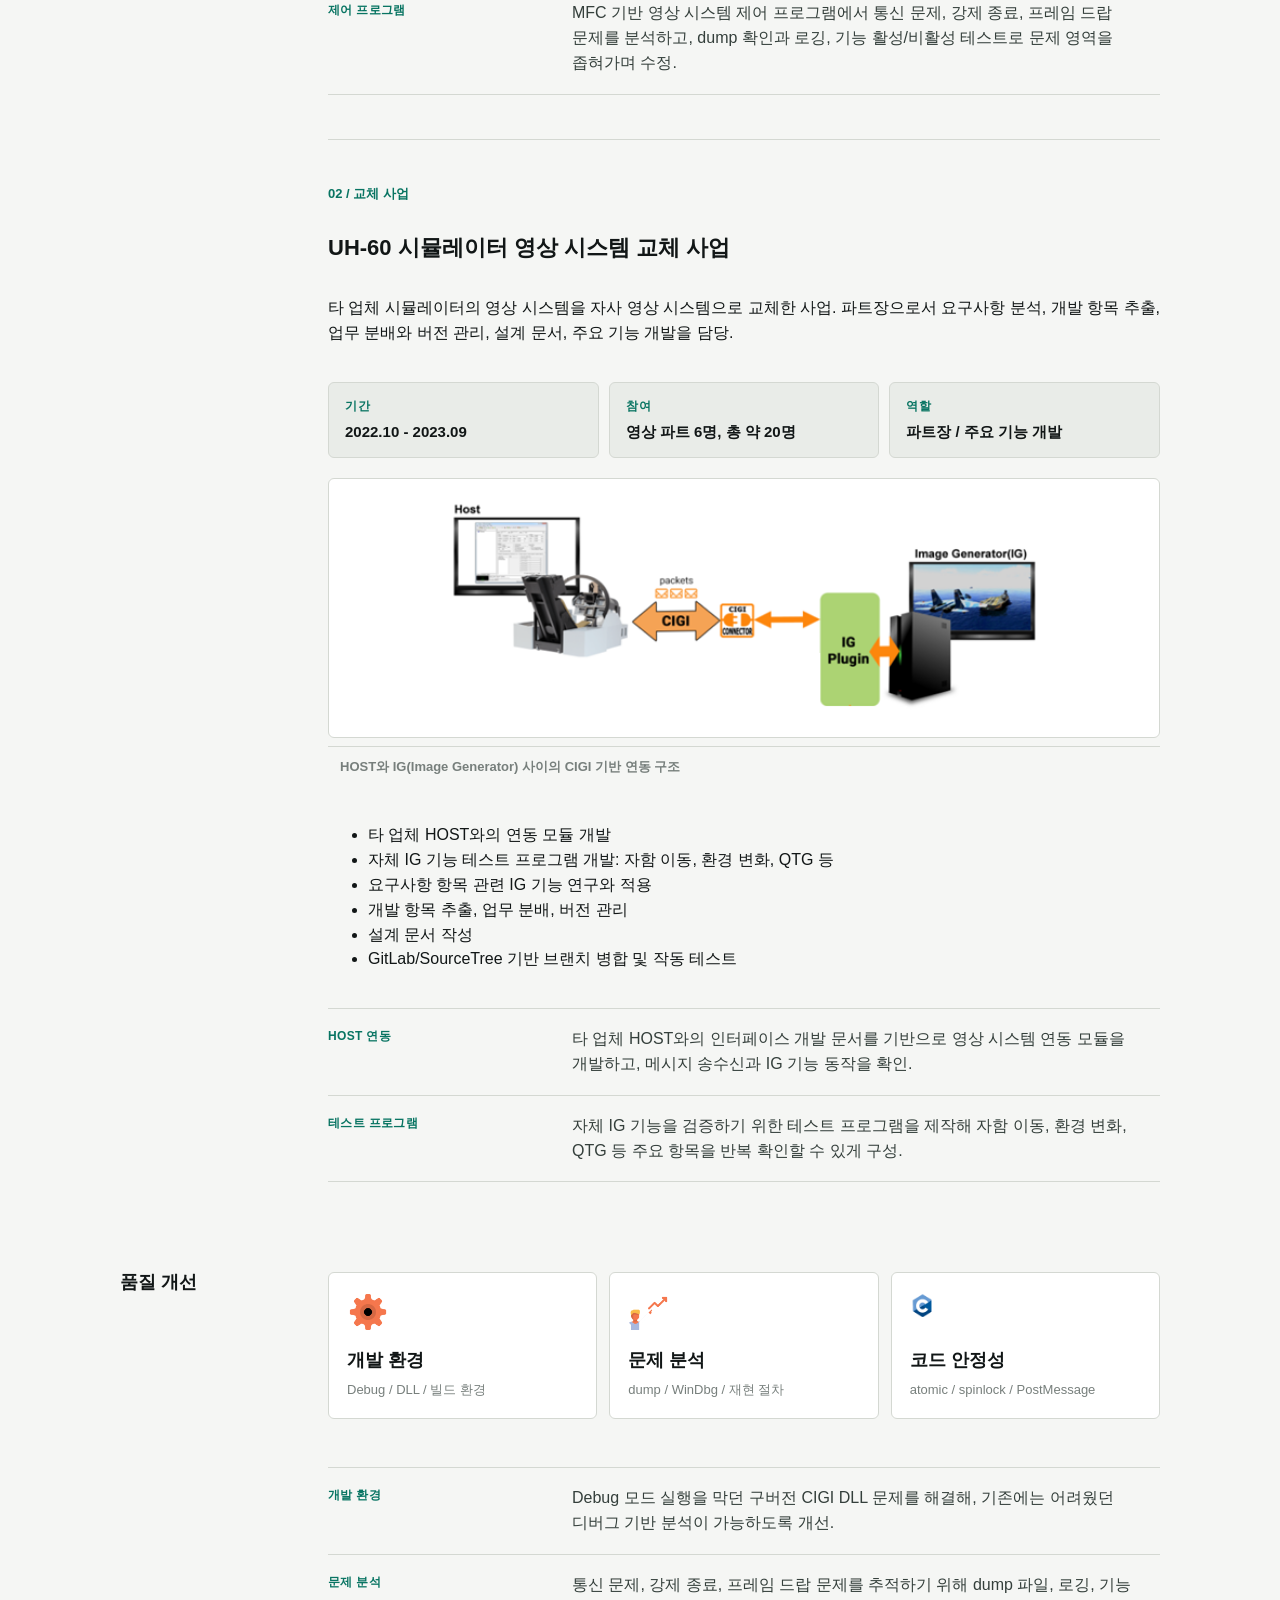
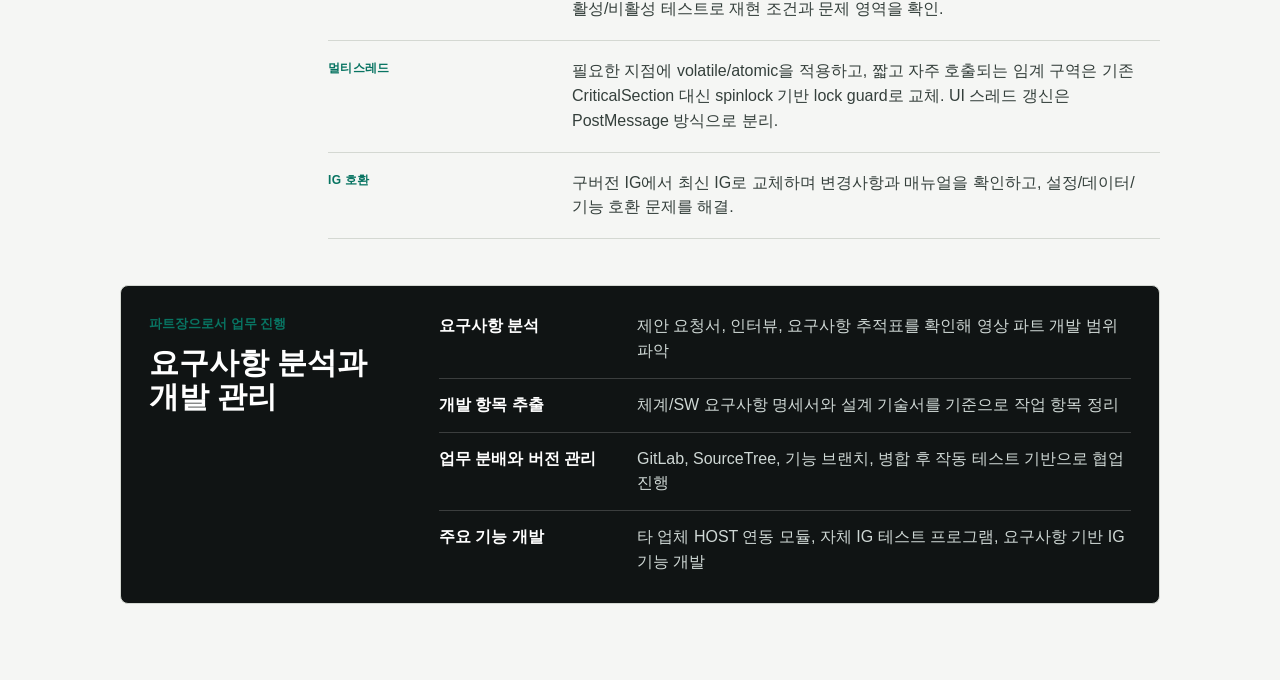
<file: projects/video-system.html>
<!doctype html>
<html lang="ko">
  <head>
    <meta charset="utf-8" />
    <meta name="viewport" content="width=device-width, initial-scale=1" />
    <title>영상 시스템 교체·개선 사업 - 정동주</title>
    <link rel="stylesheet" href="../styles.css?v=29" />
  </head>
  <body>
    <header class="site-nav">
      <a class="brand" href="../index.html">정동주 포트폴리오</a>
      <nav aria-label="주요 메뉴">
        <a href="../index.html">프로젝트</a>
        <a href="personal-learning.html">개인 학습</a>
        <a href="../contact.html">연락처</a>
      </nav>
    </header>

    <main class="case-page">
      <section class="case-hero">
        <div>
          <p class="kicker">2021 - 2023 / C++ / GenesisIG / MFC</p>
          <h1>영상 시스템 교체·개선 사업</h1>
          <p>GenesisIG 기반 노후 영상 시스템 개선 사업과 UH-60 영상 시스템 교체 사업. IG 설정 호환, MFC 제어 프로그램 개선, HOST 연동, 요구사항 분석, 업무 분배를 맡은 파트장 시기 핵심 작업.</p>
          <div class="project-facts">
            <div><span>역할</span> 영상 파트 선임, 파트장</div>
            <div><span>범위</span> IG 기능 · MFC 제어 프로그램 · HOST 연동</div>
            <div><span>관리</span> 요구사항 분석 · 개발 항목 추출 · 업무 분배</div>
          </div>
        </div>
        <aside class="case-meta">
          <div><span>기간</span><strong>2021.08 - 2023.09</strong></div>
          <div><span>도구</span><strong>C++ · MFC · GenesisIG · OpenGL · UDP</strong></div>
          <div><span>인원</span><strong>영상 파트 3명 → 6명</strong></div>
        </aside>
      </section>

      <section class="summary-grid">
        <article class="summary-tile">
          <span>프로젝트 01</span>
          <strong>영상 시스템 개선 사업</strong>
          <p>노후화된 자사 영상 시스템을 최신 IG 버전 기준으로 개조하고, 설정/지형/등화/UI/제어 프로그램 호환 문제를 처리.</p>
        </article>
        <article class="summary-tile">
          <span>프로젝트 02</span>
          <strong>UH-60 영상 시스템 교체 사업</strong>
          <p>타 업체 시뮬레이터의 영상 시스템을 자사 영상 시스템으로 교체. HOST 연동 모듈, 자체 IG 테스트 프로그램, 요구사항 기능 개발을 담당.</p>
        </article>
        <article class="summary-tile">
          <span>운영/품질</span>
          <strong>개발 체계와 품질 개선</strong>
          <p>GitLab 기반 버전 관리, 기능 브랜치 운영, Debug/덤프 분석/멀티스레드 개선 등 개발 품질을 높이는 작업을 병행.</p>
        </article>
      </section>

      <section class="tool-band" aria-label="사용 기술과 도구">
        <div>
          <p class="kicker">사용 기술과 도구</p>
          <h2>C++, GenesisIG, 지형/항공사진/SHP 및 모델 편집 도구</h2>
        </div>
        <div class="tool-logo-grid">
          <img src="../assets/ppt/58.png" alt="C++ 로고" />
          <img src="../assets/ppt/60.jpeg" alt="GenesisIG 로고" />
          <img src="../assets/ppt/63.png" alt="Global Mapper 로고" />
          <img src="../assets/ppt/64.png" alt="Presagis Creator 로고" />
        </div>
        <p class="tool-note">Global Mapper는 지형/항공사진/SHP 데이터 확인 및 편집에 사용, Presagis Creator는 FLT 모델 편집과 애니메이션 작업에 사용</p>
      </section>

      <section class="case-section">
        <h2>프로젝트 구분</h2>
        <div class="two-projects">
          <article class="project-case">
            <p class="kicker">01 / 개선 사업</p>
            <h3>영상 시스템 개선 사업</h3>
            <p>노후화된 자회사 영상 시스템을 최신 IG 버전 기준으로 업그레이드 후 교체한 사업. 기존 설정과 데이터, 제어 프로그램을 유지하면서 새로운 IG 버전에 맞게 호환시키는 작업이 중심.</p>
            <div class="project-overview">
              <div><span>기간</span><strong>2021.08 - 2022.01</strong></div>
              <div><span>참여</span><strong>영상 파트 3명, 총 약 20명</strong></div>
              <div><span>역할</span><strong>최신 IG 기준 개조 작업</strong></div>
            </div>
            <ul>
              <li>IG 설정 파일 마이그레이션 및 개선</li>
              <li>고도/지형 데이터 교체</li>
              <li>공항 등화 개선</li>
              <li>OpenGL 기반 UI 프로그램 수정 및 개선</li>
              <li>MFC 기반 영상 시스템 제어 프로그램 수정</li>
              <li>GenesisIG 버전 변경에 따른 기능/설정 호환 확인</li>
            </ul>
            <div class="case-list compact">
              <div class="case-row">
                <span>호환 처리</span>
                <p>기존 영상 시스템의 설정과 데이터 구조를 유지하면서 최신 IG에서 동작하도록 설정 파일, 지형/항공사진, 공항 등화, UI 프로그램을 확인하고 수정.</p>
              </div>
              <div class="case-row">
                <span>제어 프로그램</span>
                <p>MFC 기반 영상 시스템 제어 프로그램에서 통신 문제, 강제 종료, 프레임 드랍 문제를 분석하고, dump 확인과 로깅, 기능 활성/비활성 테스트로 문제 영역을 좁혀가며 수정.</p>
              </div>
            </div>
          </article>

          <article class="project-case">
            <p class="kicker">02 / 교체 사업</p>
            <h3>UH-60 시뮬레이터 영상 시스템 교체 사업</h3>
            <p>타 업체 시뮬레이터의 영상 시스템을 자사 영상 시스템으로 교체한 사업. 파트장으로서 요구사항 분석, 개발 항목 추출, 업무 분배와 버전 관리, 설계 문서, 주요 기능 개발을 담당.</p>
            <div class="project-overview">
              <div><span>기간</span><strong>2022.10 - 2023.09</strong></div>
              <div><span>참여</span><strong>영상 파트 6명, 총 약 20명</strong></div>
              <div><span>역할</span><strong>파트장 / 주요 기능 개발</strong></div>
            </div>
            <figure class="system-image">
              <img src="../assets/ppt/66.png" alt="HOST와 Image Generator 간 CIGI 연동 구조" />
              <figcaption>HOST와 IG(Image Generator) 사이의 CIGI 기반 연동 구조</figcaption>
            </figure>
            <ul>
              <li>타 업체 HOST와의 연동 모듈 개발</li>
              <li>자체 IG 기능 테스트 프로그램 개발: 자함 이동, 환경 변화, QTG 등</li>
              <li>요구사항 항목 관련 IG 기능 연구와 적용</li>
              <li>개발 항목 추출, 업무 분배, 버전 관리</li>
              <li>설계 문서 작성</li>
              <li>GitLab/SourceTree 기반 브랜치 병합 및 작동 테스트</li>
            </ul>
            <div class="case-list compact">
              <div class="case-row">
                <span>HOST 연동</span>
                <p>타 업체 HOST와의 인터페이스 개발 문서를 기반으로 영상 시스템 연동 모듈을 개발하고, 메시지 송수신과 IG 기능 동작을 확인.</p>
              </div>
              <div class="case-row">
                <span>테스트 프로그램</span>
                <p>자체 IG 기능을 검증하기 위한 테스트 프로그램을 제작해 자함 이동, 환경 변화, QTG 등 주요 항목을 반복 확인할 수 있게 구성.</p>
              </div>
            </div>
          </article>
        </div>
      </section>

      <section class="case-section">
        <h2>품질 개선</h2>
        <div class="quality-visual-grid">
          <article>
            <img src="../assets/ppt/52.png" alt="설정 개선 아이콘" />
            <strong>개발 환경</strong>
            <span>Debug / DLL / 빌드 환경</span>
          </article>
          <article>
            <img src="../assets/ppt/51.png" alt="개선 분석 아이콘" />
            <strong>문제 분석</strong>
            <span>dump / WinDbg / 재현 절차</span>
          </article>
          <article>
            <img src="../assets/ppt/56.png" alt="C 언어 로고" />
            <strong>코드 안정성</strong>
            <span>atomic / spinlock / PostMessage</span>
          </article>
        </div>
        <div class="case-list">
          <div class="case-row">
            <span>개발 환경</span>
            <p>Debug 모드 실행을 막던 구버전 CIGI DLL 문제를 해결해, 기존에는 어려웠던 디버그 기반 분석이 가능하도록 개선.</p>
          </div>
          <div class="case-row">
            <span>문제 분석</span>
            <p>통신 문제, 강제 종료, 프레임 드랍 문제를 추적하기 위해 dump 파일, 로깅, 기능 활성/비활성 테스트로 재현 조건과 문제 영역을 확인.</p>
          </div>
          <div class="case-row">
            <span>멀티스레드</span>
            <p>필요한 지점에 volatile/atomic을 적용하고, 짧고 자주 호출되는 임계 구역은 기존 CriticalSection 대신 spinlock 기반 lock guard로 교체. UI 스레드 갱신은 PostMessage 방식으로 분리.</p>
          </div>
          <div class="case-row">
            <span>IG 호환</span>
            <p>구버전 IG에서 최신 IG로 교체하며 변경사항과 매뉴얼을 확인하고, 설정/데이터/기능 호환 문제를 해결.</p>
          </div>
        </div>
      </section>

      <section class="process-panel">
        <div>
          <p class="kicker">파트장으로서 업무 진행</p>
          <h2>요구사항 분석과 개발 관리</h2>
        </div>
        <ol>
          <li><strong>요구사항 분석</strong><span>제안 요청서, 인터뷰, 요구사항 추적표를 확인해 영상 파트 개발 범위 파악</span></li>
          <li><strong>개발 항목 추출</strong><span>체계/SW 요구사항 명세서와 설계 기술서를 기준으로 작업 항목 정리</span></li>
          <li><strong>업무 분배와 버전 관리</strong><span>GitLab, SourceTree, 기능 브랜치, 병합 후 작동 테스트 기반으로 협업 진행</span></li>
          <li><strong>주요 기능 개발</strong><span>타 업체 HOST 연동 모듈, 자체 IG 테스트 프로그램, 요구사항 기반 IG 기능 개발</span></li>
        </ol>
      </section>
    </main>
  </body>
</html>
</file>
<file: styles.css>
:root {
  --bg: #f5f6f4;
  --ink: #111616;
  --muted: #777f7c;
  --line: #d4d8d2;
  --soft: #e9ece8;
  --card: #ffffff;
  --accent: #087462;
  --dark: #101414;
  --blue: #dfe8f2;
  --radius: 8px;
  --max: 1040px;
}

* {
  box-sizing: border-box;
}

html {
  scroll-behavior: smooth;
  overflow-x: hidden;
}

body {
  margin: 0;
  background: var(--bg);
  color: var(--ink);
  font-family: "Pretendard", "Noto Sans KR", "Apple SD Gothic Neo", "Segoe UI", sans-serif;
  line-height: 1.55;
  word-break: keep-all;
  overflow-wrap: break-word;
  overflow-x: hidden;
}

main,
.site-nav {
  max-width: 100vw;
  overflow-x: hidden;
}

a {
  color: inherit;
  text-decoration: none;
}

img {
  display: block;
  max-width: 100%;
  height: auto;
}

.site-nav {
  position: sticky;
  top: 0;
  z-index: 10;
  display: flex;
  align-items: center;
  justify-content: space-between;
  gap: 24px;
  min-height: 58px;
  padding: 0 max(24px, calc((100vw - var(--max)) / 2));
  border-bottom: 1px solid var(--line);
  background: rgba(245, 246, 244, 0.92);
  backdrop-filter: blur(16px);
}

.brand {
  font-weight: 800;
}

.site-nav nav {
  display: flex;
  gap: 18px;
  color: #5c6663;
  font-size: 14px;
  font-weight: 700;
}

.site-nav a:hover {
  color: var(--accent);
}

.landing,
.showcase,
.split-callout,
.compact-sections,
.footer-cta,
.detail {
  width: min(var(--max), calc(100% - 48px));
  margin: 0 auto;
}

.landing {
  display: grid;
  grid-template-columns: minmax(0, 0.9fr) minmax(360px, 1.1fr);
  gap: 52px;
  align-items: center;
  padding: 66px 0 54px;
}

.kicker {
  margin: 0 0 12px;
  color: var(--accent);
  font-size: 12px;
  font-weight: 850;
  letter-spacing: 0.08em;
  text-transform: uppercase;
}

h1,
h2,
h3 {
  margin: 0;
  line-height: 1.12;
  letter-spacing: 0;
  word-break: keep-all;
  overflow-wrap: break-word;
}

h1 {
  font-size: 50px;
  font-weight: 850;
}

h1 span {
  display: block;
}

h2 {
  font-size: 32px;
  font-weight: 830;
}

h3 {
  font-size: 22px;
  font-weight: 800;
}

.landing-copy p:not(.kicker) {
  max-width: 620px;
  margin: 22px 0 0;
  color: #424b48;
  font-size: 17px;
}

.quick-links,
.footer-links,
.next-link {
  display: flex;
  flex-wrap: wrap;
  gap: 10px;
  margin-top: 26px;
}

.pill {
  display: inline-flex;
  align-items: center;
  justify-content: center;
  min-height: 38px;
  padding: 0 16px;
  border: 1px solid var(--line);
  border-radius: 999px;
  background: var(--card);
  font-size: 14px;
  font-weight: 760;
}

.pill.dark {
  border-color: var(--dark);
  background: var(--dark);
  color: #fff;
}

.hero-image,
.project-card,
.detail-hero img,
.gallery img {
  border: 1px solid var(--line);
  border-radius: var(--radius);
  background: var(--soft);
  overflow: hidden;
}

.hero-image {
  margin: 0;
}

.hero-image img {
  width: 100%;
  aspect-ratio: 16 / 10;
  object-fit: cover;
}

figcaption {
  padding: 10px 12px;
  border-top: 1px solid var(--line);
  color: var(--muted);
  font-size: 13px;
  font-weight: 650;
}

.showcase {
  padding: 54px 0;
}

.section-title {
  display: flex;
  align-items: end;
  justify-content: space-between;
  gap: 24px;
  margin-bottom: 24px;
}

.project-grid {
  display: grid;
  grid-template-columns: repeat(2, minmax(0, 1fr));
  gap: 18px;
}

.project-card {
  display: grid;
  gap: 12px;
  padding: 10px;
  background: var(--card);
  transition: transform 0.18s ease, box-shadow 0.18s ease;
}

.project-card:hover {
  transform: translateY(-3px);
  box-shadow: 0 18px 44px rgba(27, 35, 32, 0.12);
}

.project-card.large {
  grid-column: span 2;
}

.project-card img,
.placeholder {
  width: 100%;
  aspect-ratio: 16 / 9;
  border-radius: 6px;
  object-fit: cover;
}

.project-card div:last-child {
  padding: 0 4px 6px;
}

.project-card p {
  margin: 0 0 6px;
  color: var(--muted);
  font-size: 12px;
  font-weight: 760;
}

.project-card span {
  display: block;
  margin-top: 6px;
  color: #56615d;
  font-size: 14px;
}

.placeholder {
  display: flex;
  align-items: center;
  justify-content: center;
  gap: 10px;
  padding: 20px;
}

.placeholder span {
  display: inline-flex;
  padding: 8px 10px;
  border-radius: 999px;
  background: rgba(255, 255, 255, 0.12);
  color: #fff;
  font-weight: 800;
}

.dark-card {
  background: #151919;
}

.blue-card {
  background: linear-gradient(135deg, #dbe8f4, #eff3f6);
}

.blue-card span {
  background: #fff;
  color: #1e435f;
}

.soft-card {
  background: #edf1ed;
}

.soft-card span {
  background: #fff;
  color: #31413c;
}

.split-callout {
  display: grid;
  grid-template-columns: 0.9fr 1.1fr auto;
  gap: 28px;
  align-items: center;
  padding: 50px 0;
  border-top: 1px solid var(--line);
  border-bottom: 1px solid var(--line);
}

.split-callout p {
  color: #444d4a;
}

.compact-sections {
  display: grid;
  grid-template-columns: repeat(2, minmax(0, 1fr));
  gap: 18px;
  padding: 50px 0;
}

.compact-sections a {
  display: grid;
  gap: 8px;
  min-height: 150px;
  padding: 22px;
  border: 1px solid var(--line);
  border-radius: var(--radius);
  background: var(--card);
}

.compact-sections small {
  color: var(--accent);
  font-weight: 850;
}

.compact-sections strong {
  font-size: 26px;
  line-height: 1.18;
}

.compact-sections span {
  color: var(--muted);
}

.footer-cta {
  display: flex;
  align-items: end;
  justify-content: space-between;
  gap: 24px;
  padding: 56px 0 72px;
}

.detail {
  padding: 58px 0 74px;
}

.detail-hero {
  display: grid;
  gap: 18px;
  min-width: 0;
}

.detail-hero.compact {
  max-width: 820px;
  padding-bottom: 16px;
}

.detail-hero p:not(.kicker) {
  margin: 0;
  color: #4d5754;
  font-size: 18px;
}

.detail-hero img {
  width: 100%;
  aspect-ratio: 16 / 8.2;
  object-fit: cover;
}

.detail-grid,
.feature-list,
.three-list {
  display: grid;
  grid-template-columns: repeat(2, minmax(0, 1fr));
  gap: 14px;
  margin-top: 24px;
}

.detail-grid article,
.feature-list div,
.three-list article {
  min-width: 0;
  padding: 20px;
  border: 1px solid var(--line);
  border-radius: var(--radius);
  background: var(--card);
}

.detail-grid p,
.feature-list p,
.three-list p,
.detail-grid li {
  color: #4b5652;
  overflow-wrap: anywhere;
  word-break: keep-all;
}

.detail-body {
  margin-top: 36px;
  min-width: 0;
}

.gallery {
  display: grid;
  grid-template-columns: repeat(2, minmax(0, 1fr));
  gap: 12px;
  margin-top: 28px;
}

.gallery img {
  width: 100%;
  aspect-ratio: 16 / 10;
  object-fit: cover;
}

.media-strip {
  display: grid;
  grid-template-columns: repeat(3, minmax(0, 1fr));
  gap: 12px;
  margin: 26px 0;
}

.media-strip.two {
  grid-template-columns: repeat(2, minmax(0, 1fr));
}

.media-strip img {
  width: 100%;
  aspect-ratio: 16 / 10;
  object-fit: cover;
  border: 1px solid var(--line);
  border-radius: var(--radius);
  background: var(--soft);
}

.media-strip img.panel-focus {
  object-fit: contain;
  object-position: left top;
  background: #eef3e9;
}

.media-strip img:only-child {
  grid-column: 1 / -1;
  aspect-ratio: 16 / 7.8;
}

.section-media {
  margin: 0 0 18px;
}

.case-lead {
  display: grid;
  grid-template-columns: minmax(0, 0.9fr) minmax(0, 1.1fr);
  gap: 14px;
  margin: 28px 0;
}

.lead-card {
  padding: 24px;
  border: 1px solid var(--line);
  border-radius: var(--radius);
  background: var(--card);
  box-shadow: 0 10px 28px rgba(31, 39, 36, 0.045);
}

.lead-card.dark {
  background: var(--dark);
  color: #fff;
}

.lead-card span {
  color: var(--accent);
  font-size: 12px;
  font-weight: 850;
  letter-spacing: 0.03em;
}

.case-page .kicker,
.case-page .lead-card span {
  color: var(--accent);
  font-size: 13px;
  font-weight: 850;
  letter-spacing: 0;
  text-transform: none;
}

.lead-card strong {
  display: block;
  margin-top: 8px;
  color: inherit;
  font-size: 28px;
  line-height: 1.2;
}

.lead-card p {
  margin: 12px 0 0;
  color: #4d5754;
  font-size: 17px;
  line-height: 1.55;
}

.lead-card.dark p {
  color: #d7dfdc;
}

.lead-points {
  display: grid;
  gap: 10px;
}

.lead-points div {
  padding: 16px 18px;
  border: 1px solid var(--line);
  border-radius: 8px;
  background: #fff;
}

.lead-points strong {
  display: block;
  color: var(--ink);
  font-size: 18px;
}

.lead-points p {
  margin: 6px 0 0;
  color: var(--muted);
  line-height: 1.45;
}

.case-lead.flat {
  grid-template-columns: 1fr;
  gap: 22px;
  padding: 30px 0 36px;
  border-top: 1px solid var(--line);
  border-bottom: 1px solid var(--line);
}

.case-lead.flat .lead-card {
  max-width: 980px;
  padding: 0;
  border: 0;
  border-radius: 0;
  background: transparent;
  box-shadow: none;
}

.case-lead.flat .lead-card.dark {
  color: var(--ink);
}

.case-lead.flat .lead-card strong {
  max-width: 860px;
  font-size: clamp(30px, 4vw, 46px);
}

.case-lead.flat .lead-card.dark p {
  max-width: 920px;
  color: #3f4b47;
}

.case-lead.flat .lead-points {
  grid-template-columns: repeat(3, minmax(0, 1fr));
  gap: 16px;
}

.case-lead.flat .lead-points div {
  min-height: 150px;
  padding: 22px 24px;
  border: 1px solid var(--line);
  border-radius: var(--radius);
  background: var(--card);
  box-shadow: 0 10px 24px rgba(31, 39, 36, 0.04);
}

.case-lead.flat .lead-points div:first-child {
  padding-left: 24px;
}

.factory-overview {
  margin: 42px 0 0;
  padding: 34px 0 42px;
  border-top: 1px solid var(--line);
  border-bottom: 1px solid var(--line);
}

.factory-overview h2 {
  margin: 8px 0 10px;
  font-size: clamp(30px, 4vw, 46px);
  letter-spacing: 0;
}

.factory-overview > p:not(.kicker) {
  max-width: 900px;
  margin: 0;
  color: #3f4b47;
  font-size: 17px;
  line-height: 1.6;
}

.factory-system-map {
  display: grid;
  grid-template-columns: repeat(4, minmax(0, 1fr));
  gap: 0;
  margin-top: 28px;
  border-top: 1px solid var(--line);
  border-bottom: 1px solid var(--line);
}

.factory-system-map div {
  position: relative;
  min-height: 158px;
  padding: 22px 24px;
  border-right: 1px solid var(--line);
}

.factory-system-map div:last-child {
  border-right: 0;
}

.factory-system-map div::after {
  content: "";
  position: absolute;
  top: 50%;
  right: -8px;
  width: 14px;
  height: 14px;
  border-top: 2px solid var(--accent);
  border-right: 2px solid var(--accent);
  transform: translateY(-50%) rotate(45deg);
  background: var(--bg);
  z-index: 1;
}

.factory-system-map div:last-child::after {
  content: none;
}

.factory-system-map .owned {
  background: #eef4ef;
}

.factory-system-map span,
.client-flow span {
  color: var(--accent);
  font-size: 12px;
  font-weight: 850;
  letter-spacing: 0;
}

.factory-system-map strong {
  display: block;
  margin-top: 10px;
  color: var(--ink);
  font-size: 22px;
  line-height: 1.2;
}

.factory-system-map p {
  margin: 10px 0 0;
  color: #4e5a56;
  line-height: 1.5;
}

.client-flow {
  display: grid;
  margin: 0;
  padding: 0;
  border-top: 1px solid var(--line);
  list-style: none;
}

.client-flow li {
  display: grid;
  grid-template-columns: 80px 260px minmax(0, 1fr);
  gap: 20px;
  align-items: start;
  padding: 18px 0;
  border-bottom: 1px solid var(--line);
}

.client-flow strong {
  font-size: 22px;
  line-height: 1.25;
}

.client-flow p {
  margin: 0;
  color: #3f4b47;
  line-height: 1.6;
}

.smart-response h2 {
  max-width: 1000px;
  margin: 8px 0 22px;
  font-size: clamp(28px, 3.5vw, 42px);
  letter-spacing: 0;
}

.response-layout {
  display: grid;
  grid-template-columns: repeat(2, minmax(0, 1fr));
  border-top: 1px solid var(--line);
  border-left: 1px solid var(--line);
}

.response-layout > div {
  min-height: 170px;
  padding: 24px 26px;
  border-right: 1px solid var(--line);
  border-bottom: 1px solid var(--line);
  background: rgba(255, 255, 255, 0.52);
}

.response-layout strong {
  display: flex;
  gap: 10px;
  align-items: baseline;
  margin-bottom: 12px;
  color: var(--ink);
  font-size: 22px;
  line-height: 1.25;
}

.response-layout strong span {
  color: var(--accent);
  font-size: 14px;
  font-weight: 850;
}

.response-layout p {
  margin: 0;
  color: #3f4b47;
  font-size: 17px;
  line-height: 1.6;
}

.case-note {
  padding: 22px 24px;
  border: 1px solid #d8ded9;
  border-left: 5px solid var(--accent);
  border-radius: var(--radius);
  background: #f8faf7;
}

.case-note h2 {
  margin: 0 0 10px;
  font-size: 26px;
}

.case-note p {
  margin: 0;
  color: #33403c;
  font-size: 17px;
  line-height: 1.6;
}

.vehicle-delivery-media {
  display: grid;
  grid-template-columns: minmax(120px, 0.34fr) minmax(0, 1fr);
  gap: 12px;
  align-items: stretch;
}

.vehicle-delivery-media img {
  width: 100%;
  height: 100%;
  object-fit: cover;
  border: 1px solid var(--line);
  border-radius: 6px;
  background: var(--soft);
}

.vehicle-delivery-media p {
  grid-column: 1 / -1;
  margin: -2px 0 0;
  color: var(--muted);
  font-size: 13px;
}

.display-stack {
  display: grid;
  gap: 8px;
}

.display-stack img {
  aspect-ratio: 4 / 3;
}

.vehicle-main {
  aspect-ratio: 16 / 9;
}

.system-image {
  margin: 0;
}

.system-image img {
  width: 100%;
  max-height: 260px;
  object-fit: contain;
  padding: 18px;
  border: 1px solid var(--line);
  border-radius: 6px;
  background: #fff;
}

.system-image figcaption {
  margin-top: 8px;
  color: var(--muted);
  font-size: 13px;
}

.tool-band {
  display: grid;
  grid-template-columns: 260px minmax(0, 1fr);
  gap: 24px;
  align-items: center;
  margin-top: 28px;
  padding: 22px;
  border: 1px solid var(--line);
  border-radius: 6px;
  background: #fff;
}

.tool-band h2 {
  margin: 6px 0 0;
  font-size: 22px;
  line-height: 1.3;
}

.tool-logo-grid {
  display: grid;
  grid-template-columns: repeat(4, minmax(0, 1fr));
  gap: 12px;
  align-items: center;
}

.tool-logo-grid img {
  width: 100%;
  max-height: 92px;
  object-fit: contain;
}

.tool-note {
  grid-column: 2;
  margin: -6px 0 0;
  color: var(--muted);
  font-size: 13px;
}

.quality-visual-grid {
  display: grid;
  grid-template-columns: repeat(3, minmax(0, 1fr));
  gap: 12px;
  margin-bottom: 20px;
}

.quality-visual-grid article {
  min-width: 0;
  padding: 18px;
  border: 1px solid var(--line);
  border-radius: 6px;
  background: var(--card);
}

.quality-visual-grid img {
  width: 42px;
  height: 42px;
  object-fit: contain;
  margin-bottom: 14px;
}

.quality-visual-grid strong,
.quality-visual-grid span {
  display: block;
}

.quality-visual-grid strong {
  color: var(--ink);
  font-size: 18px;
}

.quality-visual-grid span {
  margin-top: 6px;
  color: var(--muted);
  font-size: 13px;
  line-height: 1.45;
}

.process-panel {
  display: grid;
  grid-template-columns: 260px minmax(0, 1fr);
  gap: 30px;
  margin-top: 46px;
  padding: 28px;
  border: 1px solid var(--line);
  border-radius: var(--radius);
  background: var(--dark);
  color: #fff;
}

.process-panel h2 {
  font-size: 30px;
}

.process-panel ol {
  display: grid;
  gap: 14px;
  margin: 0;
  padding: 0;
  list-style: none;
}

.process-panel li {
  display: grid;
  grid-template-columns: 180px minmax(0, 1fr);
  gap: 18px;
  padding-bottom: 14px;
  border-bottom: 1px solid rgba(255, 255, 255, 0.18);
}

.process-panel li:last-child {
  border-bottom: 0;
  padding-bottom: 0;
}

.process-panel span {
  color: #cfd8d5;
}

.diagram-card,
.flow {
  display: grid;
  grid-template-columns: repeat(5, minmax(0, 1fr));
  gap: 10px;
  margin-top: 20px;
}

.diagram-card div,
.flow div {
  min-height: 92px;
  padding: 14px;
  border: 1px solid var(--line);
  border-radius: var(--radius);
  background: var(--card);
}

.diagram-card span {
  color: var(--accent);
  font-size: 12px;
  font-weight: 850;
}

.diagram-card strong {
  display: block;
  margin-top: 10px;
  line-height: 1.25;
}

.flow div {
  display: flex;
  align-items: center;
  justify-content: center;
  color: #143c35;
  background: #e8f1ed;
  font-weight: 850;
  text-align: center;
}

.portfolio-home {
  width: min(var(--max), calc(100% - 48px));
  margin: 0 auto;
}

.portfolio-hero {
  display: grid;
  grid-template-columns: minmax(0, 1.1fr) minmax(280px, 0.75fr);
  gap: 54px;
  align-items: end;
  padding: 58px 0 38px;
}

.portfolio-hero h1 {
  max-width: 820px;
  font-size: 48px;
}

.hero-brief {
  display: grid;
  gap: 18px;
}

.hero-brief p {
  margin: 0;
  color: #3f4946;
  font-size: 17px;
}

.hero-strength {
  display: grid;
  grid-template-columns: 0.72fr repeat(4, 1fr);
  gap: 16px;
  align-items: start;
  padding: 28px 0 36px;
  border-top: 1px solid var(--line);
  border-bottom: 1px solid var(--line);
}

.hero-strength div {
  display: grid;
  gap: 6px;
}

.hero-strength strong {
  font-size: 20px;
}

.hero-strength span {
  color: var(--muted);
}

.career-map {
  display: grid;
  grid-template-columns: 0.7fr minmax(0, 3.3fr);
  gap: 16px;
  padding: 32px 0 44px;
  border-bottom: 1px solid var(--line);
}

.career-rail {
  display: grid;
  grid-template-columns: repeat(4, minmax(0, 1fr));
  gap: 10px;
}

.career-rail article {
  position: relative;
  min-height: 150px;
  padding: 18px;
  border: 1px solid var(--line);
  border-radius: var(--radius);
  background: var(--card);
  box-shadow: 0 8px 22px rgba(31, 39, 36, 0.04);
}

.career-rail article::before {
  content: "";
  position: absolute;
  top: 28px;
  left: -11px;
  width: 10px;
  height: 1px;
  background: var(--line);
}

.career-rail article:first-child::before {
  display: none;
}

.career-rail span {
  color: var(--accent);
  font-size: 12px;
  font-weight: 850;
}

.career-rail strong {
  display: block;
  margin-top: 8px;
  font-size: 18px;
  line-height: 1.22;
}

.career-rail p {
  margin: 10px 0 0;
  color: #56615d;
  font-size: 14px;
}

.hero-feature {
  display: grid;
  grid-template-columns: minmax(0, 1fr) 300px;
  gap: 18px;
  align-items: stretch;
}

.feature-image,
.work-card,
.mini-links a {
  border: 1px solid var(--line);
  border-radius: var(--radius);
  background: var(--card);
  box-shadow: 0 10px 28px rgba(31, 39, 36, 0.045);
  overflow: hidden;
}

.feature-image img {
  width: 100%;
  height: 100%;
  min-height: 330px;
  object-fit: cover;
}

.feature-note {
  display: flex;
  flex-direction: column;
  justify-content: end;
  gap: 10px;
  padding: 24px;
  border: 1px solid var(--line);
  border-radius: var(--radius);
  background: var(--dark);
  color: #fff;
}

.feature-note span,
.work-copy small,
.summary-tile span,
.project-facts span,
.case-row span {
  color: var(--accent);
  font-size: 12px;
  font-weight: 850;
  letter-spacing: 0.03em;
}

.feature-note strong {
  font-size: 30px;
  line-height: 1.1;
}

.feature-note p {
  margin: 0;
  color: #cfd8d5;
}

.portfolio-section {
  padding: 56px 0 24px;
}

.section-title.compact {
  display: block;
  margin-bottom: 22px;
}

.work-grid {
  display: grid;
  grid-template-columns: repeat(2, minmax(0, 1fr));
  gap: 16px;
}

.company-block {
  padding: 28px 0 54px;
}

.company-block + .company-block {
  border-top: 1px solid var(--line);
}

.company-title {
  display: grid;
  grid-template-columns: auto minmax(120px, 1fr);
  gap: 8px 18px;
  align-items: baseline;
  margin-bottom: 18px;
}

.company-title h3 {
  font-size: 30px;
}

.company-title .kicker {
  margin: 0;
}

.company-title span {
  grid-column: 1 / -1;
  color: var(--muted);
}

.work-card {
  display: grid;
  grid-template-columns: minmax(0, 0.95fr) minmax(280px, 1fr);
  min-height: 280px;
  transition: transform 0.18s ease, box-shadow 0.18s ease;
}

.work-card:not(.wide) {
  grid-template-columns: 1fr;
}

.work-card:hover {
  transform: translateY(-3px);
  box-shadow: 0 18px 42px rgba(27, 35, 32, 0.12);
}

.work-card.wide {
  grid-column: span 2;
}

.work-card.text-only {
  grid-template-columns: 1fr;
  min-height: 220px;
}

.work-card.text-only .work-copy {
  justify-content: center;
}

.work-card img,
.card-visual {
  width: 100%;
  height: 100%;
  min-height: 230px;
  object-fit: cover;
}

.thumbnail-pair {
  display: grid;
  grid-template-columns: repeat(2, minmax(0, 1fr));
  width: 100%;
  height: 100%;
  min-height: 230px;
  background: var(--soft);
}

.thumbnail-pair img {
  width: 100%;
  height: 100%;
  min-height: 230px;
  object-fit: cover;
}

.grouped-work {
  min-height: 330px;
}

.collage-visual {
  display: grid;
  grid-template-columns: 1.35fr 0.9fr;
  grid-template-rows: repeat(2, minmax(0, 1fr));
  gap: 8px;
  height: 100%;
  min-height: 260px;
  padding: 10px;
  background: var(--soft);
}

.collage-visual img {
  width: 100%;
  height: 100%;
  min-height: 0;
  border-radius: 6px;
  object-fit: cover;
  background: var(--card);
}

.collage-visual .collage-main {
  grid-row: span 2;
}

.grouped-list {
  gap: 18px;
  justify-content: center;
}

.grouped-list div {
  padding-bottom: 14px;
  border-bottom: 1px solid var(--line);
}

.grouped-list div:last-child {
  padding-bottom: 0;
  border-bottom: 0;
}

.grouped-list h3 {
  font-size: 22px;
}

.early-visual {
  display: grid;
  grid-template-rows: minmax(0, 1fr) auto;
  gap: 10px;
  height: 100%;
  min-height: 270px;
  padding: 10px;
  background: var(--soft);
}

.early-visual figure {
  margin: 0;
  border: 1px solid var(--line);
  border-radius: 6px;
  background: var(--card);
  overflow: hidden;
}

.early-visual img {
  width: 100%;
  height: 100%;
  min-height: 185px;
  object-fit: cover;
}

.early-visual figcaption,
.annotated-image figcaption {
  padding: 8px 10px;
  border-top: 1px solid var(--line);
  color: var(--muted);
  font-size: 12px;
  font-weight: 750;
}

.mini-flow {
  display: grid;
  grid-template-columns: repeat(2, minmax(0, 1fr));
  gap: 8px;
}

.mini-flow span {
  display: flex;
  align-items: center;
  min-height: 44px;
  padding: 10px;
  border: 1px solid var(--line);
  border-radius: 6px;
  background: var(--card);
  color: #1e2b27;
  font-size: 12px;
  font-weight: 850;
}

.project-case {
  display: grid;
  gap: 20px;
  padding: 44px 0;
  border-top: 1px solid var(--line);
}

.game-page .project-case {
  margin: 28px 0;
  padding: 28px;
  border: 1px solid #d8ded9;
  border-radius: var(--radius);
  background: #fff;
  box-shadow: 0 14px 36px rgba(31, 39, 36, 0.06);
}

.game-page .project-case.game-case-light {
  background: #f9faf7;
}

.game-page .project-case.metal-case {
  border-color: #2b2d2d;
  background: #202020;
  color: #fff;
}

.game-page .project-case.metal-case .project-case-title {
  border-bottom-color: rgba(255, 255, 255, 0.18);
}

.game-page .project-case.metal-case .project-case-title p:not(.kicker) {
  color: #dadada;
}

.game-page .project-case + .project-case {
  margin-top: 34px;
}

.game-page .project-case-title {
  padding-bottom: 18px;
  border-bottom: 1px solid var(--line);
}

.ppt-style-layout {
  display: grid;
  grid-template-columns: 300px minmax(0, 1fr);
  gap: 24px;
  align-items: stretch;
}

.ppt-side {
  display: grid;
  gap: 18px;
  align-content: start;
}

.ppt-info-card {
  padding: 22px 24px;
  border-radius: 22px;
  background: #fff;
  color: #111616;
  box-shadow: 0 10px 24px rgba(0, 0, 0, 0.08);
}

.ppt-info-card.center {
  display: flex;
  align-items: center;
  justify-content: center;
  min-height: 82px;
  color: #5a58db;
  font-size: 22px;
  font-weight: 850;
  text-align: center;
}

.ppt-info-card h3 {
  margin-bottom: 14px;
  color: #f0a331;
  font-size: 26px;
  text-align: center;
}

.ppt-info-card ul {
  display: grid;
  gap: 8px;
  margin: 0;
  padding: 0;
  list-style: none;
  color: #111616;
  font-size: 18px;
  line-height: 1.35;
}

.ppt-info-card li::before {
  content: "✓";
  margin-right: 8px;
  color: #111616;
  font-weight: 900;
}

.ppt-main {
  display: grid;
  gap: 14px;
  min-width: 0;
}

.ppt-main > h3 {
  color: #f06d47;
  font-size: 30px;
  text-align: center;
}

.td-visual-row {
  display: grid;
  grid-template-columns: minmax(0, 0.95fr) minmax(0, 1fr);
  gap: 14px;
  align-items: stretch;
}

.purple-feature-list {
  display: grid;
  gap: 10px;
}

.purple-feature-list strong {
  display: flex;
  align-items: center;
  min-height: 58px;
  padding: 12px 16px;
  border-radius: 12px;
  background: #5a58db;
  color: #fff;
  font-size: 17px;
  line-height: 1.35;
}

.dark-main {
  padding: 18px;
  border-radius: 22px;
  background:
    linear-gradient(rgba(23, 16, 16, 0.83), rgba(23, 16, 16, 0.83)),
    url("assets/ppt/99.png") center / cover;
}

.dark-main > h3 {
  color: #a9a1ff;
}

.implementation-grid {
  display: grid;
  grid-template-columns: 1fr 1.15fr 1fr;
  gap: 14px;
}

.implementation-grid article {
  display: grid;
  align-content: start;
  gap: 8px;
  min-height: 250px;
  padding: 18px;
  border-radius: 18px;
  background: #5a58db;
  color: #fff;
  text-align: center;
}

.implementation-grid p {
  margin: 0;
  font-size: 16px;
  line-height: 1.35;
}

.sprite-row {
  display: flex;
  flex-wrap: wrap;
  justify-content: center;
  gap: 6px;
  margin-top: 10px;
}

.sprite-row img {
  width: 52px;
  height: 52px;
  object-fit: contain;
  background: rgba(255, 255, 255, 0.22);
}

.boss-shots {
  display: grid;
  grid-template-columns: repeat(2, minmax(0, 1fr));
  gap: 6px;
  margin-top: 10px;
}

.boss-shots img {
  width: 100%;
  min-height: 80px;
  object-fit: cover;
  border-radius: 2px;
}

.boss-shots img:first-child {
  grid-column: 1 / -1;
}

.history-box {
  margin-top: 14px;
  padding: 22px 26px;
  border-radius: 18px;
  background: #fff;
  color: #4a4a4a;
}

.history-box h3 {
  margin-bottom: 14px;
  color: #f06d47;
  font-size: 28px;
  text-align: center;
}

.history-box ul {
  display: grid;
  gap: 9px;
  margin: 0;
  padding-left: 18px;
}

.history-box li {
  line-height: 1.55;
}

.project-overview {
  display: grid;
  grid-template-columns: repeat(3, minmax(0, 1fr));
  gap: 10px;
}

.project-overview div {
  padding: 14px 16px;
  border: 1px solid var(--line);
  border-radius: 6px;
  background: var(--soft);
}

.project-overview span {
  display: block;
  color: var(--accent);
  font-size: 12px;
  font-weight: 800;
  letter-spacing: 0.08em;
}

.project-overview strong {
  display: block;
  margin-top: 6px;
  color: var(--ink);
  font-size: 15px;
  line-height: 1.45;
}

.labeled-block {
  margin-top: 18px;
  padding: 24px;
  border: 1px solid var(--line);
  border-radius: var(--radius);
  background: var(--soft);
}

.block-heading {
  margin-bottom: 18px;
}

.block-heading h2 {
  font-size: 30px;
}

.detail-heading {
  margin: 34px 0 0;
  padding-top: 0;
}

.detail-heading .kicker {
  margin-bottom: 0;
}

.project-case-title {
  max-width: 820px;
}

.project-case-title h2 {
  font-size: 30px;
}

.project-case-title p:not(.kicker) {
  margin: 12px 0 0;
  color: #44504c;
  font-size: 17px;
}

.flow-diagram {
  display: grid;
  grid-template-columns: repeat(5, minmax(0, 1fr));
  gap: 10px;
}

.direction-section {
  padding: 46px 0 0;
}

.direction-section .block-heading {
  margin-bottom: 14px;
}

.flow-diagram.six {
  grid-template-columns: repeat(6, minmax(0, 1fr));
}

.flow-diagram div {
  min-height: 168px;
  padding: 18px;
  border: 1px solid var(--line);
  border-radius: var(--radius);
  background: var(--card);
  box-shadow: 0 8px 22px rgba(31, 39, 36, 0.04);
}

.flow-diagram span {
  color: var(--accent);
  font-size: 12px;
  font-weight: 850;
}

.flow-diagram strong {
  display: block;
  margin-top: 8px;
  font-size: 18px;
  line-height: 1.2;
}

.flow-diagram p {
  margin: 10px 0 0;
  color: #56615d;
  font-size: 14px;
}

.flow-diagram.process-strip {
  grid-template-columns: repeat(3, minmax(0, 1fr));
  gap: 16px;
}

.flow-diagram.process-strip div {
  min-height: 170px;
  padding: 22px 24px;
  border: 1px solid var(--line);
  border-radius: var(--radius);
  background: var(--card);
  box-shadow: 0 10px 24px rgba(31, 39, 36, 0.04);
}

.flow-diagram.process-strip div:first-child {
  padding-left: 24px;
}

.flow-diagram.process-strip strong {
  font-size: 20px;
}

.flow-diagram.process-strip p {
  max-width: 260px;
}

.game-project-grid {
  display: grid;
  grid-template-columns: repeat(3, minmax(0, 1fr));
  gap: 12px;
}

.game-project-grid article {
  min-height: 170px;
  padding: 20px;
  border: 1px solid var(--line);
  border-radius: var(--radius);
  background: var(--card);
  box-shadow: 0 8px 22px rgba(31, 39, 36, 0.04);
}

.game-project-grid span,
.logic-flow span {
  color: var(--accent);
  font-size: 12px;
  font-weight: 850;
}

.game-project-grid h3 {
  margin-top: 10px;
  font-size: 22px;
  line-height: 1.18;
}

.game-project-grid p {
  margin: 10px 0 0;
  color: #4d5754;
}

.game-detail-grid {
  display: grid;
  grid-template-columns: minmax(0, 1.08fr) minmax(0, 1fr);
  gap: 20px;
  align-items: start;
}

.game-detail-grid.emphasis-grid {
  grid-template-columns: minmax(0, 1.15fr) minmax(0, 0.95fr);
}

.game-shot-grid {
  display: grid;
  grid-template-columns: repeat(2, minmax(0, 1fr));
  gap: 8px;
  padding: 10px;
  border: 1px solid var(--line);
  border-radius: var(--radius);
  background: var(--soft);
}

.game-shot-grid img {
  width: 100%;
  aspect-ratio: 1 / 0.82;
  object-fit: cover;
  border-radius: 6px;
  background: var(--card);
}

.metal-shot-grid {
  display: grid;
  gap: 10px;
  padding: 10px;
  border: 1px solid var(--line);
  border-radius: var(--radius);
  background: var(--soft);
}

.metal-shot-grid img {
  width: 100%;
  min-height: 210px;
  object-fit: cover;
  border-radius: 6px;
  background: var(--card);
}

.keyword-panel {
  display: flex;
  flex-direction: column;
  gap: 14px;
  padding: 22px;
  border: 1px solid #cfd8d3;
  border-radius: var(--radius);
  background: #f4f7f3;
}

.keyword-panel h3 {
  font-size: 30px;
  line-height: 1.15;
}

.keyword-panel p {
  margin: 0;
  color: #3f4b47;
}

.keyword-grid {
  display: grid;
  grid-template-columns: repeat(2, minmax(0, 1fr));
  gap: 8px;
}

.keyword-grid strong {
  display: flex;
  align-items: center;
  min-height: 46px;
  padding: 10px 12px;
  border: 1px solid #d7ddd8;
  border-radius: 6px;
  background: #fff;
  color: #111616;
  font-size: 15px;
}

.note-text {
  padding-top: 12px;
  border-top: 1px solid #d7ddd8;
}

.logic-flow {
  display: grid;
  grid-template-columns: repeat(5, minmax(0, 1fr));
  gap: 10px;
}

.logic-flow.compact-flow {
  grid-template-columns: repeat(4, minmax(0, 1fr));
}

.logic-flow div {
  min-height: 150px;
  padding: 18px;
  border: 1px solid var(--line);
  border-radius: var(--radius);
  background: var(--card);
  box-shadow: 0 8px 22px rgba(31, 39, 36, 0.04);
}

.logic-flow strong {
  display: block;
  margin-top: 8px;
  font-size: 18px;
  line-height: 1.2;
}

.logic-flow p {
  margin: 10px 0 0;
  color: #56615d;
  font-size: 14px;
}

.wide-image {
  max-width: none;
}

.wide-image img {
  aspect-ratio: auto;
  max-height: 620px;
  object-fit: contain;
  object-position: center;
  background: #fff;
}

.module-diagram {
  display: grid;
  grid-template-columns: 1fr 1.25fr 1fr 1fr;
  gap: 12px;
  align-items: stretch;
}

.module-diagram > div {
  position: relative;
  min-height: 180px;
  padding: 18px;
  border: 1px solid var(--line);
  border-radius: var(--radius);
  background: var(--card);
  box-shadow: 0 8px 22px rgba(31, 39, 36, 0.04);
}

.module-diagram > div:not(:last-child)::after {
  content: "";
  position: absolute;
  top: 50%;
  right: -13px;
  width: 13px;
  height: 1px;
  background: var(--accent);
}

.module-diagram span {
  color: var(--accent);
  font-size: 12px;
  font-weight: 850;
}

.module-diagram strong {
  display: block;
  margin-top: 8px;
  font-size: 20px;
  line-height: 1.18;
}

.module-diagram p {
  margin: 10px 0 0;
  color: #56615d;
  font-size: 14px;
}

.diagram-module {
  border-color: rgba(8, 116, 98, 0.45) !important;
  background: #fbfffd !important;
}

.module-parts {
  display: grid;
  gap: 8px;
  margin-top: 14px;
}

.module-parts p {
  margin: 0;
  padding: 9px 10px;
  border-radius: 6px;
  background: var(--soft);
  color: #1e2b27;
  font-weight: 800;
}

.system-diagram {
  position: relative;
  display: grid;
  grid-template-columns: 1fr 1.25fr 1fr;
  grid-template-areas:
    "source module chair"
    "demo event chair"
    "demo vehicle chair";
  gap: 12px;
  padding: 18px;
  border: 1px solid var(--line);
  border-radius: var(--radius);
  background:
    linear-gradient(90deg, transparent 0 31%, rgba(8, 116, 98, 0.16) 31% 32%, transparent 32% 64%, rgba(8, 116, 98, 0.16) 64% 65%, transparent 65%),
    linear-gradient(180deg, transparent 0 48%, rgba(8, 116, 98, 0.12) 48% 49%, transparent 49%);
}

.system-node {
  min-height: 132px;
  padding: 18px;
  border: 1px solid var(--line);
  border-radius: var(--radius);
  background: var(--card);
  box-shadow: 0 8px 22px rgba(31, 39, 36, 0.04);
}

.system-node.source { grid-area: source; }
.system-node.module {
  grid-area: module;
  border-color: rgba(8, 116, 98, 0.5);
  background: #fbfffd;
}
.system-node.chair {
  grid-area: chair;
  display: flex;
  flex-direction: column;
  justify-content: center;
  background: #101414;
  color: #fff;
}
.system-node.event { grid-area: event; }
.system-node.vehicle { grid-area: vehicle; }
.system-node.demo { grid-area: demo; }

.system-node span {
  color: var(--accent);
  font-size: 12px;
  font-weight: 850;
}

.system-node.chair span,
.system-node.chair p {
  color: #cfd8d5;
}

.system-node strong {
  display: block;
  margin-top: 8px;
  font-size: 20px;
  line-height: 1.18;
}

.system-node p {
  margin: 10px 0 0;
  color: #56615d;
  font-size: 14px;
}

.system-figure {
  margin: 0;
  border: 1px solid var(--line);
  border-radius: var(--radius);
  background: var(--card);
  overflow: hidden;
  box-shadow: 0 8px 22px rgba(31, 39, 36, 0.04);
}

.system-figure svg {
  display: block;
  width: 100%;
  height: auto;
  background: #f7f8f6;
}

.system-figure figcaption {
  padding: 10px 14px;
  border-top: 1px solid var(--line);
  color: var(--muted);
  font-size: 13px;
  font-weight: 750;
}

.system-figure .zone {
  fill: #eef1ed;
  stroke: #d5dad4;
  stroke-width: 1.5;
}

.system-figure .zone.demo {
  fill: #f0f1f7;
}

.system-figure .zone-label {
  fill: #087462;
  font-size: 18px;
  font-weight: 850;
}

.system-figure .box {
  stroke-width: 1.5;
}

.system-figure .box.light {
  fill: #fff;
  stroke: #d4d8d2;
}

.system-figure .box.primary {
  fill: #fbfffd;
  stroke: #087462;
}

.system-figure .box.dark {
  fill: #101414;
  stroke: #101414;
}

.system-figure .box.event,
.system-figure .box.calc {
  fill: #fff4dc;
  stroke: #d99a25;
}

.system-figure .event-part {
  fill: #fff;
  stroke: #e0b45f;
}

.system-figure .event-part-text {
  fill: #111616;
  font-size: 14px;
  font-weight: 850;
}

.system-figure .box.sample {
  fill: #4f55d9;
  stroke: #4f55d9;
}

.system-figure .box-title {
  fill: #111616;
  font-size: 19px;
  font-weight: 850;
}

.system-figure .box-sub {
  fill: #56615d;
  font-size: 14px;
  font-weight: 700;
}

.system-figure .invert {
  fill: #fff;
}

.system-figure .link {
  fill: none;
  stroke: #087462;
  stroke-width: 2;
  marker-end: url(#arrow);
}

.system-figure .link.thin {
  stroke-width: 1.7;
}

.system-figure .link.trunk {
  marker-end: none;
}

.system-figure marker path {
  fill: #087462;
}

.case-list.compact {
  border-top: 1px solid var(--line);
}

.annotated-image {
  max-width: 760px;
  margin: 0;
  border: 1px solid var(--line);
  border-radius: var(--radius);
  background: var(--card);
  overflow: hidden;
  box-shadow: 0 8px 22px rgba(31, 39, 36, 0.04);
}

.annotated-image img {
  width: 100%;
  aspect-ratio: 16 / 8;
  object-fit: cover;
}

.annotated-image.contain-image img {
  aspect-ratio: auto;
  object-fit: contain;
  background: #fff;
}

.game-page .annotated-image.contain-image img {
  width: 100%;
}

.card-visual {
  display: flex;
  align-items: end;
  gap: 8px;
  padding: 22px;
}

.card-visual span {
  display: inline-flex;
  padding: 8px 10px;
  border-radius: 999px;
  background: rgba(255, 255, 255, 0.14);
  color: #fff;
  font-weight: 850;
}

.blue-card.card-visual span {
  background: #fff;
  color: #1e435f;
}

.work-copy {
  display: flex;
  flex-direction: column;
  justify-content: end;
  gap: 10px;
  padding: 22px;
}

.work-copy h3 {
  font-size: 26px;
}

.work-copy p {
  margin: 0;
  color: #4d5754;
}

.work-split {
  display: grid;
  gap: 10px;
}

.work-split div {
  padding-top: 10px;
  border-top: 1px solid var(--line);
}

.work-split strong {
  display: block;
  margin-bottom: 4px;
  color: var(--ink);
  font-size: 15px;
}

.work-split p {
  font-size: 14px;
  line-height: 1.45;
}

.work-copy ul {
  display: flex;
  flex-wrap: wrap;
  gap: 8px;
  margin: 4px 0 0;
  padding: 0;
  list-style: none;
}

.work-copy li {
  padding: 6px 9px;
  border-radius: 999px;
  background: var(--soft);
  color: #34403c;
  font-size: 12px;
  font-weight: 800;
}

.work-copy .quick-links {
  margin-top: 6px;
}

.game-page {
  display: grid;
  gap: 34px;
}

.game-showcase {
  display: grid;
  gap: 24px;
  padding: 0;
  border: 1px solid #d8ded9;
  border-radius: var(--radius);
  background: linear-gradient(180deg, #fff 0%, #fbfcfa 100%);
  color: #111616;
  overflow: hidden;
  box-shadow: 0 14px 36px rgba(31, 39, 36, 0.06);
}

.game-separator {
  height: 1px;
  background: linear-gradient(90deg, transparent 0%, var(--line) 12%, var(--line) 88%, transparent 100%);
}

.game-showcase > *:not(.game-case-head) {
  margin-left: 28px;
  margin-right: 28px;
}

.game-showcase > *:last-child {
  margin-bottom: 28px;
}

.game-case-head {
  display: flex;
  justify-content: space-between;
  gap: 22px;
  align-items: start;
  padding: 26px 28px;
  border: 0;
  border-radius: 0;
  background: linear-gradient(135deg, #101414 0%, #17211e 100%);
  color: #fff;
  box-shadow: inset 0 0 0 1px rgba(255, 255, 255, 0.08);
}

.game-case-head h2 {
  font-size: 34px;
}

.game-case-head p:not(.kicker) {
  margin: 10px 0 0;
  max-width: 760px;
  color: #d8dfdc;
  font-size: 17px;
}

.game-actions {
  display: flex;
  flex-wrap: wrap;
  gap: 10px;
  margin-top: 18px;
}

.game-actions .pill {
  border-color: rgba(255, 255, 255, 0.34);
  background: #fff;
  color: #101414;
  text-decoration: none;
}

.meta-pills {
  display: flex;
  flex-wrap: wrap;
  justify-content: flex-end;
  gap: 8px;
  min-width: 220px;
}

.meta-pills span {
  padding: 8px 12px;
  border: 1px solid rgba(255, 255, 255, 0.36);
  border-radius: 999px;
  background: #fff;
  color: #101414;
  font-size: 13px;
  font-weight: 850;
}

.game-two-column {
  display: grid;
  grid-template-columns: minmax(0, 1.35fr) minmax(280px, 0.85fr);
  gap: 20px;
  align-items: start;
}

.game-two-column.runner-layout {
  grid-template-columns: 1fr;
}

.runner-layout .web-info-stack {
  grid-template-columns: repeat(2, minmax(0, 1fr));
}

.runner-layout .game-figure img {
  aspect-ratio: auto;
  object-fit: contain;
  object-position: center;
  background: #050505;
}

.game-figure {
  margin: 0;
  border: 1px solid var(--line);
  border-radius: var(--radius);
  background: #fff;
  overflow: hidden;
}

.game-figure img {
  display: block;
  width: 100%;
}

.game-figure.large-contain img,
.game-figure.diagram-full img {
  object-fit: contain;
}

.game-figure.diagram-full {
  background: #fff;
}

.game-figure.diagram-full img {
  max-height: 760px;
}

.game-figure figcaption {
  padding: 10px 14px;
  border-top: 1px solid var(--line);
  color: var(--muted);
  font-size: 13px;
  font-weight: 750;
}

.web-info-stack {
  display: grid;
  gap: 14px;
}

.web-info-stack article,
.project-summary-band article {
  padding: 22px;
  border: 1px solid var(--line);
  border-radius: var(--radius);
  background: #fff;
  box-shadow: 0 8px 24px rgba(31, 39, 36, 0.04);
}

.web-info-stack h3,
.project-summary-band h3,
.feature-card-grid h3,
.history-callout h3 {
  color: #087462;
  font-size: 22px;
}

.web-info-stack ul,
.feature-card-grid ul,
.history-callout ul {
  display: grid;
  gap: 8px;
  margin: 12px 0 0;
  padding-left: 18px;
}

.web-info-stack p,
.web-info-stack li,
.project-summary-band p,
.feature-card-grid li,
.history-callout li {
  color: #111616;
  line-height: 1.55;
}

.web-info-stack li,
.feature-card-grid li {
  font-size: 16px;
  font-weight: 650;
}

.web-info-stack article {
  background: #fff;
}

.web-info-stack h3 {
  color: #006f5e;
}

.web-info-stack li {
  color: #0d1412;
}

.project-summary-band {
  display: grid;
  grid-template-columns: repeat(2, minmax(0, 1fr));
  gap: 14px;
}

.feature-card-grid {
  display: grid;
  grid-template-columns: repeat(3, minmax(0, 1fr));
  gap: 14px;
}

.feature-card-grid article {
  display: flex;
  flex-direction: column;
  justify-content: space-between;
  gap: 14px;
  min-height: 0;
  padding: 20px;
  border: 1px solid var(--line);
  border-radius: var(--radius);
  background: #fff;
  box-shadow: 0 8px 24px rgba(31, 39, 36, 0.04);
}

.related-images {
  display: grid;
  grid-template-columns: repeat(2, minmax(0, 1fr));
  gap: 8px;
  margin-top: 8px;
}

.related-images.wide {
  grid-template-columns: repeat(2, minmax(0, 1fr));
}

.related-images.sprites {
  grid-template-columns: repeat(3, minmax(0, 1fr));
}

.related-images.ui-images img {
  object-fit: contain;
  background: #eef3e9;
}

.related-images img {
  width: 100%;
  height: 112px;
  object-fit: cover;
  border-radius: 6px;
  background: #fff;
}

.related-images.boss-images {
  grid-template-columns: repeat(3, minmax(0, 1fr));
}

.related-images.boss-images img {
  height: 118px;
}

.related-images.sprites img {
  height: 82px;
  object-fit: contain;
  background: #f2f4f1;
}

.history-callout {
  padding: 24px 28px;
  border: 1px solid #d8ded9;
  border-radius: var(--radius);
  background: #fff;
  color: #343f3b;
}

.history-callout h3 {
  color: #f06d47;
  text-align: center;
}

.mechanic-map {
  display: grid;
  gap: 18px;
  padding: 24px;
  border: 1px solid #d8ded9;
  border-radius: var(--radius);
  background: #f8faf7;
  color: #111616;
}

.mechanic-title {
  display: grid;
  gap: 4px;
}

.mechanic-title h3 {
  color: #111616;
  font-size: 26px;
}

.mechanic-intro {
  display: grid;
  gap: 6px;
  padding: 18px 20px;
  border: 1px solid #d8ded9;
  border-left: 5px solid #087462;
  border-radius: 8px;
  background: #fff;
  text-align: left;
}

.mechanic-intro strong {
  color: #087462;
  font-size: 20px;
  line-height: 1.35;
}

.mechanic-intro span {
  color: #25302c;
  font-size: 17px;
}

.mechanic-lanes {
  display: grid;
  grid-template-columns: repeat(3, minmax(0, 1fr));
  gap: 14px;
}

.mechanic-lanes article {
  display: grid;
  align-content: start;
  gap: 10px;
  min-height: 0;
  padding: 20px;
  border: 1px solid #d8ded9;
  border-radius: var(--radius);
  background: #fff;
  color: #313a37;
  box-shadow: 0 8px 22px rgba(31, 39, 36, 0.04);
}

.mechanic-lanes h3 {
  color: #087462;
  font-size: 23px;
  text-align: left;
}

.mechanic-lanes p {
  margin: 0;
  color: #343f3b;
  line-height: 1.45;
  text-align: left;
}

.runner-sprites {
  align-self: end;
  display: flex;
  justify-content: center;
  align-items: end;
  flex-wrap: wrap;
  gap: 10px;
  margin-top: 10px;
  min-height: 110px;
  padding-top: 10px;
  border-top: 1px solid #e1e5e1;
}

.runner-sprites img {
  max-width: 118px;
  max-height: 102px;
  object-fit: contain;
  background: #111;
}

.runner-sprites.wide img {
  max-width: 220px;
}

.runner-sprites.obstacle-set img {
  max-width: 86px;
  max-height: 86px;
}

.skill-strip {
  display: grid;
  grid-template-columns: 0.7fr repeat(3, 1fr);
  gap: 16px;
  align-items: start;
  padding: 54px 0;
  border-top: 1px solid var(--line);
  border-bottom: 1px solid var(--line);
}

.skill-strip div {
  display: grid;
  gap: 6px;
}

.skill-strip strong {
  font-size: 22px;
}

.skill-strip span {
  color: var(--muted);
}

.mini-links {
  display: grid;
  grid-template-columns: repeat(2, minmax(0, 1fr));
  gap: 16px;
  padding: 48px 0 12px;
}

.mini-links a {
  display: grid;
  gap: 8px;
  min-height: 120px;
  padding: 22px;
}

.mini-links small {
  color: var(--accent);
  font-weight: 850;
}

.mini-links strong {
  font-size: 24px;
}

.case-page {
  width: min(var(--max), calc(100% - 48px));
  margin: 0 auto;
  padding: 52px 0 76px;
}

.case-hero {
  display: grid;
  grid-template-columns: minmax(0, 1fr) 320px;
  gap: 46px;
  align-items: end;
  margin-bottom: 28px;
}

.portfolio-home *,
.case-page * {
  min-width: 0;
}

.case-hero h1 {
  max-width: 760px;
  font-size: 46px;
}

.case-hero p {
  margin: 18px 0 0;
  color: #4d5754;
  font-size: 18px;
}

.case-meta {
  display: grid;
  gap: 10px;
  padding: 20px;
  border: 1px solid var(--line);
  border-radius: var(--radius);
  background: var(--card);
}

.case-meta div {
  display: flex;
  justify-content: space-between;
  gap: 16px;
  border-bottom: 1px solid var(--line);
  padding-bottom: 8px;
}

.case-meta div:last-child {
  border-bottom: 0;
  padding-bottom: 0;
}

.case-meta span {
  color: var(--muted);
  font-size: 13px;
  font-weight: 750;
}

.case-meta strong {
  text-align: right;
  min-width: 0;
  overflow-wrap: break-word;
}

.case-main-image {
  border: 1px solid var(--line);
  border-radius: var(--radius);
  overflow: hidden;
  background: var(--soft);
}

.case-main-image img {
  width: 100%;
  aspect-ratio: 16 / 7.8;
  object-fit: cover;
}

.case-main-image.rio-hero-pair {
  display: grid;
  grid-template-columns: repeat(2, minmax(0, 1fr));
  gap: 0;
}

.case-main-image.rio-hero-pair img {
  height: 360px;
  aspect-ratio: auto;
  object-fit: cover;
}

.case-main-image.rio-hero-pair img:first-child {
  object-position: center;
}

.case-main-image.rio-hero-pair img:last-child {
  object-position: center;
}

.rio-brief {
  display: grid;
  grid-template-columns: minmax(260px, 0.72fr) minmax(0, 1.34fr);
  gap: 24px;
  align-items: start;
  margin-top: 46px;
  padding-top: 36px;
  border-top: 1px solid var(--line);
}

.rio-brief-title {
  min-height: 286px;
  padding: 28px;
  border-radius: var(--radius);
  background: #101616;
  color: #fff;
  box-shadow: 0 14px 34px rgba(31, 39, 36, 0.12);
}

.rio-brief-title .kicker {
  color: #37b99f;
}

.rio-brief-title h2 {
  margin: 8px 0 12px;
  font-size: clamp(29px, 3.1vw, 42px);
  line-height: 1.14;
  letter-spacing: 0;
}

.rio-scope h2 {
  margin: 8px 0 12px;
  font-size: clamp(34px, 3.8vw, 52px);
  line-height: 1.08;
  letter-spacing: 0;
}

.rio-brief-title p:last-child {
  margin: 0;
  color: #d6dfdc;
  font-size: 15px;
  line-height: 1.58;
}

.rio-scope .block-heading > p:last-child {
  margin: 0;
  color: #3f4b47;
  font-size: 18px;
  line-height: 1.62;
}

.rio-principles {
  display: grid;
  gap: 10px;
  margin: 0;
  counter-reset: rio-principle;
  border-top: 0;
}

.rio-principles div {
  display: grid;
  grid-template-columns: 44px minmax(0, 1fr);
  gap: 14px 18px;
  align-items: start;
  min-height: 94px;
  padding: 16px 18px;
  border: 1px solid var(--line);
  border-radius: var(--radius);
  background: var(--card);
  counter-increment: rio-principle;
  box-shadow: 0 8px 22px rgba(31, 39, 36, 0.04);
}

.rio-principles div::before {
  content: counter(rio-principle, decimal-leading-zero);
  display: grid;
  place-items: center;
  width: 34px;
  height: 34px;
  border-radius: 50%;
  background: var(--accent);
  color: #fff;
  font-size: 12px;
  font-weight: 900;
  line-height: 1;
  grid-row: span 2;
}

.rio-principles dt {
  color: var(--ink);
  font-size: 19px;
  font-weight: 900;
  line-height: 1.25;
}

.rio-principles dd {
  margin: 0;
  color: #4e5a56;
  font-size: 14px;
  line-height: 1.52;
}

.rio-scope {
  margin-top: 64px;
  padding-top: 38px;
  border-top: 1px solid var(--line);
}

.rio-scope .block-heading {
  max-width: 880px;
}

.rio-improvement-map {
  display: grid;
  gap: 0;
  margin-top: 30px;
  border-top: 1px solid var(--line);
}

.rio-lane {
  display: grid;
  grid-template-columns: minmax(260px, 0.72fr) minmax(0, 1.45fr);
  gap: 34px;
  min-height: 0;
  padding: 30px 0;
  border-bottom: 1px solid var(--line);
  background: transparent;
  overflow: visible;
  box-shadow: none;
}

.lane-summary {
  padding: 0;
}

.lane-summary span,
.lane-flow span {
  color: var(--accent);
  font-size: 13px;
  font-weight: 900;
}

.lane-summary strong {
  display: block;
  margin-top: 0;
  color: var(--ink);
  font-size: 28px;
  line-height: 1.14;
}

.lane-summary p {
  margin: 12px 0 0;
  color: #4e5a56;
  font-size: 16px;
  line-height: 1.58;
}

.lane-flow {
  display: grid;
  grid-template-columns: repeat(3, minmax(0, 1fr));
  gap: 12px 26px;
  margin: 0;
  padding: 0;
  border-left: 0;
  list-style: none;
}

.lane-flow::before {
  content: "작업 방향";
  grid-column: 1 / -1;
  color: var(--accent);
  font-size: 13px;
  font-weight: 900;
  line-height: 1;
  letter-spacing: 0.04em;
}

.lane-flow li {
  position: relative;
  padding: 6px 0 0;
  border-right: 0;
  background: transparent;
}

.lane-flow li + li::before {
  content: "";
  position: absolute;
  top: 17px;
  left: -28px;
  width: 26px;
  height: 1px;
  background: var(--accent);
}

.lane-flow span {
  display: inline-grid;
  place-items: center;
  min-width: 42px;
  height: 30px;
  padding: 0 10px;
  border-radius: 999px;
  background: rgba(0, 123, 105, 0.1);
}

.lane-flow strong {
  display: block;
  margin-top: 14px;
  color: var(--ink);
  font-size: 21px;
  line-height: 1.2;
}

.lane-flow p {
  margin: 10px 0 0;
  color: #4e5a56;
  font-size: 15px;
  line-height: 1.5;
}

.summary-grid {
  display: grid;
  grid-template-columns: repeat(3, minmax(0, 1fr));
  gap: 14px;
  margin-top: 18px;
}

.summary-grid.four {
  grid-template-columns: repeat(4, minmax(0, 1fr));
}

.summary-grid.five {
  grid-template-columns: repeat(5, minmax(0, 1fr));
}

.summary-grid.six {
  grid-template-columns: repeat(3, minmax(0, 1fr));
}

.summary-block {
  margin: 30px 0;
}

.summary-block .block-heading {
  max-width: 760px;
}

.summary-block h2 {
  margin: 6px 0 10px;
  font-size: clamp(30px, 4vw, 46px);
  letter-spacing: 0;
}

.summary-block .block-heading > p:last-child {
  margin: 0;
  color: var(--muted);
  font-size: 18px;
  line-height: 1.55;
}

.summary-tile {
  min-height: 130px;
  padding: 20px;
  border: 1px solid var(--line);
  border-radius: var(--radius);
  background: var(--card);
  box-shadow: 0 8px 22px rgba(31, 39, 36, 0.04);
}

.summary-tile strong {
  display: block;
  margin-top: 8px;
  font-size: 22px;
  line-height: 1.18;
}

.summary-tile p {
  margin: 8px 0 0;
  color: #4d5754;
}

.contact-note {
  align-self: end;
  padding: 22px 24px;
  border: 1px solid var(--line);
  border-radius: var(--radius);
  background: #fff;
}

.contact-note strong {
  display: block;
  font-size: 20px;
  line-height: 1.35;
}

.contact-note span {
  display: block;
  margin-top: 10px;
  color: #5f6965;
  line-height: 1.5;
}

.contact-list {
  margin-top: 36px;
  border-top: 1px solid var(--line);
  border-bottom: 1px solid var(--line);
}

.contact-row {
  display: grid;
  grid-template-columns: 120px minmax(0, 1fr) auto;
  gap: 24px;
  align-items: center;
  padding: 24px 0;
  border-top: 1px solid var(--line);
  color: inherit;
  text-decoration: none;
}

.contact-row:first-child {
  border-top: 0;
}

.contact-row span {
  color: var(--accent);
  font-weight: 800;
}

.contact-row strong {
  font-size: 24px;
  line-height: 1.25;
  overflow-wrap: anywhere;
}

.contact-row em {
  color: #5f6965;
  font-style: normal;
  font-weight: 800;
  white-space: nowrap;
}

.contact-row:hover strong,
.contact-row:focus-visible strong {
  color: var(--accent);
}

.contact-row:focus-visible {
  outline: 3px solid rgba(0, 126, 102, 0.18);
  outline-offset: 4px;
}

@media (max-width: 700px) {
  .contact-note {
    align-self: stretch;
  }

  .contact-row {
    grid-template-columns: 1fr;
    gap: 8px;
    padding: 20px 0;
  }

  .contact-row strong {
    font-size: 20px;
  }

  .contact-row em {
    width: fit-content;
  }
}

.summary-grid.scope-list {
  grid-template-columns: repeat(3, minmax(0, 1fr));
  gap: 16px;
  margin-top: 28px;
}

.summary-grid.scope-list .summary-tile {
  display: block;
  min-height: 190px;
  padding: 22px;
  border: 1px solid var(--line);
  border-radius: var(--radius);
  background: #fff;
  box-shadow: 0 8px 22px rgba(31, 39, 36, 0.04);
}

.summary-grid.scope-list .summary-tile span {
  display: block;
  padding-top: 0;
}

.summary-grid.scope-list .summary-tile strong {
  margin-top: 12px;
  font-size: 24px;
  line-height: 1.22;
}

.summary-grid.scope-list .summary-tile p {
  margin-top: 6px;
  max-width: 460px;
  line-height: 1.5;
}

.case-section {
  display: grid;
  grid-template-columns: 180px minmax(0, 1fr);
  gap: 28px;
  padding: 46px 0 0;
}

.case-section h2 {
  grid-column: 1;
  font-size: 18px;
}

.case-section > *:not(h2) {
  grid-column: 2;
}

.case-section.full-section {
  display: block;
}

.case-section.full-section h2 {
  margin: 0 0 18px;
}

.case-section.full-section > .kicker {
  margin: 0 0 18px;
}

.case-intro {
  max-width: 980px;
  margin: 0;
  color: #33403c;
  font-size: 17px;
  line-height: 1.6;
}

.section-lead {
  max-width: 760px;
  margin: 0 0 18px;
  color: #4d5754;
  font-size: 17px;
  line-height: 1.6;
}

.motion-gallery {
  display: grid;
  grid-template-columns: repeat(4, minmax(0, 1fr));
  gap: 14px;
}

.motion-shot {
  margin: 0;
  overflow: hidden;
  border: 1px solid var(--line);
  border-radius: var(--radius);
  background: #101414;
  box-shadow: 0 8px 22px rgba(31, 39, 36, 0.04);
}

.motion-shot img {
  width: 100%;
  height: 230px;
  object-fit: contain;
  background: #101414;
}

.motion-shot figcaption {
  padding: 12px 14px;
  border-top: 1px solid var(--line);
  background: var(--card);
  font-size: 15px;
  font-weight: 800;
  line-height: 1.35;
}

.case-media {
  width: min(100%, 760px);
  margin: 14px 0 0;
  overflow: hidden;
  border: 1px solid var(--line);
  border-radius: var(--radius);
  background: var(--card);
  box-shadow: 0 8px 22px rgba(31, 39, 36, 0.04);
}

.case-media img {
  width: 100%;
  height: 240px;
  object-fit: cover;
  object-position: center;
  display: block;
}

.case-media.pair {
  width: min(100%, 920px);
}

.case-media.triple {
  width: min(100%, 1040px);
}

.case-media.pair > div {
  display: grid;
  grid-template-columns: repeat(2, minmax(0, 1fr));
  gap: 0;
}

.case-media.triple > div {
  display: grid;
  grid-template-columns: 1.1fr 1fr 1fr;
  gap: 0;
}

.case-media.pair > div img + img {
  border-left: 1px solid var(--line);
}

.case-media.triple > div img + img {
  border-left: 1px solid var(--line);
}

.case-media.pair img {
  height: 230px;
}

.case-media.triple img {
  height: 230px;
}

.case-media.marine-gallery {
  width: min(100%, 1040px);
}

.case-media.marine-gallery > div {
  display: grid;
  grid-template-columns: repeat(2, minmax(0, 1fr));
  gap: 0;
}

.case-media.marine-gallery img {
  height: 240px;
}

.case-media.marine-gallery img:first-child {
  grid-column: 1 / -1;
  height: 300px;
}

.case-media.marine-gallery img:nth-child(2),
.case-media.marine-gallery img:nth-child(3) {
  border-top: 1px solid var(--line);
}

.case-media.marine-gallery img:nth-child(3) {
  border-left: 1px solid var(--line);
}

.marine-notes {
  display: grid;
  grid-template-columns: repeat(2, minmax(0, 1fr));
  gap: 24px 34px;
  width: min(100%, 1040px);
  margin: 34px 0 0;
  padding-top: 28px;
  border-top: 1px solid var(--line);
}

.marine-notes article {
  min-width: 0;
  padding: 0 0 24px;
  border-bottom: 1px solid var(--line);
}

.marine-notes h3 {
  margin: 0 0 12px;
  color: #08100e;
  font-size: 22px;
  line-height: 1.25;
  letter-spacing: 0;
}

.marine-notes p {
  margin: 0;
  color: #3d4945;
  font-size: 16px;
  line-height: 1.72;
  word-break: keep-all;
}

.marine-notes strong {
  color: #08100e;
  font-weight: 800;
}

.reference-grid {
  display: grid;
  grid-template-columns: repeat(2, minmax(0, 1fr));
  gap: 18px;
  width: min(100%, 1040px);
}

.reference-card {
  min-width: 0;
  padding: 22px;
  border: 1px solid var(--line);
  border-radius: 8px;
  background: #fff;
}

.reference-card h3 {
  margin: 0 0 18px;
  color: #08100e;
  font-size: 20px;
  line-height: 1.28;
  letter-spacing: 0;
}

.reference-card dl {
  display: grid;
  gap: 12px;
  margin: 0;
}

.reference-card dl div {
  display: grid;
  grid-template-columns: 96px minmax(0, 1fr);
  gap: 12px;
  align-items: start;
}

.reference-card dt {
  color: var(--accent);
  font-size: 12px;
  font-weight: 850;
  letter-spacing: 0;
  line-height: 1.55;
}

.reference-card dd {
  margin: 0;
  color: #343f3b;
  line-height: 1.55;
  word-break: keep-all;
}

.case-media.environment-gallery {
  width: min(100%, 1040px);
}

.case-media.environment-gallery > div {
  display: grid;
  grid-template-columns: 1fr 2fr;
  gap: 0;
}

.case-media.environment-gallery img {
  height: 260px;
}

.case-media.environment-gallery img:first-child {
  object-fit: cover;
  object-position: left top;
}

.case-media.environment-gallery img:nth-child(2) {
  border-left: 1px solid var(--line);
  object-position: center;
}

.case-media.environment-gallery img:nth-child(3) {
  grid-column: 1 / -1;
  height: 320px;
  border-top: 1px solid var(--line);
  object-position: center;
}

.case-media.pair img:first-child {
  object-position: center;
}

.case-media.pair img:last-child {
  object-position: center;
}

.case-media.contain img,
.case-media.pair.contain-first img:first-child,
.case-media.triple.contain-first img:first-child {
  object-fit: contain;
  object-position: left top;
  background: #eef3e9;
}

.case-media.contain img {
  height: 320px;
}

.case-media.architecture-media {
  width: min(100%, 1040px);
  background: #fff;
}

.case-media.architecture-media img {
  height: auto;
  object-fit: contain;
  object-position: center;
  background: #fff;
}

.constraints-section {
  border-top: 1px solid var(--line);
  padding-top: 34px;
}

.case-media figcaption {
  padding: 10px 12px;
  color: #33403c;
  font-size: 14px;
  font-weight: 760;
}

.work-lead {
  position: relative;
  margin: 54px 0 0;
  padding: 36px 0 0;
  border-top: 1px solid var(--line);
}

.work-lead::before {
  content: none;
}

.work-lead h2 {
  margin: 8px 0 10px;
  font-size: clamp(34px, 4.2vw, 54px);
  letter-spacing: 0;
}

.work-lead p:last-child {
  max-width: 860px;
  margin: 0;
  color: #33403c;
  font-size: 17px;
  line-height: 1.6;
}

.case-list {
  display: grid;
  border-top: 1px solid var(--line);
}

.case-row {
  display: grid;
  grid-template-columns: 220px minmax(0, 1fr);
  gap: 24px;
  padding: 18px 0;
  border-bottom: 1px solid var(--line);
}

.case-row p {
  margin: 0;
  color: #343f3b;
}

.row-points {
  display: grid;
  grid-template-columns: repeat(2, minmax(0, 1fr));
  gap: 8px 24px;
}

.row-points p {
  display: grid;
  grid-template-columns: 86px minmax(0, 1fr);
  gap: 10px;
  align-items: start;
  margin: 0;
  color: #343f3b;
  line-height: 1.55;
}

.row-points strong {
  color: var(--accent);
  font-size: 12px;
  font-weight: 850;
  letter-spacing: 0;
  white-space: nowrap;
}

.project-facts {
  display: flex;
  flex-wrap: wrap;
  gap: 10px;
  margin-top: 18px;
}

.project-facts div {
  padding: 10px 12px;
  border: 1px solid var(--line);
  border-radius: 999px;
  background: var(--card);
  box-shadow: 0 4px 12px rgba(31, 39, 36, 0.035);
  font-weight: 760;
}

@media (max-width: 900px) {
  *,
  *::before,
  *::after {
    max-width: 100%;
  }

  .site-nav {
    align-items: flex-start;
    flex-direction: column;
    padding: 16px 20px;
  }

  .site-nav nav {
    width: 100%;
    min-width: 0;
    overflow-x: auto;
    padding-bottom: 4px;
  }

  .landing,
  .project-grid,
  .split-callout,
  .compact-sections,
  .footer-cta,
  .detail-grid,
  .feature-list,
  .three-list,
  .game-project-grid,
  .game-detail-grid,
  .game-two-column,
  .game-case-head,
  .project-summary-band,
  .feature-card-grid,
  .mechanic-lanes,
  .ppt-style-layout,
  .td-visual-row,
  .implementation-grid,
  .logic-flow,
  .logic-flow.compact-flow,
  .gallery,
  .media-strip,
  .media-strip.two,
  .case-lead,
  .project-overview,
  .vehicle-delivery-media,
  .tool-band,
  .tool-logo-grid,
  .quality-visual-grid,
  .process-panel,
  .process-panel li,
  .diagram-card,
  .flow {
    grid-template-columns: 1fr;
  }

  .game-project-grid article,
  .logic-flow div {
    min-height: auto;
  }

  .case-section h2,
  .case-section > *:not(h2),
  .tool-note {
    grid-column: 1;
  }

  .landing,
  .showcase,
  .split-callout,
  .compact-sections,
  .footer-cta,
  .detail {
    width: 100%;
    max-width: none;
    margin-left: 0;
    margin-right: 0;
    padding-left: 16px;
    padding-right: 16px;
  }

  .landing {
    padding: 44px 0 34px;
  }

  h1 {
    font-size: 34px;
  }

  h2 {
    font-size: 28px;
  }

  .project-card.large {
    grid-column: span 1;
  }

  .game-showcase > *:not(.game-case-head) {
    margin-left: 18px;
    margin-right: 18px;
  }

  .game-showcase > *:last-child {
    margin-bottom: 18px;
  }

  .section-title,
  .footer-cta {
    align-items: start;
    flex-direction: column;
  }

  .detail-grid article,
  .feature-list div,
  .three-list article {
    width: 100%;
  }

  .detail p,
  .detail li,
  .landing p,
  .project-card span {
    overflow-wrap: break-word;
    word-break: keep-all;
  }
}

@media (max-width: 520px) {
  h1 {
    font-size: 30px;
  }

  h2 {
    font-size: 26px;
  }

  h3 {
    font-size: 20px;
  }

  .landing,
  .showcase,
  .split-callout,
  .compact-sections,
  .footer-cta,
  .detail {
    width: 100%;
    margin-left: 0;
    margin-right: 0;
    padding-left: 14px;
    padding-right: 14px;
  }

  .landing-copy,
  .landing-copy p,
  .section-title,
  .project-card div:last-child {
    max-width: 100%;
  }

  .detail-grid article,
  .feature-list div,
  .three-list article {
    padding: 18px;
  }

  .detail-grid,
  .feature-list,
  .three-list {
    width: 100%;
  }

  .landing-copy p {
    width: auto;
    max-width: 100%;
    word-break: keep-all;
    overflow-wrap: break-word;
  }

  .project-card img,
  .placeholder {
    aspect-ratio: 4 / 3;
  }

  .placeholder {
    align-items: flex-start;
    flex-direction: column;
  }
}

@media (max-width: 900px) {
  .landing,
  .showcase,
  .split-callout,
  .compact-sections,
  .footer-cta,
  .detail {
    padding-left: 16px;
    padding-right: 16px;
  }

  .portfolio-home,
  .case-page {
    width: calc(100vw - 40px);
    max-width: 720px;
    margin-left: auto;
    margin-right: auto;
    padding-left: 0;
    padding-right: 0;
    overflow-x: hidden;
  }

  .portfolio-hero,
  .hero-feature,
  .hero-strength,
  .career-map,
  .career-rail,
  .flow-diagram,
  .module-diagram,
  .game-project-grid,
  .game-detail-grid,
  .game-two-column,
  .game-case-head,
  .project-summary-band,
  .feature-card-grid,
  .mechanic-lanes,
  .ppt-style-layout,
  .td-visual-row,
  .implementation-grid,
  .logic-flow,
  .logic-flow.compact-flow,
  .company-title,
  .work-card,
  .skill-strip,
  .case-hero,
  .summary-grid,
  .case-section,
  .case-lead,
  .case-row {
    grid-template-columns: 1fr;
  }

  .portfolio-hero {
    gap: 22px;
    padding: 42px 0 28px;
  }

  .portfolio-hero h1,
  .case-hero h1 {
    font-size: 34px;
  }

  .hero-feature {
    gap: 10px;
  }

  .feature-image img,
  .work-card img,
  .card-visual,
  .case-main-image img {
    min-height: 0;
    aspect-ratio: 16 / 10;
  }

  .collage-visual {
    min-height: 240px;
  }

  .feature-note {
    padding: 20px;
  }

  .work-grid {
    grid-template-columns: 1fr;
  }

  .work-card.wide {
    grid-column: span 1;
  }

  .skill-strip {
    gap: 18px;
    padding: 40px 0;
  }

  .hero-strength {
    gap: 18px;
    padding: 24px 0 32px;
  }

  .mini-links {
    grid-template-columns: 1fr;
  }

  .case-page {
    padding-top: 42px;
  }

  .case-section {
    gap: 14px;
    padding-top: 36px;
  }

  .case-row {
    gap: 8px;
  }

  .row-points {
    grid-template-columns: 1fr;
  }

  .row-points p {
    grid-template-columns: 72px minmax(0, 1fr);
  }

  .portfolio-home h1,
  .portfolio-home h2,
  .portfolio-home h3,
  .portfolio-home p,
  .case-page h1,
  .case-page h2,
  .case-page h3,
  .case-page p,
  .case-page strong,
  .case-page span {
    overflow-wrap: break-word;
    word-break: keep-all;
  }

  .case-meta div {
    display: grid;
    grid-template-columns: 68px minmax(0, 1fr);
  }

  .case-meta strong {
    text-align: left;
  }

  .case-main-image,
  .feature-image,
  .work-card,
  .summary-tile,
  .case-meta {
    width: 100%;
    max-width: 100%;
  }

  .case-lead.flat .lead-points,
  .summary-grid.scope-list,
  .rio-brief,
  .rio-lane,
  .lane-flow,
  .flow-diagram.process-strip,
  .marine-notes,
  .reference-grid,
  .case-media.triple > div,
  .case-media.marine-gallery > div,
  .case-media.environment-gallery > div {
    grid-template-columns: 1fr;
  }

  .case-media.marine-gallery img:first-child,
  .case-media.marine-gallery img,
  .case-media.environment-gallery img:first-child,
  .case-media.environment-gallery img {
    height: 220px;
  }

  .flow-diagram.process-strip div {
    padding: 20px;
    border-left: 1px solid var(--line);
    border-top: 1px solid var(--line);
  }

  .flow-diagram.process-strip div:first-child {
    border-top: 1px solid var(--line);
  }

  .case-lead.flat .lead-points div,
  .case-lead.flat .lead-points div:first-child {
    padding: 20px;
    border: 1px solid var(--line);
  }

  .summary-grid.scope-list .summary-tile {
    grid-template-columns: 1fr;
    gap: 6px;
  }

  .reference-card dl div {
    grid-template-columns: 84px minmax(0, 1fr);
  }

  .summary-grid.scope-list .summary-tile span {
    grid-row: auto;
  }

  .rio-principles div {
    grid-template-columns: 44px minmax(0, 1fr);
    gap: 8px 14px;
  }

  .rio-brief-title {
    min-height: auto;
  }

  .lane-flow {
    gap: 0;
    border-left: 0;
    border-top: 1px solid var(--line);
  }

  .lane-flow li {
    padding: 18px 0;
    border-right: 0;
    border-bottom: 1px solid var(--line);
  }

  .lane-flow li:last-child {
    border-bottom: 0;
  }

  .lane-flow li + li::before {
    content: none;
  }

  .case-media.triple > div img + img {
    border-top: 1px solid var(--line);
    border-left: 0;
  }

  .case-media.marine-gallery img:nth-child(3) {
    border-left: 0;
  }

  .marine-notes {
    gap: 0;
    margin-top: 24px;
    padding-top: 20px;
  }

  .marine-notes article {
    padding: 18px 0 20px;
  }

  .case-media.environment-gallery img:nth-child(2) {
    border-top: 1px solid var(--line);
    border-left: 0;
  }

  .case-media.environment-gallery img:nth-child(3) {
    grid-column: auto;
  }

  .factory-system-map,
  .response-layout {
    grid-template-columns: 1fr;
  }

  .factory-system-map div {
    min-height: auto;
    border-right: 0;
    border-bottom: 1px solid var(--line);
  }

  .factory-system-map div:last-child {
    border-bottom: 0;
  }

  .factory-system-map div::after {
    content: none;
  }

  .client-flow li {
    grid-template-columns: 48px minmax(0, 1fr);
    gap: 8px 14px;
  }

  .client-flow p {
    grid-column: 2;
  }

  .motion-gallery {
    grid-template-columns: repeat(2, minmax(0, 1fr));
  }

  .motion-shot img {
    height: 220px;
  }
}

@media (max-width: 520px) {
  .landing,
  .showcase,
  .split-callout,
  .compact-sections,
  .footer-cta,
  .detail {
    padding-left: 14px;
    padding-right: 14px;
  }

  .portfolio-home,
  .case-page {
    width: calc(100vw - 32px);
    max-width: 360px;
    margin-left: auto;
    margin-right: auto;
    padding-left: 0;
    padding-right: 0;
  }

  .portfolio-hero h1,
  .case-hero h1 {
    font-size: 30px;
  }

  .portfolio-section {
    padding-top: 42px;
  }

  .work-copy,
  .summary-tile {
    padding: 18px;
  }

  .motion-gallery {
    grid-template-columns: 1fr;
  }

  .motion-shot img {
    height: 240px;
  }
}

@media (max-width: 520px) {
  .portfolio-home,
  .case-page {
    width: auto !important;
    max-width: none !important;
    margin-left: 16px !important;
    margin-right: 96px !important;
    padding-left: 0 !important;
    padding-right: 0 !important;
  }

  .portfolio-home h1,
  .portfolio-home p,
  .case-page h1,
  .case-page p,
  .case-page strong {
    word-break: keep-all;
    overflow-wrap: break-word;
  }
}
</file>
